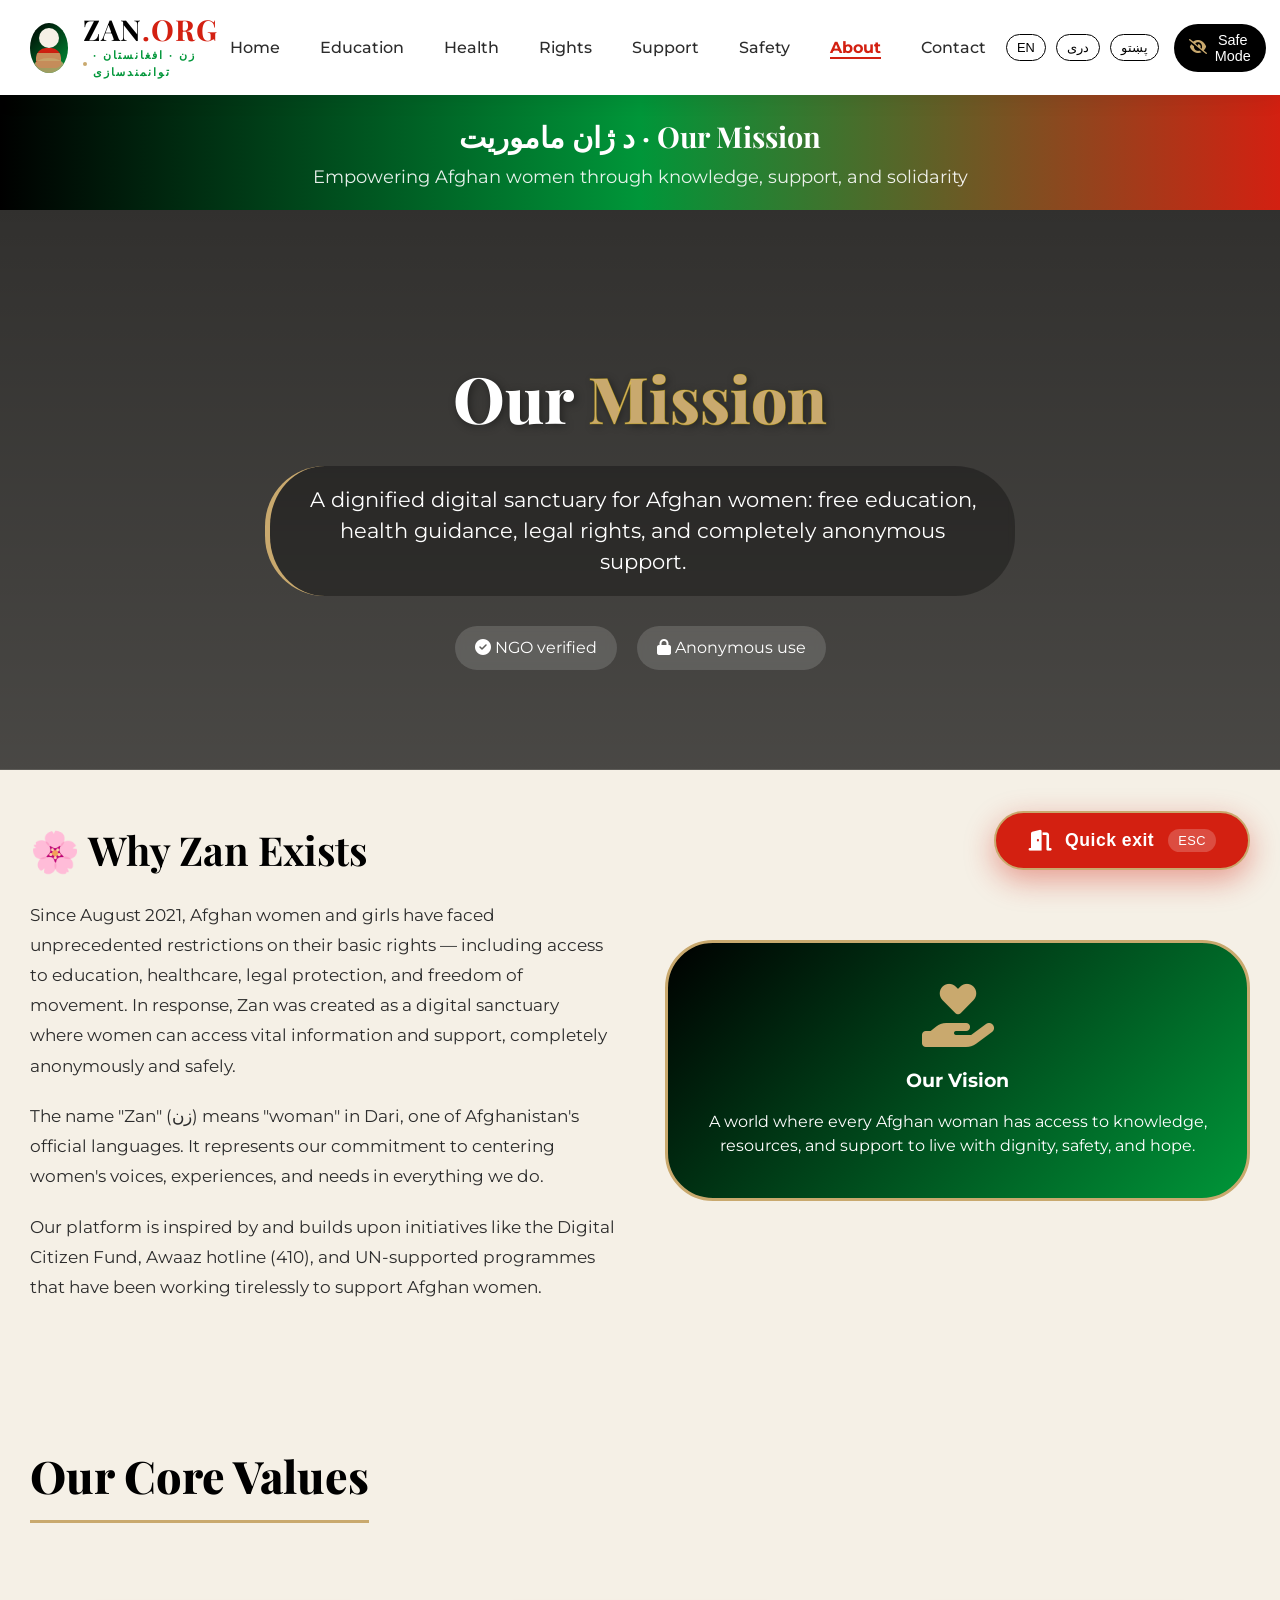
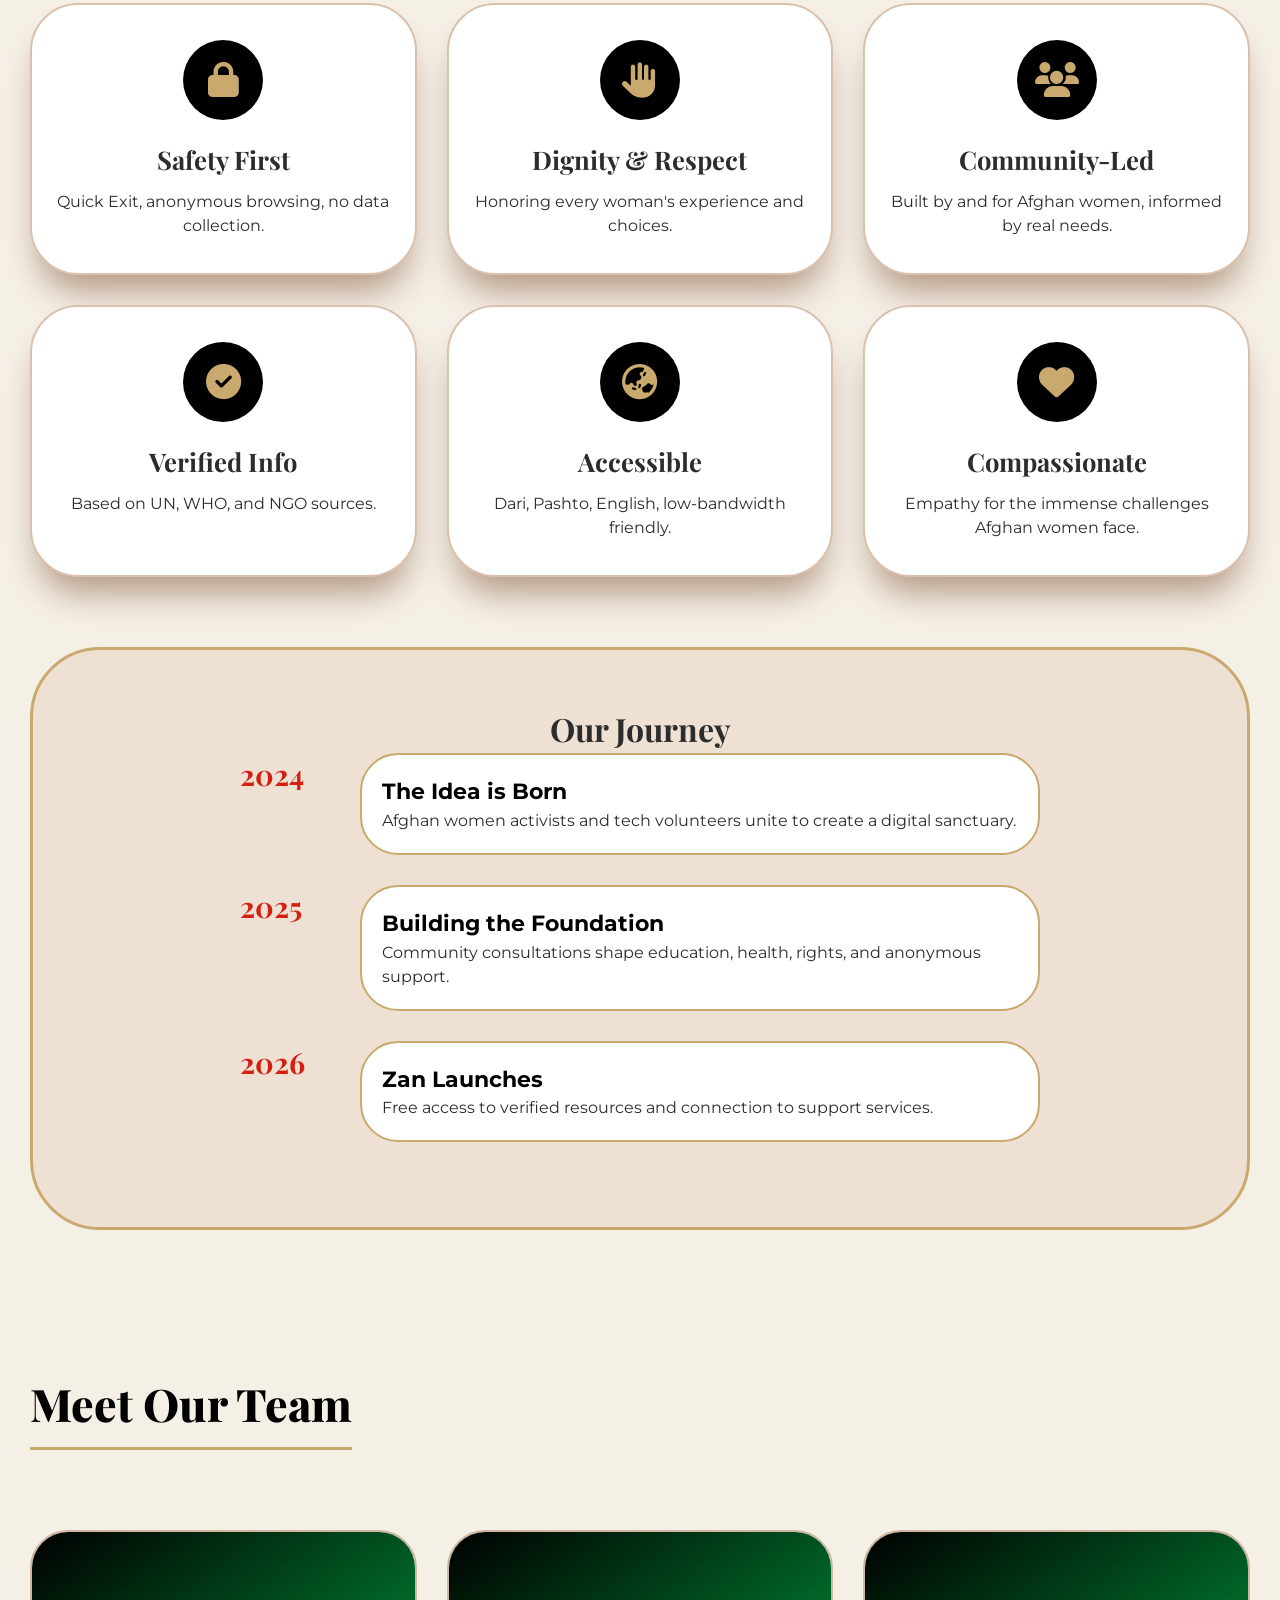
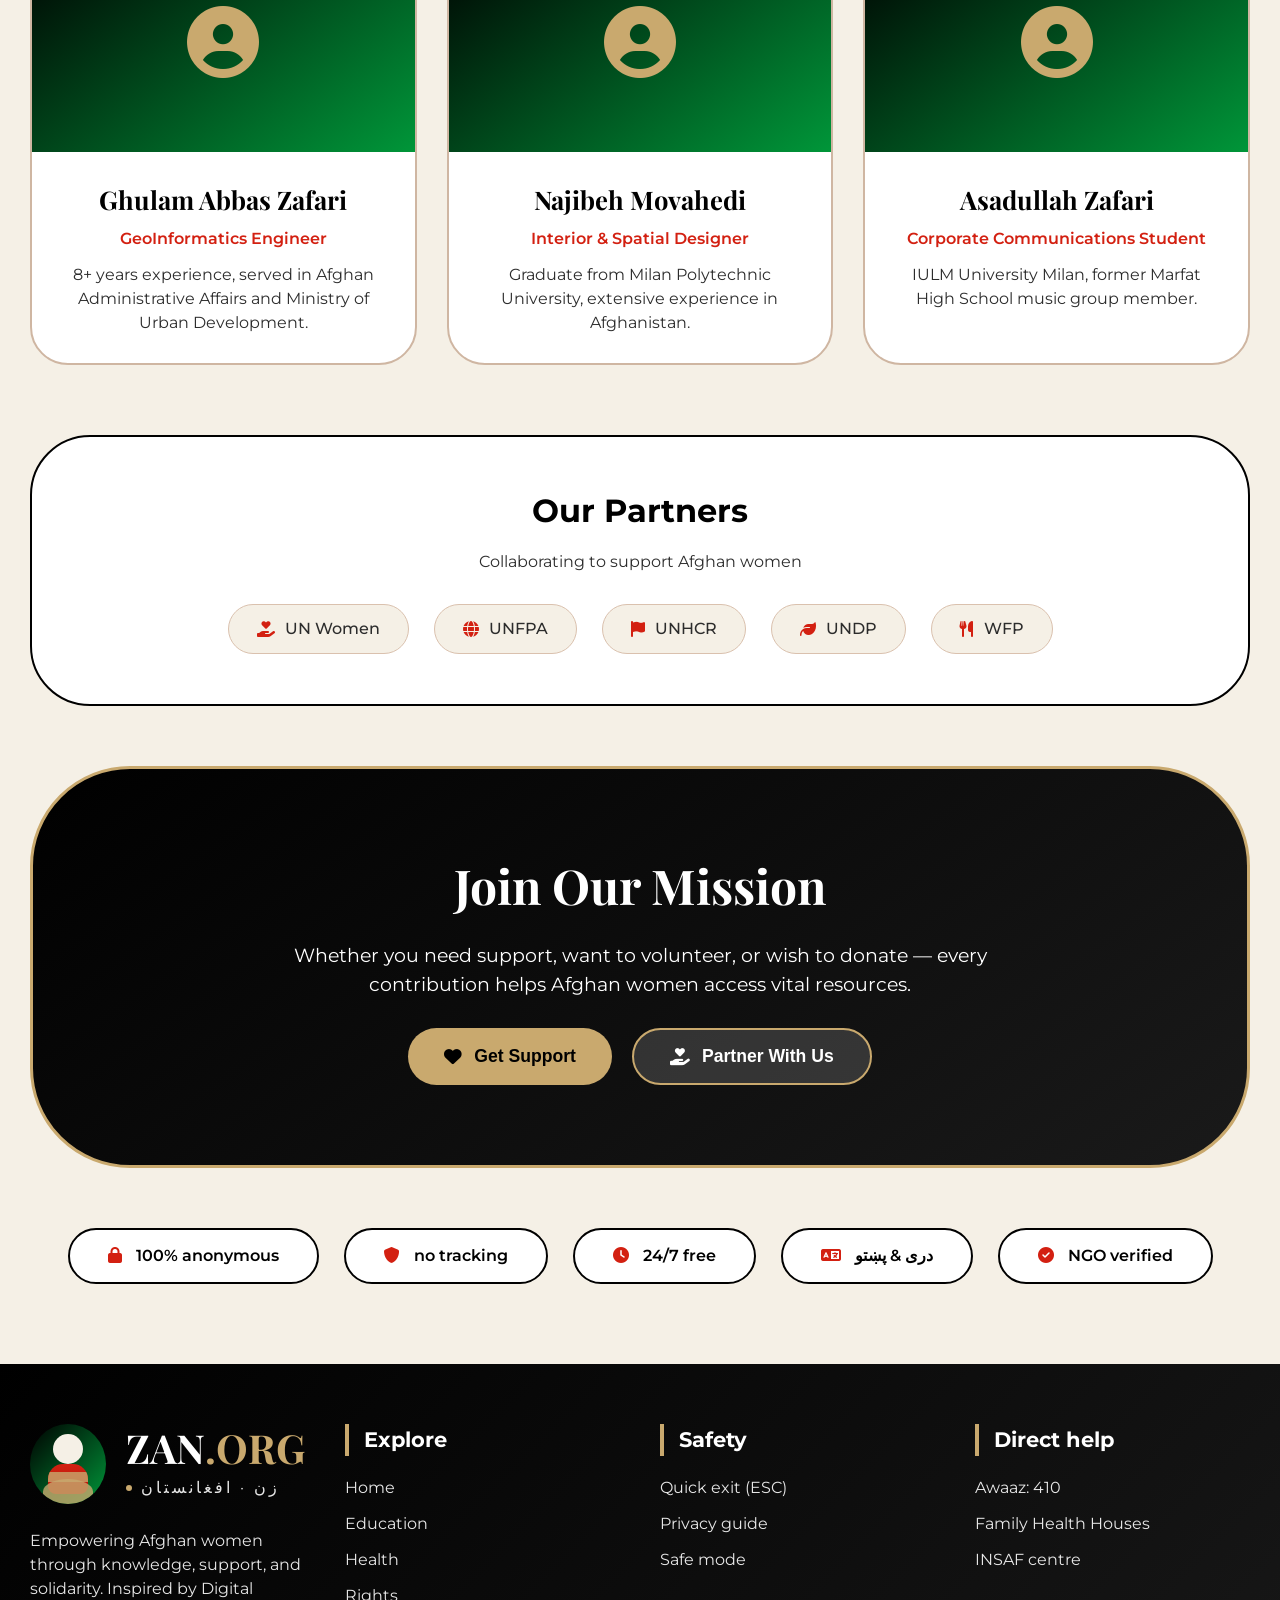
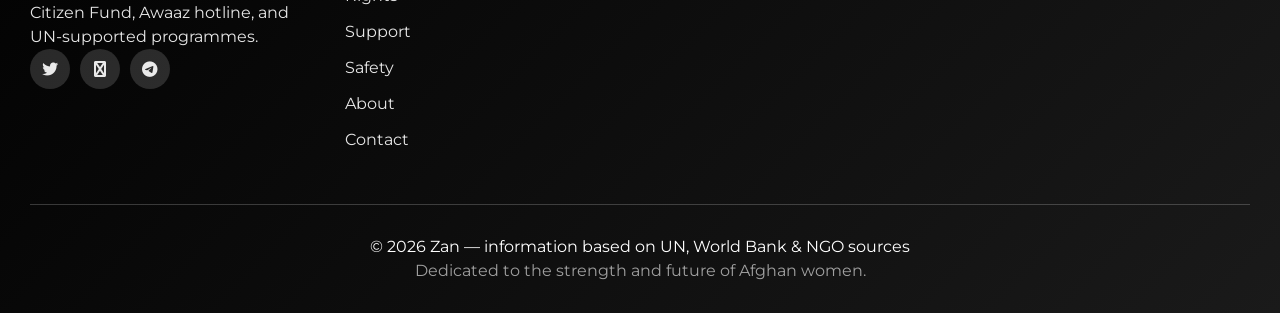
<file: templates/about.html>
<!DOCTYPE html>
<html lang="en">
<head>
    <meta charset="UTF-8">
    <meta name="viewport" content="width=device-width, initial-scale=1.0, maximum-scale=1.0, user-scalable=yes">
    <title>Zan | Our Mission – توانمندسازی زنان افغانستان | empowering Afghan women</title>
    <meta name="description" content="Learn about Zan's mission to empower Afghan women through education, health resources, legal rights, and anonymous support. Meet our team and partners.">
    <!-- fonts + icons  -->
    <link rel="preconnect" href="https://fonts.googleapis.com">
    <link rel="preconnect" href="https://fonts.gstatic.com" crossorigin>
    <link href="https://fonts.googleapis.com/css2?family=Cormorant+Garamond:wght@300;400;500;600;700&family=Montserrat:wght@300;400;500;600&family=Playfair+Display:wght@400;500;600;700;800;900&display=swap" rel="stylesheet">
    <link rel="stylesheet" href="https://cdnjs.cloudflare.com/ajax/libs/font-awesome/6.4.0/css/all.min.css">
    <style>
        /* ===== AFGHAN FLAG COLORS ===== */
        :root {
            --afghan-black: #000000;
            --afghan-red: #D32011;
            --afghan-green: #009639;
            --gold: #C9A96E;
            --cream: #F5F0E6;
            --charcoal: #2C2C2C;
            --warm-gray: #8C8C8C;
            --light-gray: #E8E5E0;
        }

        * {
            margin: 0;
            padding: 0;
            box-sizing: border-box;
        }

        body {
            font-family: 'Montserrat', sans-serif;
            background: var(--cream);
            color: var(--charcoal);
            line-height: 1.5;
            overflow-x: hidden;
        }

        /* ===== SAFE MODE (preserved from index) ===== */
        body.safe-mode {
            background: #f0f0f0;
        }
        body.safe-mode .safe-hidden {
            display: none !important;
        }
        body.safe-mode .safe-visible {
            display: block !important;
        }
        body.safe-mode .normal-content {
            display: none;
        }
        body.safe-mode .safe-content {
            display: block;
        }
        .safe-content {
            display: none;
        }
        .safe-visible {
            display: none;
        }
        .safe-mode-banner {
            background: var(--afghan-black);
            color: white;
            padding: 10px;
            text-align: center;
            font-weight: bold;
            display: none;
        }
        body.safe-mode .safe-mode-banner {
            display: block;
        }

        /* ===== CULTURAL LOGO (exactly from index) ===== */
        .logo-container {
            display: flex;
            align-items: center;
            gap: 15px;
            text-decoration: none;
            z-index: 1001;
        }
        .logo-symbol {
            position: relative;
            width: 50px;
            height: 50px;
            display: flex;
            align-items: center;
            justify-content: center;
            background: linear-gradient(135deg, var(--afghan-black) 0%, var(--afghan-green) 100%);
            border-radius: 50%;
            overflow: hidden;
        }
        .logo-woman-silhouette {
            width: 30px;
            height: 40px;
            position: relative;
        }
        .logo-woman-head {
            width: 20px;
            height: 20px;
            background: var(--cream);
            border-radius: 50%;
            position: absolute;
            top: 0;
            left: 5px;
        }
        .logo-woman-body {
            width: 25px;
            height: 20px;
            background: linear-gradient(180deg, var(--afghan-red) 0%, #B3180A 100%);
            position: absolute;
            bottom: 0;
            left: 2.5px;
            border-radius: 10px 10px 5px 5px;
            overflow: hidden;
        }
        .logo-woman-body::after {
            content: '';
            position: absolute;
            top: 5px;
            left: 0;
            right: 0;
            height: 8px;
            background: var(--gold);
            opacity: 0.8;
        }
        .logo-sunrise {
            position: absolute;
            bottom: -5px;
            left: 0;
            right: 0;
            height: 15px;
            background: var(--gold);
            border-radius: 50% 50% 0 0;
            opacity: 0.8;
        }
        .logo-text {
            display: flex;
            flex-direction: column;
        }
        .logo-name {
            font-family: 'Playfair Display', serif;
            font-size: 1.8rem;
            font-weight: 700;
            color: var(--afghan-black);
            line-height: 1;
            letter-spacing: 1px;
            text-transform: uppercase;
        }
        .logo-name span {
            color: var(--afghan-red);
        }
        .logo-tagline {
            font-family: 'Montserrat', sans-serif;
            font-size: 0.7rem;
            color: var(--afghan-green);
            letter-spacing: 2px;
            text-transform: uppercase;
            margin-top: 3px;
            font-weight: 600;
            position: relative;
            padding-left: 10px;
        }
        .logo-tagline::before {
            content: '';
            position: absolute;
            left: 0;
            top: 50%;
            transform: translateY(-50%);
            width: 4px;
            height: 4px;
            background: var(--gold);
            border-radius: 50%;
        }

        /* ===== NAVIGATION (from index) ===== */
        .navbar {
            background: white;
            box-shadow: 0 4px 20px rgba(0,0,0,0.08);
            position: sticky;
            top: 0;
            z-index: 1000;
            padding: 15px 0;
        }
        .navbar .container {
            max-width: 1300px;
            margin: 0 auto;
            padding: 0 30px;
            display: flex;
            justify-content: space-between;
            align-items: center;
        }
        .nav-links {
            display: flex;
            gap: 40px;
            list-style: none;
        }
        .nav-links a {
            text-decoration: none;
            color: var(--charcoal);
            font-weight: 500;
            font-size: 1rem;
            transition: color 0.2s;
            font-family: 'Montserrat', sans-serif;
        }
        .nav-links a:hover {
            color: var(--afghan-red);
        }
        .nav-links a.active {
            color: var(--afghan-red);
            font-weight: 700;
            border-bottom: 2px solid var(--afghan-red);
        }
        .language-selector {
            display: flex;
            gap: 10px;
            margin-left: 20px;
        }
        .lang-btn {
            background: none;
            border: 1px solid var(--afghan-black);
            padding: 5px 10px;
            border-radius: 20px;
            cursor: pointer;
            font-size: 0.8rem;
            transition: all 0.3s;
        }
        .lang-btn:hover {
            background: var(--afghan-black);
            color: white;
        }
        .safe-mode-toggle {
            background: var(--afghan-black);
            color: white;
            border: none;
            padding: 8px 15px;
            border-radius: 30px;
            cursor: pointer;
            font-size: 0.9rem;
            margin-left: 15px;
            display: flex;
            align-items: center;
            gap: 8px;
        }
        .safe-mode-toggle i {
            color: var(--gold);
        }

        /* ===== HAMBURGER MENU (index style) ===== */
        .hamburger {
            display: none;
            flex-direction: column;
            cursor: pointer;
            gap: 6px;
            z-index: 1001;
        }
        .hamburger span {
            width: 30px;
            height: 3px;
            background: var(--afghan-black);
            border-radius: 3px;
            transition: 0.3s;
        }
        .hamburger.active span:nth-child(1) {
            transform: rotate(45deg) translate(8px, 8px);
        }
        .hamburger.active span:nth-child(2) {
            opacity: 0;
        }
        .hamburger.active span:nth-child(3) {
            transform: rotate(-45deg) translate(5px, -5px);
        }
        .mobile-menu {
            position: fixed;
            top: 0;
            right: -100%;
            width: 80%;
            max-width: 400px;
            height: 100vh;
            background: white;
            z-index: 2000;
            padding: 100px 40px 40px;
            box-shadow: -5px 0 30px rgba(0,0,0,0.1);
            transition: right 0.3s ease;
            overflow-y: auto;
        }
        .mobile-menu.active {
            right: 0;
        }
        .mobile-menu ul {
            list-style: none;
        }
        .mobile-menu li {
            margin-bottom: 25px;
        }
        .mobile-menu a {
            text-decoration: none;
            color: var(--charcoal);
            font-size: 1.3rem;
            font-weight: 600;
            display: block;
            padding: 10px 0;
            border-bottom: 1px solid #eee;
            transition: color 0.2s;
        }
        .mobile-menu a:hover, .mobile-menu a.active {
            color: var(--afghan-red);
        }
        .mobile-menu-close {
            position: absolute;
            top: 30px;
            right: 30px;
            font-size: 2rem;
            cursor: pointer;
            color: var(--charcoal);
        }
        .overlay {
            position: fixed;
            top: 0;
            left: 0;
            width: 100%;
            height: 100%;
            background: rgba(0,0,0,0.5);
            z-index: 1500;
            display: none;
        }
        .overlay.active {
            display: block;
        }

        /* ===== QUICK EXIT BUTTON ===== */
        .quick-exit-link {
            position: fixed;
            bottom: 30px;
            right: 30px;
            background: var(--afghan-red);
            color: white;
            border: 2px solid var(--gold);
            padding: 16px 32px;
            border-radius: 60px;
            z-index: 10000;
            display: flex;
            align-items: center;
            gap: 14px;
            font-weight: 700;
            cursor: pointer;
            transition: all 0.3s ease;
            box-shadow: 0 10px 30px rgba(211, 32, 17, 0.4);
            font-size: 1.1rem;
            letter-spacing: 0.5px;
        }
        .quick-exit-link i {
            color: white;
            font-size: 1.3rem;
        }
        .quick-exit-link:hover {
            background: #b0281a;
            transform: translateY(-3px);
            box-shadow: 0 15px 40px rgba(211, 32, 17, 0.6);
        }
        .exit-shortcut {
            background: rgba(255,255,255,0.2);
            padding: 4px 10px;
            border-radius: 30px;
            font-size: 0.8rem;
            font-weight: 500;
        }

        /* ===== RESILIENCE BANNER ===== */
        .resilience-banner {
            background: linear-gradient(90deg, var(--afghan-black), var(--afghan-green), var(--afghan-red));
            color: white;
            padding: 20px 0;
            text-align: center;
        }
        .resilience-banner h3 {
            font-family: 'Playfair Display', serif;
            font-size: 1.8rem;
            margin-bottom: 5px;
        }
        .resilience-banner p {
            font-size: 1.1rem;
            opacity: 0.9;
        }

        /* ===== HERO ===== */
        .page-hero {
            background: linear-gradient(rgba(0, 0, 0, 0.8), rgba(0, 0, 0, 0.7)),
                        url('https://images.unsplash.com/photo-1522202176988-66273c2fd55f?q=80&w=2071&auto=format&fit=crop');
            background-size: cover;
            background-position: center 30%;
            color: white;
            padding: 140px 0 100px;
            text-align: center;
        }
        .page-hero h1 {
            font-family: 'Playfair Display', serif;
            font-size: 4rem;
            font-weight: 800;
            margin-bottom: 20px;
            text-shadow: 2px 2px 8px rgba(0,0,0,0.4);
        }
        .page-hero h1 span {
            color: var(--gold);
            -webkit-text-stroke: 1px rgba(255,215,0,0.3);
        }
        .page-hero p {
            font-size: 1.3rem;
            max-width: 750px;
            margin: 0 auto 30px;
            font-weight: 400;
            background: rgba(0,0,0,0.3);
            backdrop-filter: blur(4px);
            padding: 18px 30px;
            border-radius: 60px;
            border-left: 5px solid var(--gold);
        }

        /* ===== CONTAINER + CORE SECTIONS ===== */
        .container {
            max-width: 1300px;
            margin: 0 auto;
            padding: 0 30px;
        }
        .section-heading {
            font-family: 'Playfair Display', serif;
            font-size: 2.8rem;
            font-weight: 800;
            color: var(--afghan-black);
            margin: 70px 0 40px;
            border-bottom: 3px solid var(--gold);
            display: inline-block;
            padding-bottom: 10px;
        }

        /* mission grid */
        .mission-grid {
            display: grid;
            grid-template-columns: 1fr 1fr;
            gap: 50px;
            align-items: center;
            margin: 50px 0;
        }
        .mission-content h2 {
            font-family: 'Playfair Display', serif;
            font-size: 2.5rem;
            color: var(--afghan-black);
            margin-bottom: 20px;
        }
        .mission-content p {
            line-height: 1.8;
            margin-bottom: 20px;
            font-size: 1.05rem;
        }
        .mission-image {
            background: linear-gradient(135deg, var(--afghan-black), var(--afghan-green));
            border-radius: 48px;
            padding: 40px;
            color: white;
            text-align: center;
            border: 3px solid var(--gold);
        }
        .mission-image i {
            font-size: 4rem;
            color: var(--gold);
            margin-bottom: 20px;
        }

        /* values cards */
        .values-grid {
            display: grid;
            grid-template-columns: repeat(3, 1fr);
            gap: 30px;
            margin: 40px 0;
        }
        .value-card {
            background: white;
            border-radius: 48px;
            padding: 35px 20px;
            text-align: center;
            box-shadow: 0 25px 35px -10px #b29681;
            transition: 0.25s;
            border: 2px solid #dac1ae;
        }
        .value-card:hover {
            transform: translateY(-12px);
            border-color: var(--afghan-red);
        }
        .value-icon {
            width: 80px;
            height: 80px;
            background: var(--afghan-black);
            border-radius: 50%;
            display: flex;
            align-items: center;
            justify-content: center;
            margin: 0 auto 20px;
            color: var(--gold);
            font-size: 2.2rem;
        }
        .value-card h3 {
            font-size: 1.6rem;
            font-family: 'Playfair Display', serif;
            margin-bottom: 12px;
        }

        /* team cards */
        .team-grid {
            display: grid;
            grid-template-columns: repeat(3, 1fr);
            gap: 30px;
            margin: 40px 0 70px;
        }
        .team-card {
            background: white;
            border-radius: 38px;
            overflow: hidden;
            border: 2px solid #cfb6a2;
            transition: 0.3s;
        }
        .team-card:hover {
            transform: translateY(-10px);
            border-color: var(--afghan-black);
        }
        .team-image {
            height: 220px;
            background: linear-gradient(145deg, var(--afghan-black), var(--afghan-green));
            display: flex;
            align-items: center;
            justify-content: center;
            color: var(--gold);
            font-size: 4.5rem;
        }
        .team-info {
            padding: 28px;
            text-align: center;
        }
        .team-info h3 {
            font-size: 1.6rem;
            font-family: 'Playfair Display', serif;
            color: var(--afghan-black);
        }
        .role {
            color: var(--afghan-red);
            font-weight: 600;
            margin: 8px 0 12px;
        }

        /* timeline */
        .timeline-section {
            background: #efe0d4;
            border-radius: 70px;
            padding: 55px 50px;
            margin: 70px 0;
            border: 3px solid var(--gold);
        }
        .timeline {
            max-width: 800px;
            margin: 0 auto;
        }
        .timeline-item {
            display: flex;
            margin-bottom: 30px;
            gap: 20px;
        }
        .timeline-year {
            min-width: 100px;
            font-size: 1.8rem;
            font-weight: 700;
            color: var(--afghan-red);
            font-family: 'Playfair Display', serif;
        }
        .timeline-content {
            background: white;
            padding: 20px;
            border-radius: 38px;
            border: 2px solid var(--gold);
            flex: 1;
        }
        .timeline-content h4 {
            font-size: 1.4rem;
            color: var(--afghan-black);
        }

        /* partners */
        .partners-section {
            background: white;
            border-radius: 60px;
            padding: 50px 40px;
            text-align: center;
            margin: 50px 0;
            border: 2px solid var(--afghan-black);
        }
        .partner-logos {
            display: flex;
            gap: 25px;
            justify-content: center;
            flex-wrap: wrap;
            margin-top: 30px;
        }
        .partner-logo {
            background: var(--cream);
            padding: 12px 28px;
            border-radius: 40px;
            display: inline-flex;
            align-items: center;
            gap: 10px;
            border: 1px solid #dac1ae;
            font-weight: 500;
        }
        .partner-logo i {
            color: var(--afghan-red);
        }

        /* CTA section */
        .cta-section {
            background: linear-gradient(145deg, var(--afghan-black), #1a1a1a);
            border-radius: 100px;
            padding: 80px 50px;
            text-align: center;
            color: white;
            margin: 60px 0;
            border: 3px solid var(--gold);
        }
        .cta-section h2 {
            font-family: 'Playfair Display', serif;
            font-size: 3rem;
        }
        .cta-buttons {
            display: flex;
            gap: 20px;
            justify-content: center;
            flex-wrap: wrap;
            margin-top: 30px;
        }
        .cta-btn {
            padding: 16px 36px;
            border-radius: 60px;
            font-weight: 700;
            font-size: 1.1rem;
            cursor: pointer;
            transition: 0.3s;
            border: none;
            display: inline-flex;
            align-items: center;
            gap: 12px;
        }
        .cta-btn-primary {
            background: var(--gold);
            color: var(--afghan-black);
        }
        .cta-btn-primary:hover {
            background: white;
            transform: translateY(-3px);
        }
        .cta-btn-secondary {
            background: rgba(255,255,255,0.15);
            color: white;
            border: 2px solid var(--gold);
        }
        .cta-btn-secondary:hover {
            background: var(--gold);
            color: var(--afghan-black);
            transform: translateY(-3px);
        }

        /* trust badges */
        .trust-badges {
            display: flex;
            flex-wrap: wrap;
            gap: 25px;
            justify-content: center;
            margin: 40px 0 30px;
        }
        .badge {
            background: white;
            border-radius: 60px;
            padding: 14px 38px;
            border: 2px solid var(--afghan-black);
            font-weight: 600;
            color: var(--afghan-black);
        }
        .badge i { color: var(--afghan-red); margin-right: 10px; }

        /* FOOTER */
        .footer {
            background: linear-gradient(135deg, var(--afghan-black) 0%, #1a1a1a 100%);
            color: white;
            padding: 60px 0 30px;
            margin-top: 80px;
        }
        .footer .container {
            max-width: 1300px;
            margin: 0 auto;
            padding: 0 30px;
        }
        .footer-content {
            display: grid;
            grid-template-columns: repeat(auto-fit, minmax(250px, 1fr));
            gap: 40px;
            margin-bottom: 40px;
        }
        .footer-logo-container {
            display: flex;
            align-items: center;
            gap: 20px;
            margin-bottom: 25px;
            text-decoration: none;
        }
        .footer-logo-symbol {
            width: 80px;
            height: 80px;
            display: flex;
            align-items: center;
            justify-content: center;
            background: linear-gradient(135deg, var(--afghan-black) 0%, var(--afghan-green) 100%);
            border-radius: 50%;
            overflow: hidden;
        }
        .footer-logo-woman-silhouette {
            width: 50px;
            height: 60px;
            position: relative;
        }
        .footer-logo-woman-head {
            width: 30px;
            height: 30px;
            background: var(--cream);
            border-radius: 50%;
            position: absolute;
            top: 0;
            left: 10px;
        }
        .footer-logo-woman-body {
            width: 40px;
            height: 30px;
            background: linear-gradient(180deg, var(--afghan-red) 0%, #B3180A 100%);
            position: absolute;
            bottom: 0;
            left: 5px;
            border-radius: 15px 15px 8px 8px;
            overflow: hidden;
        }
        .footer-logo-woman-body::after {
            content: '';
            position: absolute;
            top: 8px;
            left: 0;
            right: 0;
            height: 10px;
            background: var(--gold);
            opacity: 0.8;
        }
        .footer-logo-sunrise {
            position: absolute;
            bottom: -10px;
            left: 0;
            right: 0;
            height: 25px;
            background: var(--gold);
            border-radius: 50% 50% 0 0;
            opacity: 0.8;
        }
        .footer-logo-text {
            display: flex;
            flex-direction: column;
        }
        .footer-logo-name {
            font-family: 'Playfair Display', serif;
            font-size: 2.5rem;
            font-weight: 700;
            color: white;
            line-height: 1;
            text-transform: uppercase;
        }
        .footer-logo-name span { color: var(--gold); }
        .footer-logo-tagline {
            font-family: 'Montserrat', sans-serif;
            font-size: 1rem;
            color: rgba(255,255,255,0.9);
            letter-spacing: 3px;
            text-transform: uppercase;
            margin-top: 8px;
            padding-left: 15px;
            position: relative;
        }
        .footer-logo-tagline::before {
            content: '';
            position: absolute;
            left: 0;
            top: 50%;
            transform: translateY(-50%);
            width: 6px;
            height: 6px;
            background: var(--gold);
            border-radius: 50%;
        }
        .footer h4 {
            font-size: 1.3rem;
            border-left: 4px solid var(--gold);
            padding-left: 15px;
            margin-bottom: 20px;
        }
        .footer ul { list-style: none; padding: 0; }
        .footer ul li { margin-bottom: 12px; }
        .footer a { color: rgba(255,255,255,0.9); text-decoration: none; }
        .footer a:hover { color: var(--gold); }
        .social-links a {
            width: 40px;
            height: 40px;
            background: rgba(255,255,255,0.15);
            border-radius: 50%;
            display: inline-flex;
            align-items: center;
            justify-content: center;
            margin-right: 10px;
            transition: 0.3s;
        }
        .social-links a:hover { background: var(--gold); color: var(--afghan-black); }

        /* RESPONSIVE */
        @media (max-width: 1000px) {
            .values-grid, .team-grid { grid-template-columns: repeat(2, 1fr); }
            .mission-grid { grid-template-columns: 1fr; gap: 30px; }
        }
        @media (max-width: 700px) {
            .nav-links, .language-selector, .safe-mode-toggle span { display: none; }
            .hamburger { display: flex; }
            .values-grid, .team-grid { grid-template-columns: 1fr; }
            .page-hero h1 { font-size: 2.8rem; }
            .page-hero p { font-size: 1.1rem; }
            .section-heading { font-size: 2rem; }
            .quick-exit-link { padding: 12px 24px; bottom: 20px; right: 20px; font-size: 0.9rem; }
            .exit-shortcut { display: none; }
            .timeline-item { flex-direction: column; }
            .timeline-year { margin-bottom: 8px; }
            .cta-section { padding: 50px 25px; }
            .cta-section h2 { font-size: 2.2rem; }
        }
        @media (max-width: 480px) {
            .page-hero h1 { font-size: 2.2rem; }
        }
    </style>
</head>
<body>
    <!-- Safe Mode Banner -->
    <div class="safe-mode-banner">
        <i class="fas fa-shield-alt"></i> Safe Mode Active - Household Tips
    </div>

    <!-- quick exit - BOTTOM RIGHT CORNER -->
    <button class="quick-exit-link" onclick="quickExit()">
        <i class="fa-solid fa-door-open"></i>
        <span>Quick exit</span>
        <span class="exit-shortcut">ESC</span>
    </button>

    <!-- Mobile Menu Overlay -->
    <div class="overlay" id="overlay" onclick="closeMobileMenu()"></div>

    <!-- Mobile Menu -->
    <div class="mobile-menu" id="mobileMenu">
        <div class="mobile-menu-close" onclick="closeMobileMenu()">×</div>
        <ul>
            <li><a href="/" onclick="closeMobileMenu()">Home</a></li>
            <li><a href="/education" onclick="closeMobileMenu()">Education</a></li>
            <li><a href="/health" onclick="closeMobileMenu()">Health</a></li>
            <li><a href="/rights" onclick="closeMobileMenu()">Rights</a></li>
            <li><a href="/support" onclick="closeMobileMenu()">Support</a></li>
            <li><a href="/safety" onclick="closeMobileMenu()">Safety</a></li>
            <li><a href="/about" class="active" onclick="closeMobileMenu()">About</a></li>
            <li><a href="/contact" onclick="closeMobileMenu()">Contact</a></li>
        </ul>
    </div>

    <!-- Navigation -->
    <nav class="navbar">
        <div class="container">
            <a href="/" class="logo-container">
                <div class="logo-symbol">
                    <div class="logo-woman-silhouette">
                        <div class="logo-woman-head"></div>
                        <div class="logo-woman-body"></div>
                        <div class="logo-sunrise"></div>
                    </div>
                </div>
                <div class="logo-text">
                    <div class="logo-name">ZAN<span>.org</span></div>
                    <div class="logo-tagline">زن · افغانستان · توانمندسازی</div>
                </div>
            </a>
            <ul class="nav-links">
                <li><a href="/">Home</a></li>
                <li><a href="/education">Education</a></li>
                <li><a href="/health">Health</a></li>
                <li><a href="/rights">Rights</a></li>
                <li><a href="/support">Support</a></li>
                <li><a href="/safety">Safety</a></li>
                <li><a href="/about" class="active">About</a></li>
                <li><a href="/contact">Contact</a></li>
            </ul>
            <div style="display: flex; align-items: center;">
                <div class="language-selector">
                    <button class="lang-btn" onclick="setLanguage('en')">EN</button>
                    <button class="lang-btn" onclick="setLanguage('fa')">دری</button>
                    <button class="lang-btn" onclick="setLanguage('ps')">پښتو</button>
                </div>
                <button class="safe-mode-toggle" onclick="toggleSafeMode()">
                    <i class="fas fa-eye-slash"></i>
                    <span>Safe Mode</span>
                </button>
            </div>
            <div class="hamburger" id="hamburger" onclick="toggleMobileMenu()">
                <span></span>
                <span></span>
                <span></span>
            </div>
        </div>
    </nav>

    <!-- Normal Content -->
    <div class="normal-content">
        <!-- Resilience Banner -->
        <section class="resilience-banner">
            <div class="container">
                <h3>د ژان ماموریت · Our Mission</h3>
                <p>Empowering Afghan women through knowledge, support, and solidarity</p>
            </div>
        </section>

        <!-- Hero -->
        <section class="page-hero">
            <div class="container">
                <h1>Our <span>Mission</span></h1>
                <p>A dignified digital sanctuary for Afghan women: free education, health guidance, legal rights, and completely anonymous support.</p>
                <div class="trust-indicators" style="display: flex; flex-wrap: wrap; gap: 20px; justify-content: center; margin-top: 20px;">
                    <span class="trust-badge" style="background:rgba(255,255,255,0.15); backdrop-filter:blur(5px); padding:10px 20px; border-radius:40px;"><i class="fas fa-check-circle"></i> NGO verified</span>
                    <span class="trust-badge" style="background:rgba(255,255,255,0.15); backdrop-filter:blur(5px); padding:10px 20px; border-radius:40px;"><i class="fas fa-lock"></i> Anonymous use</span>
                </div>
            </div>
        </section>

        <div class="container">
            <!-- Mission statement -->
            <div class="mission-grid">
                <div class="mission-content">
                    <h2>🌸 Why Zan Exists</h2>
                    <p>Since August 2021, Afghan women and girls have faced unprecedented restrictions on their basic rights — including access to education, healthcare, legal protection, and freedom of movement. In response, Zan was created as a digital sanctuary where women can access vital information and support, completely anonymously and safely.</p>
                    <p>The name "Zan" (زن) means "woman" in Dari, one of Afghanistan's official languages. It represents our commitment to centering women's voices, experiences, and needs in everything we do.</p>
                    <p>Our platform is inspired by and builds upon initiatives like the Digital Citizen Fund, Awaaz hotline (410), and UN‑supported programmes that have been working tirelessly to support Afghan women.</p>
                </div>
                <div class="mission-image">
                    <i class="fas fa-hand-holding-heart"></i>
                    <h3 style="color: white; margin-bottom: 15px;">Our Vision</h3>
                    <p style="color: white;">A world where every Afghan woman has access to knowledge, resources, and support to live with dignity, safety, and hope.</p>
                </div>
            </div>

            <!-- Core values -->
            <h2 class="section-heading">Our Core Values</h2>
            <div class="values-grid">
                <div class="value-card"><div class="value-icon"><i class="fas fa-lock"></i></div><h3>Safety First</h3><p>Quick Exit, anonymous browsing, no data collection.</p></div>
                <div class="value-card"><div class="value-icon"><i class="fas fa-hand"></i></div><h3>Dignity & Respect</h3><p>Honoring every woman's experience and choices.</p></div>
                <div class="value-card"><div class="value-icon"><i class="fas fa-users"></i></div><h3>Community-Led</h3><p>Built by and for Afghan women, informed by real needs.</p></div>
                <div class="value-card"><div class="value-icon"><i class="fas fa-check-circle"></i></div><h3>Verified Info</h3><p>Based on UN, WHO, and NGO sources.</p></div>
                <div class="value-card"><div class="value-icon"><i class="fas fa-globe-asia"></i></div><h3>Accessible</h3><p>Dari, Pashto, English, low-bandwidth friendly.</p></div>
                <div class="value-card"><div class="value-icon"><i class="fas fa-heart"></i></div><h3>Compassionate</h3><p>Empathy for the immense challenges Afghan women face.</p></div>
            </div>

            <!-- Timeline -->
            <div class="timeline-section">
                <h2 style="font-family:'Playfair Display', serif; font-size:2rem; text-align:center;">Our Journey</h2>
                <div class="timeline">
                    <div class="timeline-item"><div class="timeline-year">2024</div><div class="timeline-content"><h4>The Idea is Born</h4><p>Afghan women activists and tech volunteers unite to create a digital sanctuary.</p></div></div>
                    <div class="timeline-item"><div class="timeline-year">2025</div><div class="timeline-content"><h4>Building the Foundation</h4><p>Community consultations shape education, health, rights, and anonymous support.</p></div></div>
                    <div class="timeline-item"><div class="timeline-year">2026</div><div class="timeline-content"><h4>Zan Launches</h4><p>Free access to verified resources and connection to support services.</p></div></div>
                </div>
            </div>

            <!-- Team Section -->
            <h2 class="section-heading">Meet Our Team</h2>
            <div class="team-grid">
                <div class="team-card"><div class="team-image"><i class="fas fa-user-circle"></i></div><div class="team-info"><h3>Ghulam Abbas Zafari</h3><div class="role">GeoInformatics Engineer</div><p>8+ years experience, served in Afghan Administrative Affairs and Ministry of Urban Development.</p></div></div>
                <div class="team-card"><div class="team-image"><i class="fas fa-user-circle"></i></div><div class="team-info"><h3>Najibeh Movahedi</h3><div class="role">Interior & Spatial Designer</div><p>Graduate from Milan Polytechnic University, extensive experience in Afghanistan.</p></div></div>
                <div class="team-card"><div class="team-image"><i class="fas fa-user-circle"></i></div><div class="team-info"><h3>Asadullah Zafari</h3><div class="role">Corporate Communications Student</div><p>IULM University Milan, former Marfat High School music group member.</p></div></div>
            </div>

            <!-- Partners -->
            <div class="partners-section">
                <h3 style="font-size: 2rem; color: var(--afghan-black);">Our Partners</h3>
                <p style="margin:15px 0;">Collaborating to support Afghan women</p>
                <div class="partner-logos">
                    <div class="partner-logo"><i class="fas fa-hand-holding-heart"></i> UN Women</div>
                    <div class="partner-logo"><i class="fas fa-globe"></i> UNFPA</div>
                    <div class="partner-logo"><i class="fas fa-flag"></i> UNHCR</div>
                    <div class="partner-logo"><i class="fas fa-leaf"></i> UNDP</div>
                    <div class="partner-logo"><i class="fas fa-utensils"></i> WFP</div>
                </div>
            </div>

            <!-- CTA Section -->
            <div class="cta-section">
                <h2>Join Our Mission</h2>
                <p style="font-size:1.2rem; max-width:700px; margin:20px auto;">Whether you need support, want to volunteer, or wish to donate — every contribution helps Afghan women access vital resources.</p>
                <div class="cta-buttons">
                    <button class="cta-btn cta-btn-primary" onclick="window.location.href='/support'"><i class="fas fa-heart"></i> Get Support</button>
                    <button class="cta-btn cta-btn-secondary" onclick="window.location.href='/contact'"><i class="fas fa-hand-holding-heart"></i> Partner With Us</button>
                </div>
            </div>

            <!-- Trust badges -->
            <div class="trust-badges">
                <div class="badge"><i class="fas fa-lock"></i> 100% anonymous</div>
                <div class="badge"><i class="fas fa-shield"></i> no tracking</div>
                <div class="badge"><i class="fas fa-clock"></i> 24/7 free</div>
                <div class="badge"><i class="fas fa-language"></i> دری & پښتو</div>
                <div class="badge"><i class="fas fa-check-circle"></i> NGO verified</div>
            </div>
        </div>
    </div>

    <!-- Safe Mode Content -->
    <div class="safe-content">
        <div class="container" style="padding: 50px 0;">
            <h2 style="font-family: 'Playfair Display', serif; font-size: 2.5rem; color: var(--afghan-black);"><i class="fas fa-utensils"></i> Healthy Cooking & Family Tips</h2>
            <div class="safe-recipe-card" style="background:white; border-radius:20px; padding:20px; margin-bottom:20px;"><h4>Today's Recipe: Nutritious Lentil Soup</h4><p>Red lentils, onions, garlic, turmeric, salt. Wash lentils, boil with spices for 30 minutes.</p></div>
            <div class="safe-recipe-card" style="background:white; border-radius:20px; padding:20px;"><h4>Household Tip: Saving Water</h4><p>Collect rainwater for plants. Reuse cooking water for garden.</p></div>
        </div>
    </div>

    <!-- FOOTER -->
    <footer class="footer">
        <div class="container">
            <div class="footer-content">
                <div><a href="/" class="footer-logo-container"><div class="footer-logo-symbol"><div class="footer-logo-woman-silhouette"><div class="footer-logo-woman-head"></div><div class="footer-logo-woman-body"></div><div class="footer-logo-sunrise"></div></div></div><div class="footer-logo-text"><div class="footer-logo-name">ZAN<span>.org</span></div><div class="footer-logo-tagline">زن · افغانستان</div></div></a><p style="color: rgba(255,255,255,0.9);">Empowering Afghan women through knowledge, support, and solidarity. Inspired by Digital Citizen Fund, Awaaz hotline, and UN‑supported programmes.</p><div class="social-links"><a href="#"><i class="fab fa-twitter"></i></a><a href="#"><i class="fab fa-signal"></i></a><a href="#"><i class="fab fa-telegram"></i></a></div></div>
                <div><h4>Explore</h4><ul><li><a href="/">Home</a></li><li><a href="/education">Education</a></li><li><a href="/health">Health</a></li><li><a href="/rights">Rights</a></li><li><a href="/support">Support</a></li><li><a href="/safety">Safety</a></li><li><a href="/about">About</a></li><li><a href="/contact">Contact</a></li></ul></div>
                <div><h4>Safety</h4><ul><li><a href="#" onclick="quickExit(); return false;">Quick exit (ESC)</a></li><li><a href="/safety#privacy">Privacy guide</a></li><li><a href="#" onclick="toggleSafeMode(); return false;">Safe mode</a></li></ul></div>
                <div><h4>Direct help</h4><ul><li><a href="tel:410">Awaaz: 410</a></li><li><a href="/health">Family Health Houses</a></li><li><a href="/rights#shelters">INSAF centre</a></li></ul></div>
            </div>
            <div style="text-align:center; border-top:1px solid rgba(255,255,255,0.2); padding-top:30px;"><p>© 2026 Zan — information based on UN, World Bank & NGO sources</p><p style="color:rgba(255,255,255,0.6);">Dedicated to the strength and future of Afghan women.</p></div>
        </div>
    </footer>

    <script>
        function quickExit() { window.location.href = 'https://www.google.com'; }
        function toggleSafeMode() { document.body.classList.toggle('safe-mode'); localStorage.setItem('safeMode', document.body.classList.contains('safe-mode')); const btnSpan = document.querySelector('.safe-mode-toggle span'); if(btnSpan) btnSpan.textContent = document.body.classList.contains('safe-mode') ? 'Normal Mode' : 'Safe Mode'; }
        function setLanguage(lang) { alert('Language changed to: ' + lang + ' (Translation files would load)'); localStorage.setItem('language', lang); }
        function toggleMobileMenu() { document.getElementById('mobileMenu').classList.toggle('active'); document.getElementById('overlay').classList.toggle('active'); document.getElementById('hamburger').classList.toggle('active'); }
        function closeMobileMenu() { document.getElementById('mobileMenu').classList.remove('active'); document.getElementById('overlay').classList.remove('active'); document.getElementById('hamburger').classList.remove('active'); }
        document.addEventListener('keydown', e => { if (e.key === 'Escape') quickExit(); });
        document.querySelectorAll('.mobile-menu a').forEach(link => link.addEventListener('click', closeMobileMenu));
        window.addEventListener('load', function() { if (localStorage.getItem('safeMode') === 'true') { document.body.classList.add('safe-mode'); const btnSpan = document.querySelector('.safe-mode-toggle span'); if(btnSpan) btnSpan.textContent = 'Normal Mode'; } });
    </script>
</body>
</html>
</file>
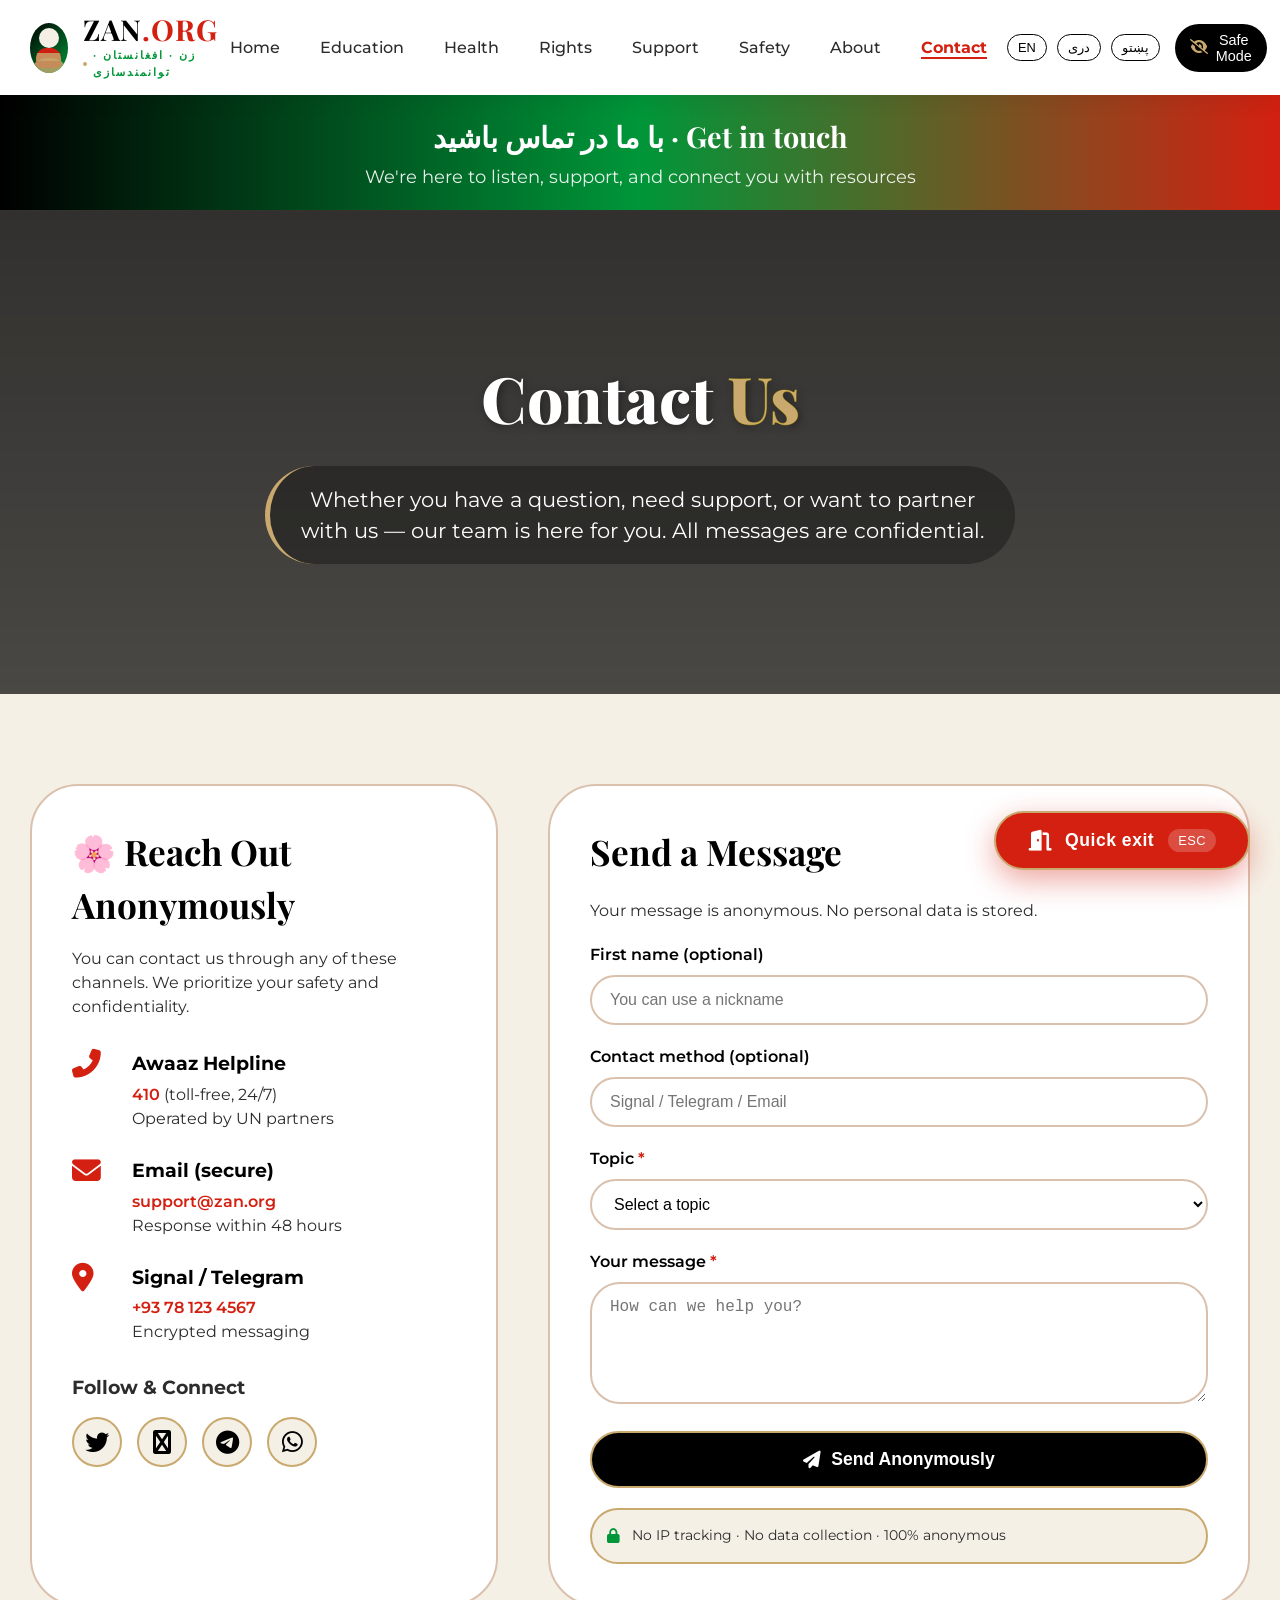
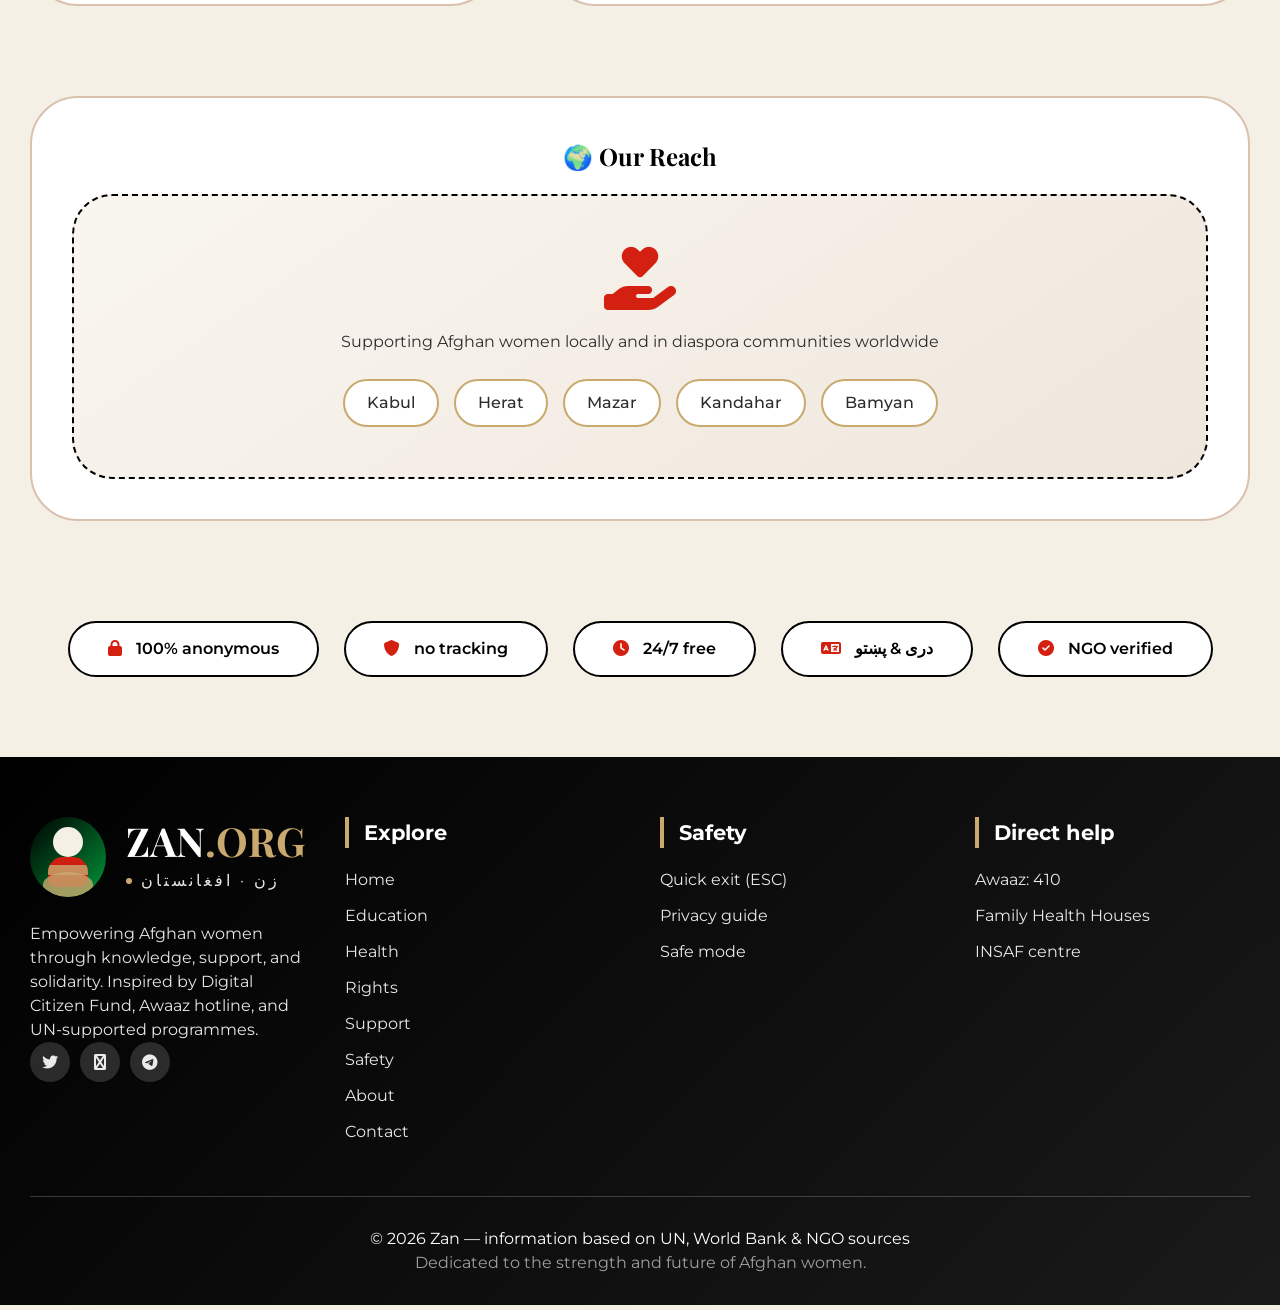
<file: templates/contact.html>
<!DOCTYPE html>
<html lang="en">
<head>
    <meta charset="UTF-8">
    <meta name="viewport" content="width=device-width, initial-scale=1.0, maximum-scale=1.0, user-scalable=yes">
    <title>Zan | Contact – توانمندسازی زنان افغانستان | empowering Afghan women</title>
    <meta name="description" content="Contact Zan – get in touch with our team for support, partnership inquiries, or questions about our resources for Afghan women.">
    <meta name="theme-color" content="#000000">
    <!-- fonts + icons (matching index) -->
    <link rel="preconnect" href="https://fonts.googleapis.com">
    <link rel="preconnect" href="https://fonts.gstatic.com" crossorigin>
    <link href="https://fonts.googleapis.com/css2?family=Cormorant+Garamond:wght@300;400;500;600;700&family=Montserrat:wght@300;400;500;600&family=Playfair+Display:wght@400;500;600;700;800;900&display=swap" rel="stylesheet">
    <link rel="stylesheet" href="https://cdnjs.cloudflare.com/ajax/libs/font-awesome/6.4.0/css/all.min.css">
    <style>
        /* ===== AFGHAN FLAG COLORS ===== */
        :root {
            --afghan-black: #000000;
            --afghan-red: #D32011;
            --afghan-green: #009639;
            --gold: #C9A96E;
            --cream: #F5F0E6;
            --charcoal: #2C2C2C;
            --warm-gray: #8C8C8C;
            --light-gray: #E8E5E0;
        }

        * {
            margin: 0;
            padding: 0;
            box-sizing: border-box;
        }

        body {
            font-family: 'Montserrat', sans-serif;
            background: var(--cream);
            color: var(--charcoal);
            line-height: 1.5;
            overflow-x: hidden;
        }

        /* ===== SAFE MODE (preserved from index) ===== */
        body.safe-mode {
            background: #f0f0f0;
        }
        body.safe-mode .safe-hidden {
            display: none !important;
        }
        body.safe-mode .safe-visible {
            display: block !important;
        }
        body.safe-mode .normal-content {
            display: none;
        }
        body.safe-mode .safe-content {
            display: block;
        }
        .safe-content {
            display: none;
        }
        .safe-visible {
            display: none;
        }
        .safe-mode-banner {
            background: var(--afghan-black);
            color: white;
            padding: 10px;
            text-align: center;
            font-weight: bold;
            display: none;
        }
        body.safe-mode .safe-mode-banner {
            display: block;
        }

        /* ===== CULTURAL LOGO (exactly from index) ===== */
        .logo-container {
            display: flex;
            align-items: center;
            gap: 15px;
            text-decoration: none;
            z-index: 1001;
        }
        .logo-symbol {
            position: relative;
            width: 50px;
            height: 50px;
            display: flex;
            align-items: center;
            justify-content: center;
            background: linear-gradient(135deg, var(--afghan-black) 0%, var(--afghan-green) 100%);
            border-radius: 50%;
            overflow: hidden;
        }
        .logo-woman-silhouette {
            width: 30px;
            height: 40px;
            position: relative;
        }
        .logo-woman-head {
            width: 20px;
            height: 20px;
            background: var(--cream);
            border-radius: 50%;
            position: absolute;
            top: 0;
            left: 5px;
        }
        .logo-woman-body {
            width: 25px;
            height: 20px;
            background: linear-gradient(180deg, var(--afghan-red) 0%, #B3180A 100%);
            position: absolute;
            bottom: 0;
            left: 2.5px;
            border-radius: 10px 10px 5px 5px;
            overflow: hidden;
        }
        .logo-woman-body::after {
            content: '';
            position: absolute;
            top: 5px;
            left: 0;
            right: 0;
            height: 8px;
            background: var(--gold);
            opacity: 0.8;
        }
        .logo-sunrise {
            position: absolute;
            bottom: -5px;
            left: 0;
            right: 0;
            height: 15px;
            background: var(--gold);
            border-radius: 50% 50% 0 0;
            opacity: 0.8;
        }
        .logo-text {
            display: flex;
            flex-direction: column;
        }
        .logo-name {
            font-family: 'Playfair Display', serif;
            font-size: 1.8rem;
            font-weight: 700;
            color: var(--afghan-black);
            line-height: 1;
            letter-spacing: 1px;
            text-transform: uppercase;
        }
        .logo-name span {
            color: var(--afghan-red);
        }
        .logo-tagline {
            font-family: 'Montserrat', sans-serif;
            font-size: 0.7rem;
            color: var(--afghan-green);
            letter-spacing: 2px;
            text-transform: uppercase;
            margin-top: 3px;
            font-weight: 600;
            position: relative;
            padding-left: 10px;
        }
        .logo-tagline::before {
            content: '';
            position: absolute;
            left: 0;
            top: 50%;
            transform: translateY(-50%);
            width: 4px;
            height: 4px;
            background: var(--gold);
            border-radius: 50%;
        }

        /* ===== NAVIGATION (from index) ===== */
        .navbar {
            background: white;
            box-shadow: 0 4px 20px rgba(0,0,0,0.08);
            position: sticky;
            top: 0;
            z-index: 1000;
            padding: 15px 0;
        }
        .navbar .container {
            max-width: 1300px;
            margin: 0 auto;
            padding: 0 30px;
            display: flex;
            justify-content: space-between;
            align-items: center;
        }
        .nav-links {
            display: flex;
            gap: 40px;
            list-style: none;
        }
        .nav-links a {
            text-decoration: none;
            color: var(--charcoal);
            font-weight: 500;
            font-size: 1rem;
            transition: color 0.2s;
            font-family: 'Montserrat', sans-serif;
        }
        .nav-links a:hover {
            color: var(--afghan-red);
        }
        .nav-links a.active {
            color: var(--afghan-red);
            font-weight: 700;
            border-bottom: 2px solid var(--afghan-red);
        }
        .language-selector {
            display: flex;
            gap: 10px;
            margin-left: 20px;
        }
        .lang-btn {
            background: none;
            border: 1px solid var(--afghan-black);
            padding: 5px 10px;
            border-radius: 20px;
            cursor: pointer;
            font-size: 0.8rem;
            transition: all 0.3s;
        }
        .lang-btn:hover {
            background: var(--afghan-black);
            color: white;
        }
        .safe-mode-toggle {
            background: var(--afghan-black);
            color: white;
            border: none;
            padding: 8px 15px;
            border-radius: 30px;
            cursor: pointer;
            font-size: 0.9rem;
            margin-left: 15px;
            display: flex;
            align-items: center;
            gap: 8px;
        }
        .safe-mode-toggle i {
            color: var(--gold);
        }

        /* ===== HAMBURGER MENU (index style) ===== */
        .hamburger {
            display: none;
            flex-direction: column;
            cursor: pointer;
            gap: 6px;
            z-index: 1001;
        }
        .hamburger span {
            width: 30px;
            height: 3px;
            background: var(--afghan-black);
            border-radius: 3px;
            transition: 0.3s;
        }
        .hamburger.active span:nth-child(1) {
            transform: rotate(45deg) translate(8px, 8px);
        }
        .hamburger.active span:nth-child(2) {
            opacity: 0;
        }
        .hamburger.active span:nth-child(3) {
            transform: rotate(-45deg) translate(5px, -5px);
        }
        .mobile-menu {
            position: fixed;
            top: 0;
            right: -100%;
            width: 80%;
            max-width: 400px;
            height: 100vh;
            background: white;
            z-index: 2000;
            padding: 100px 40px 40px;
            box-shadow: -5px 0 30px rgba(0,0,0,0.1);
            transition: right 0.3s ease;
            overflow-y: auto;
        }
        .mobile-menu.active {
            right: 0;
        }
        .mobile-menu ul {
            list-style: none;
        }
        .mobile-menu li {
            margin-bottom: 25px;
        }
        .mobile-menu a {
            text-decoration: none;
            color: var(--charcoal);
            font-size: 1.3rem;
            font-weight: 600;
            display: block;
            padding: 10px 0;
            border-bottom: 1px solid #eee;
            transition: color 0.2s;
        }
        .mobile-menu a:hover, .mobile-menu a.active {
            color: var(--afghan-red);
        }
        .mobile-menu-close {
            position: absolute;
            top: 30px;
            right: 30px;
            font-size: 2rem;
            cursor: pointer;
            color: var(--charcoal);
        }
        .overlay {
            position: fixed;
            top: 0;
            left: 0;
            width: 100%;
            height: 100%;
            background: rgba(0,0,0,0.5);
            z-index: 1500;
            display: none;
        }
        .overlay.active {
            display: block;
        }

        /* ===== QUICK EXIT BUTTON ===== */
        .quick-exit-link {
            position: fixed;
            bottom: 30px;
            right: 30px;
            background: var(--afghan-red);
            color: white;
            border: 2px solid var(--gold);
            padding: 16px 32px;
            border-radius: 60px;
            z-index: 10000;
            display: flex;
            align-items: center;
            gap: 14px;
            font-weight: 700;
            cursor: pointer;
            transition: all 0.3s ease;
            box-shadow: 0 10px 30px rgba(211, 32, 17, 0.4);
            font-size: 1.1rem;
            letter-spacing: 0.5px;
        }
        .quick-exit-link i {
            color: white;
            font-size: 1.3rem;
        }
        .quick-exit-link:hover {
            background: #b0281a;
            transform: translateY(-3px);
            box-shadow: 0 15px 40px rgba(211, 32, 17, 0.6);
        }
        .exit-shortcut {
            background: rgba(255,255,255,0.2);
            padding: 4px 10px;
            border-radius: 30px;
            font-size: 0.8rem;
            font-weight: 500;
        }

        /* ===== RESILIENCE BANNER ===== */
        .resilience-banner {
            background: linear-gradient(90deg, var(--afghan-black), var(--afghan-green), var(--afghan-red));
            color: white;
            padding: 20px 0;
            text-align: center;
        }
        .resilience-banner h3 {
            font-family: 'Playfair Display', serif;
            font-size: 1.8rem;
            margin-bottom: 5px;
        }
        .resilience-banner p {
            font-size: 1.1rem;
            opacity: 0.9;
        }

        /* ===== HERO (index style) ===== */
        .page-hero {
            background: linear-gradient(rgba(0, 0, 0, 0.8), rgba(0, 0, 0, 0.7)),
                        url('https://images.unsplash.com/photo-1544005313-94ddf0286df2?q=80&w=2070&auto=format&fit=crop');
            background-size: cover;
            background-position: center 30%;
            color: white;
            padding: 140px 0 100px;
            text-align: center;
        }
        .page-hero h1 {
            font-family: 'Playfair Display', serif;
            font-size: 4rem;
            font-weight: 800;
            margin-bottom: 20px;
            text-shadow: 2px 2px 8px rgba(0,0,0,0.4);
        }
        .page-hero h1 span {
            color: var(--gold);
            -webkit-text-stroke: 1px rgba(255,215,0,0.3);
        }
        .page-hero p {
            font-size: 1.3rem;
            max-width: 750px;
            margin: 0 auto 30px;
            font-weight: 400;
            background: rgba(0,0,0,0.3);
            backdrop-filter: blur(4px);
            padding: 18px 30px;
            border-radius: 60px;
            border-left: 5px solid var(--gold);
        }

        /* ===== CONTAINER + CORE SECTIONS ===== */
        .container {
            max-width: 1300px;
            margin: 0 auto;
            padding: 0 30px;
        }
        .section-heading {
            font-family: 'Playfair Display', serif;
            font-size: 2.8rem;
            font-weight: 800;
            color: var(--afghan-black);
            margin: 70px 0 40px;
            border-bottom: 3px solid var(--gold);
            display: inline-block;
            padding-bottom: 10px;
        }

        /* Contact grid (matching mission-grid style) */
        .contact-section {
            padding: 60px 0;
        }
        .contact-grid {
            display: grid;
            grid-template-columns: 1fr 1.5fr;
            gap: 50px;
            margin-top: 30px;
        }
        .contact-info {
            background: white;
            border-radius: 48px;
            padding: 40px;
            border: 2px solid #dac1ae;
            transition: 0.2s;
        }
        .contact-info h2 {
            font-family: 'Playfair Display', serif;
            font-size: 2.2rem;
            color: var(--afghan-black);
            margin-bottom: 15px;
        }
        .contact-details {
            margin: 30px 0;
        }
        .contact-item {
            display: flex;
            gap: 20px;
            margin: 25px 0;
            align-items: flex-start;
        }
        .contact-item i {
            font-size: 1.8rem;
            color: var(--afghan-red);
            min-width: 40px;
        }
        .contact-item h4 {
            font-size: 1.2rem;
            color: var(--afghan-black);
            margin-bottom: 5px;
        }
        .contact-item a {
            color: var(--afghan-red);
            text-decoration: none;
            font-weight: 600;
        }
        .contact-item a:hover {
            text-decoration: underline;
        }
        .social-contact {
            margin-top: 30px;
        }
        .social-links-grid {
            display: flex;
            gap: 15px;
            flex-wrap: wrap;
            margin-top: 15px;
        }
        .social-link {
            width: 50px;
            height: 50px;
            background: var(--cream);
            border-radius: 50%;
            display: flex;
            align-items: center;
            justify-content: center;
            color: var(--afghan-black);
            font-size: 1.5rem;
            transition: 0.3s;
            border: 2px solid var(--gold);
            text-decoration: none;
        }
        .social-link:hover {
            background: var(--afghan-black);
            color: var(--gold);
            transform: translateY(-3px);
        }

        /* Contact form (matching card style) */
        .contact-form-container {
            background: white;
            border-radius: 48px;
            padding: 40px;
            border: 2px solid #dac1ae;
        }
        .contact-form-container h2 {
            font-family: 'Playfair Display', serif;
            font-size: 2.2rem;
            color: var(--afghan-black);
            margin-bottom: 20px;
        }
        .form-group {
            margin-bottom: 20px;
        }
        .form-group label {
            display: block;
            margin-bottom: 8px;
            font-weight: 600;
            color: var(--afghan-black);
        }
        .form-group input,
        .form-group select,
        .form-group textarea {
            width: 100%;
            padding: 14px 18px;
            border: 2px solid #dac1ae;
            border-radius: 30px;
            font-size: 1rem;
            background: white;
            transition: 0.2s;
        }
        .form-group input:focus,
        .form-group select:focus,
        .form-group textarea:focus {
            outline: none;
            border-color: var(--afghan-red);
        }
        .btn-primary {
            background: var(--afghan-black);
            color: white;
            border: 2px solid var(--gold);
            padding: 16px 32px;
            border-radius: 60px;
            font-weight: 700;
            font-size: 1.1rem;
            cursor: pointer;
            display: inline-flex;
            align-items: center;
            gap: 10px;
            transition: 0.3s;
            width: 100%;
            justify-content: center;
        }
        .btn-primary:hover {
            background: var(--afghan-red);
            transform: translateY(-3px);
            box-shadow: 0 10px 20px rgba(0,0,0,0.2);
        }
        .form-message {
            margin-top: 20px;
            padding: 15px;
            border-radius: 30px;
            display: none;
        }
        .form-message.success {
            background: #e7f3e7;
            color: var(--afghan-green);
            border: 2px solid var(--afghan-green);
            display: block;
        }
        .form-message.error {
            background: #fee9e7;
            color: var(--afghan-red);
            border: 2px solid var(--afghan-red);
            display: block;
        }
        .privacy-note {
            margin-top: 20px;
            padding: 15px;
            background: var(--cream);
            border-radius: 30px;
            border: 2px solid var(--gold);
            display: flex;
            align-items: center;
            gap: 12px;
            font-size: 0.9rem;
        }

        /* Map section (similar to offline-packs style) */
        .map-section {
            padding: 30px 0 60px;
        }
        .map-container {
            background: white;
            border-radius: 48px;
            padding: 40px;
            border: 2px solid #dac1ae;
            text-align: center;
        }
        .map-placeholder {
            background: linear-gradient(145deg, #f9f6f0, #efe6dc);
            border-radius: 40px;
            padding: 50px 20px;
            border: 2px dashed var(--afghan-black);
        }
        .map-placeholder i {
            font-size: 4rem;
            color: var(--afghan-red);
            margin-bottom: 20px;
        }
        .city-badges {
            display: flex;
            gap: 15px;
            justify-content: center;
            flex-wrap: wrap;
            margin-top: 25px;
        }
        .city-badge {
            background: white;
            padding: 10px 22px;
            border-radius: 40px;
            border: 2px solid var(--gold);
            font-weight: 500;
        }

        /* trust badges (exact from index) */
        .trust-badges {
            display: flex;
            flex-wrap: wrap;
            gap: 25px;
            justify-content: center;
            margin: 40px 0 30px;
        }
        .badge {
            background: white;
            border-radius: 60px;
            padding: 14px 38px;
            border: 2px solid var(--afghan-black);
            font-weight: 600;
            color: var(--afghan-black);
        }
        .badge i { color: var(--afghan-red); margin-right: 10px; }

        /* FOOTER (index style) */
        .footer {
            background: linear-gradient(135deg, var(--afghan-black) 0%, #1a1a1a 100%);
            color: white;
            padding: 60px 0 30px;
            margin-top: 80px;
        }
        .footer .container {
            max-width: 1300px;
            margin: 0 auto;
            padding: 0 30px;
        }
        .footer-content {
            display: grid;
            grid-template-columns: repeat(auto-fit, minmax(250px, 1fr));
            gap: 40px;
            margin-bottom: 40px;
        }
        .footer-logo-container {
            display: flex;
            align-items: center;
            gap: 20px;
            margin-bottom: 25px;
            text-decoration: none;
        }
        .footer-logo-symbol {
            width: 80px;
            height: 80px;
            display: flex;
            align-items: center;
            justify-content: center;
            background: linear-gradient(135deg, var(--afghan-black) 0%, var(--afghan-green) 100%);
            border-radius: 50%;
            overflow: hidden;
        }
        .footer-logo-woman-silhouette {
            width: 50px;
            height: 60px;
            position: relative;
        }
        .footer-logo-woman-head {
            width: 30px;
            height: 30px;
            background: var(--cream);
            border-radius: 50%;
            position: absolute;
            top: 0;
            left: 10px;
        }
        .footer-logo-woman-body {
            width: 40px;
            height: 30px;
            background: linear-gradient(180deg, var(--afghan-red) 0%, #B3180A 100%);
            position: absolute;
            bottom: 0;
            left: 5px;
            border-radius: 15px 15px 8px 8px;
            overflow: hidden;
        }
        .footer-logo-woman-body::after {
            content: '';
            position: absolute;
            top: 8px;
            left: 0;
            right: 0;
            height: 10px;
            background: var(--gold);
            opacity: 0.8;
        }
        .footer-logo-sunrise {
            position: absolute;
            bottom: -10px;
            left: 0;
            right: 0;
            height: 25px;
            background: var(--gold);
            border-radius: 50% 50% 0 0;
            opacity: 0.8;
        }
        .footer-logo-text {
            display: flex;
            flex-direction: column;
        }
        .footer-logo-name {
            font-family: 'Playfair Display', serif;
            font-size: 2.5rem;
            font-weight: 700;
            color: white;
            line-height: 1;
            text-transform: uppercase;
        }
        .footer-logo-name span { color: var(--gold); }
        .footer-logo-tagline {
            font-family: 'Montserrat', sans-serif;
            font-size: 1rem;
            color: rgba(255,255,255,0.9);
            letter-spacing: 3px;
            text-transform: uppercase;
            margin-top: 8px;
            padding-left: 15px;
            position: relative;
        }
        .footer-logo-tagline::before {
            content: '';
            position: absolute;
            left: 0;
            top: 50%;
            transform: translateY(-50%);
            width: 6px;
            height: 6px;
            background: var(--gold);
            border-radius: 50%;
        }
        .footer h4 {
            font-size: 1.3rem;
            border-left: 4px solid var(--gold);
            padding-left: 15px;
            margin-bottom: 20px;
        }
        .footer ul { list-style: none; padding: 0; }
        .footer ul li { margin-bottom: 12px; }
        .footer a { color: rgba(255,255,255,0.9); text-decoration: none; }
        .footer a:hover { color: var(--gold); }
        .social-links a {
            width: 40px;
            height: 40px;
            background: rgba(255,255,255,0.15);
            border-radius: 50%;
            display: inline-flex;
            align-items: center;
            justify-content: center;
            margin-right: 10px;
            transition: 0.3s;
        }
        .social-links a:hover { background: var(--gold); color: var(--afghan-black); }

        /* RESPONSIVE */
        @media (max-width: 1000px) {
            .contact-grid { grid-template-columns: 1fr; gap: 40px; }
        }
        @media (max-width: 700px) {
            .nav-links, .language-selector, .safe-mode-toggle span { display: none; }
            .hamburger { display: flex; }
            .page-hero h1 { font-size: 2.8rem; }
            .page-hero p { font-size: 1.1rem; }
            .section-heading { font-size: 2rem; }
            .quick-exit-link { padding: 12px 24px; bottom: 20px; right: 20px; font-size: 0.9rem; }
            .exit-shortcut { display: none; }
            .contact-info, .contact-form-container { padding: 25px; }
        }
        @media (max-width: 480px) {
            .page-hero h1 { font-size: 2.2rem; }
        }
    </style>
</head>
<body>
    <!-- Safe Mode Banner -->
    <div class="safe-mode-banner">
        <i class="fas fa-shield-alt"></i> Safe Mode Active - Household Tips
    </div>

    <!-- quick exit - BOTTOM RIGHT CORNER -->
    <button class="quick-exit-link" onclick="quickExit()">
        <i class="fa-solid fa-door-open"></i>
        <span>Quick exit</span>
        <span class="exit-shortcut">ESC</span>
    </button>

    <!-- Mobile Menu Overlay -->
    <div class="overlay" id="overlay" onclick="closeMobileMenu()"></div>

    <!-- Mobile Menu -->
    <div class="mobile-menu" id="mobileMenu">
        <div class="mobile-menu-close" onclick="closeMobileMenu()">×</div>
        <ul>
            <li><a href="/" onclick="closeMobileMenu()">Home</a></li>
            <li><a href="/education" onclick="closeMobileMenu()">Education</a></li>
            <li><a href="/health" onclick="closeMobileMenu()">Health</a></li>
            <li><a href="/rights" onclick="closeMobileMenu()">Rights</a></li>
            <li><a href="/support" onclick="closeMobileMenu()">Support</a></li>
            <li><a href="/safety" onclick="closeMobileMenu()">Safety</a></li>
            <li><a href="/about" onclick="closeMobileMenu()">About</a></li>
            <li><a href="/contact" class="active" onclick="closeMobileMenu()">Contact</a></li>
        </ul>
    </div>

    <!-- Navigation -->
    <nav class="navbar">
        <div class="container">
            <a href="/" class="logo-container">
                <div class="logo-symbol">
                    <div class="logo-woman-silhouette">
                        <div class="logo-woman-head"></div>
                        <div class="logo-woman-body"></div>
                        <div class="logo-sunrise"></div>
                    </div>
                </div>
                <div class="logo-text">
                    <div class="logo-name">ZAN<span>.org</span></div>
                    <div class="logo-tagline">زن · افغانستان · توانمندسازی</div>
                </div>
            </a>
            <ul class="nav-links">
                <li><a href="/">Home</a></li>
                <li><a href="/education">Education</a></li>
                <li><a href="/health">Health</a></li>
                <li><a href="/rights">Rights</a></li>
                <li><a href="/support">Support</a></li>
                <li><a href="/safety">Safety</a></li>
                <li><a href="/about">About</a></li>
                <li><a href="/contact" class="active">Contact</a></li>
            </ul>
            <div style="display: flex; align-items: center;">
                <div class="language-selector">
                    <button class="lang-btn" onclick="setLanguage('en')">EN</button>
                    <button class="lang-btn" onclick="setLanguage('fa')">دری</button>
                    <button class="lang-btn" onclick="setLanguage('ps')">پښتو</button>
                </div>
                <button class="safe-mode-toggle" onclick="toggleSafeMode()">
                    <i class="fas fa-eye-slash"></i>
                    <span>Safe Mode</span>
                </button>
            </div>
            <div class="hamburger" id="hamburger" onclick="toggleMobileMenu()">
                <span></span>
                <span></span>
                <span></span>
            </div>
        </div>
    </nav>

    <!-- Normal Content -->
    <div class="normal-content">
        <!-- Resilience Banner -->
        <section class="resilience-banner">
            <div class="container">
                <h3>با ما در تماس باشید · Get in touch</h3>
                <p>We're here to listen, support, and connect you with resources</p>
            </div>
        </section>

        <!-- Hero -->
        <section class="page-hero">
            <div class="container">
                <h1>Contact <span>Us</span></h1>
                <p>Whether you have a question, need support, or want to partner with us — our team is here for you. All messages are confidential.</p>
            </div>
        </section>

        <div class="container">
            <!-- Contact Section -->
            <div class="contact-section">
                <div class="contact-grid">
                    <!-- Contact Information -->
                    <div class="contact-info">
                        <h2>🌸 Reach Out Anonymously</h2>
                        <p>You can contact us through any of these channels. We prioritize your safety and confidentiality.</p>
                        <div class="contact-details">
                            <div class="contact-item">
                                <i class="fas fa-phone-alt"></i>
                                <div>
                                    <h4>Awaaz Helpline</h4>
                                    <p><a href="tel:410">410</a> (toll-free, 24/7)<br>Operated by UN partners</p>
                                </div>
                            </div>
                            <div class="contact-item">
                                <i class="fas fa-envelope"></i>
                                <div>
                                    <h4>Email (secure)</h4>
                                    <p><a href="mailto:support@zan.org">support@zan.org</a><br>Response within 48 hours</p>
                                </div>
                            </div>
                            <div class="contact-item">
                                <i class="fas fa-map-marker-alt"></i>
                                <div>
                                    <h4>Signal / Telegram</h4>
                                    <p><a href="#">+93 78 123 4567</a><br>Encrypted messaging</p>
                                </div>
                            </div>
                        </div>
                        <div class="social-contact">
                            <h3>Follow & Connect</h3>
                            <div class="social-links-grid">
                                <a href="#" class="social-link"><i class="fab fa-twitter"></i></a>
                                <a href="#" class="social-link"><i class="fab fa-signal"></i></a>
                                <a href="#" class="social-link"><i class="fab fa-telegram"></i></a>
                                <a href="#" class="social-link"><i class="fab fa-whatsapp"></i></a>
                            </div>
                        </div>
                    </div>

                    <!-- Contact Form -->
                    <div class="contact-form-container">
                        <h2>Send a Message</h2>
                        <p style="margin-bottom: 20px;">Your message is anonymous. No personal data is stored.</p>
                        <form id="contactForm">
                            <div class="form-group">
                                <label for="name">First name (optional)</label>
                                <input type="text" id="name" placeholder="You can use a nickname">
                            </div>
                            <div class="form-group">
                                <label for="email">Contact method (optional)</label>
                                <input type="text" id="email" placeholder="Signal / Telegram / Email">
                            </div>
                            <div class="form-group">
                                <label for="topic">Topic <span style="color: var(--afghan-red);">*</span></label>
                                <select id="topic" required>
                                    <option value="" disabled selected>Select a topic</option>
                                    <option value="support">Request support</option>
                                    <option value="question">Ask about resources</option>
                                    <option value="partnership">Partnership inquiry</option>
                                    <option value="feedback">Feedback / suggestion</option>
                                </select>
                            </div>
                            <div class="form-group">
                                <label for="message">Your message <span style="color: var(--afghan-red);">*</span></label>
                                <textarea id="message" rows="5" required placeholder="How can we help you?"></textarea>
                            </div>
                            <button type="submit" class="btn-primary"><i class="fas fa-paper-plane"></i> Send Anonymously</button>
                            <div class="privacy-note">
                                <i class="fas fa-lock" style="color: var(--afghan-green);"></i>
                                <span>No IP tracking · No data collection · 100% anonymous</span>
                            </div>
                        </form>
                        <div id="formMessage" class="form-message"></div>
                    </div>
                </div>
            </div>

            <!-- Map Section -->
            <div class="map-section">
                <div class="map-container">
                    <h2 style="font-family: 'Playfair Display', serif; color: var(--afghan-black); margin-bottom: 20px;">🌍 Our Reach</h2>
                    <div class="map-placeholder">
                        <i class="fas fa-hand-holding-heart"></i>
                        <p>Supporting Afghan women locally and in diaspora communities worldwide</p>
                        <div class="city-badges">
                            <span class="city-badge">Kabul</span>
                            <span class="city-badge">Herat</span>
                            <span class="city-badge">Mazar</span>
                            <span class="city-badge">Kandahar</span>
                            <span class="city-badge">Bamyan</span>
                        </div>
                    </div>
                </div>
            </div>

            <!-- Trust badges exactly from index -->
            <div class="trust-badges">
                <div class="badge"><i class="fas fa-lock"></i> 100% anonymous</div>
                <div class="badge"><i class="fas fa-shield"></i> no tracking</div>
                <div class="badge"><i class="fas fa-clock"></i> 24/7 free</div>
                <div class="badge"><i class="fas fa-language"></i> دری & پښتو</div>
                <div class="badge"><i class="fas fa-check-circle"></i> NGO verified</div>
            </div>
        </div>
    </div>

    <!-- Safe Mode Content-->
    <div class="safe-content">
        <div class="container" style="padding: 50px 0;">
            <h2 style="font-family: 'Playfair Display', serif; font-size: 2.5rem; color: var(--afghan-black);"><i class="fas fa-utensils"></i> Healthy Cooking & Family Tips</h2>
            <div class="safe-recipe-card" style="background:white; border-radius:20px; padding:20px; margin-bottom:20px;"><h4>Today's Recipe: Nutritious Lentil Soup</h4><p>Red lentils, onions, garlic, turmeric, salt. Wash lentils, boil with spices for 30 minutes.</p></div>
            <div class="safe-recipe-card" style="background:white; border-radius:20px; padding:20px;"><h4>Household Tip: Saving Water</h4><p>Collect rainwater for plants. Reuse cooking water for garden.</p></div>
        </div>
    </div>

    <!-- FOOTER -->
    <footer class="footer">
        <div class="container">
            <div class="footer-content">
                <div><a href="/" class="footer-logo-container"><div class="footer-logo-symbol"><div class="footer-logo-woman-silhouette"><div class="footer-logo-woman-head"></div><div class="footer-logo-woman-body"></div><div class="footer-logo-sunrise"></div></div></div><div class="footer-logo-text"><div class="footer-logo-name">ZAN<span>.org</span></div><div class="footer-logo-tagline">زن · افغانستان</div></div></a><p style="color: rgba(255,255,255,0.9);">Empowering Afghan women through knowledge, support, and solidarity. Inspired by Digital Citizen Fund, Awaaz hotline, and UN‑supported programmes.</p><div class="social-links"><a href="#"><i class="fab fa-twitter"></i></a><a href="#"><i class="fab fa-signal"></i></a><a href="#"><i class="fab fa-telegram"></i></a></div></div>
                <div><h4>Explore</h4><ul><li><a href="/">Home</a></li><li><a href="/education">Education</a></li><li><a href="/health">Health</a></li><li><a href="/rights">Rights</a></li><li><a href="/support">Support</a></li><li><a href="/safety">Safety</a></li><li><a href="/about">About</a></li><li><a href="/contact">Contact</a></li></ul></div>
                <div><h4>Safety</h4><ul><li><a href="#" onclick="quickExit(); return false;">Quick exit (ESC)</a></li><li><a href="/safety#privacy">Privacy guide</a></li><li><a href="#" onclick="toggleSafeMode(); return false;">Safe mode</a></li></ul></div>
                <div><h4>Direct help</h4><ul><li><a href="tel:410">Awaaz: 410</a></li><li><a href="/health">Family Health Houses</a></li><li><a href="/rights#shelters">INSAF centre</a></li></ul></div>
            </div>
            <div style="text-align:center; border-top:1px solid rgba(255,255,255,0.2); padding-top:30px;"><p>© 2026 Zan — information based on UN, World Bank & NGO sources</p><p style="color:rgba(255,255,255,0.6);">Dedicated to the strength and future of Afghan women.</p></div>
        </div>
    </footer>

    <script>
        function quickExit() { window.location.href = 'https://www.google.com'; }
        function toggleSafeMode() { document.body.classList.toggle('safe-mode'); localStorage.setItem('safeMode', document.body.classList.contains('safe-mode')); const btnSpan = document.querySelector('.safe-mode-toggle span'); if(btnSpan) btnSpan.textContent = document.body.classList.contains('safe-mode') ? 'Normal Mode' : 'Safe Mode'; }
        function setLanguage(lang) { alert('Language changed to: ' + lang + ' (Translation files would load)'); localStorage.setItem('language', lang); }
        function toggleMobileMenu() { document.getElementById('mobileMenu').classList.toggle('active'); document.getElementById('overlay').classList.toggle('active'); document.getElementById('hamburger').classList.toggle('active'); }
        function closeMobileMenu() { document.getElementById('mobileMenu').classList.remove('active'); document.getElementById('overlay').classList.remove('active'); document.getElementById('hamburger').classList.remove('active'); }
        document.addEventListener('keydown', e => { if (e.key === 'Escape') quickExit(); });
        document.querySelectorAll('.mobile-menu a').forEach(link => link.addEventListener('click', closeMobileMenu));
        window.addEventListener('load', function() { if (localStorage.getItem('safeMode') === 'true') { document.body.classList.add('safe-mode'); const btnSpan = document.querySelector('.safe-mode-toggle span'); if(btnSpan) btnSpan.textContent = 'Normal Mode'; } });

        // Contact form handler
        document.getElementById('contactForm').addEventListener('submit', function(e) {
            e.preventDefault();
            const topic = document.getElementById('topic').value;
            const message = document.getElementById('message').value.trim();
            const formMessage = document.getElementById('formMessage');
            if (!topic || !message) {
                formMessage.className = 'form-message error';
                formMessage.textContent = 'Please select a topic and write your message.';
                return;
            }
            formMessage.className = 'form-message success';
            formMessage.textContent = 'Your anonymous message has been sent. We will respond within 48 hours.';
            document.getElementById('name').value = '';
            document.getElementById('email').value = '';
            document.getElementById('topic').value = '';
            document.getElementById('message').value = '';
            setTimeout(() => { formMessage.style.display = 'none'; formMessage.className = 'form-message'; }, 5000);
        });
    </script>
</body>
</html>
</file>
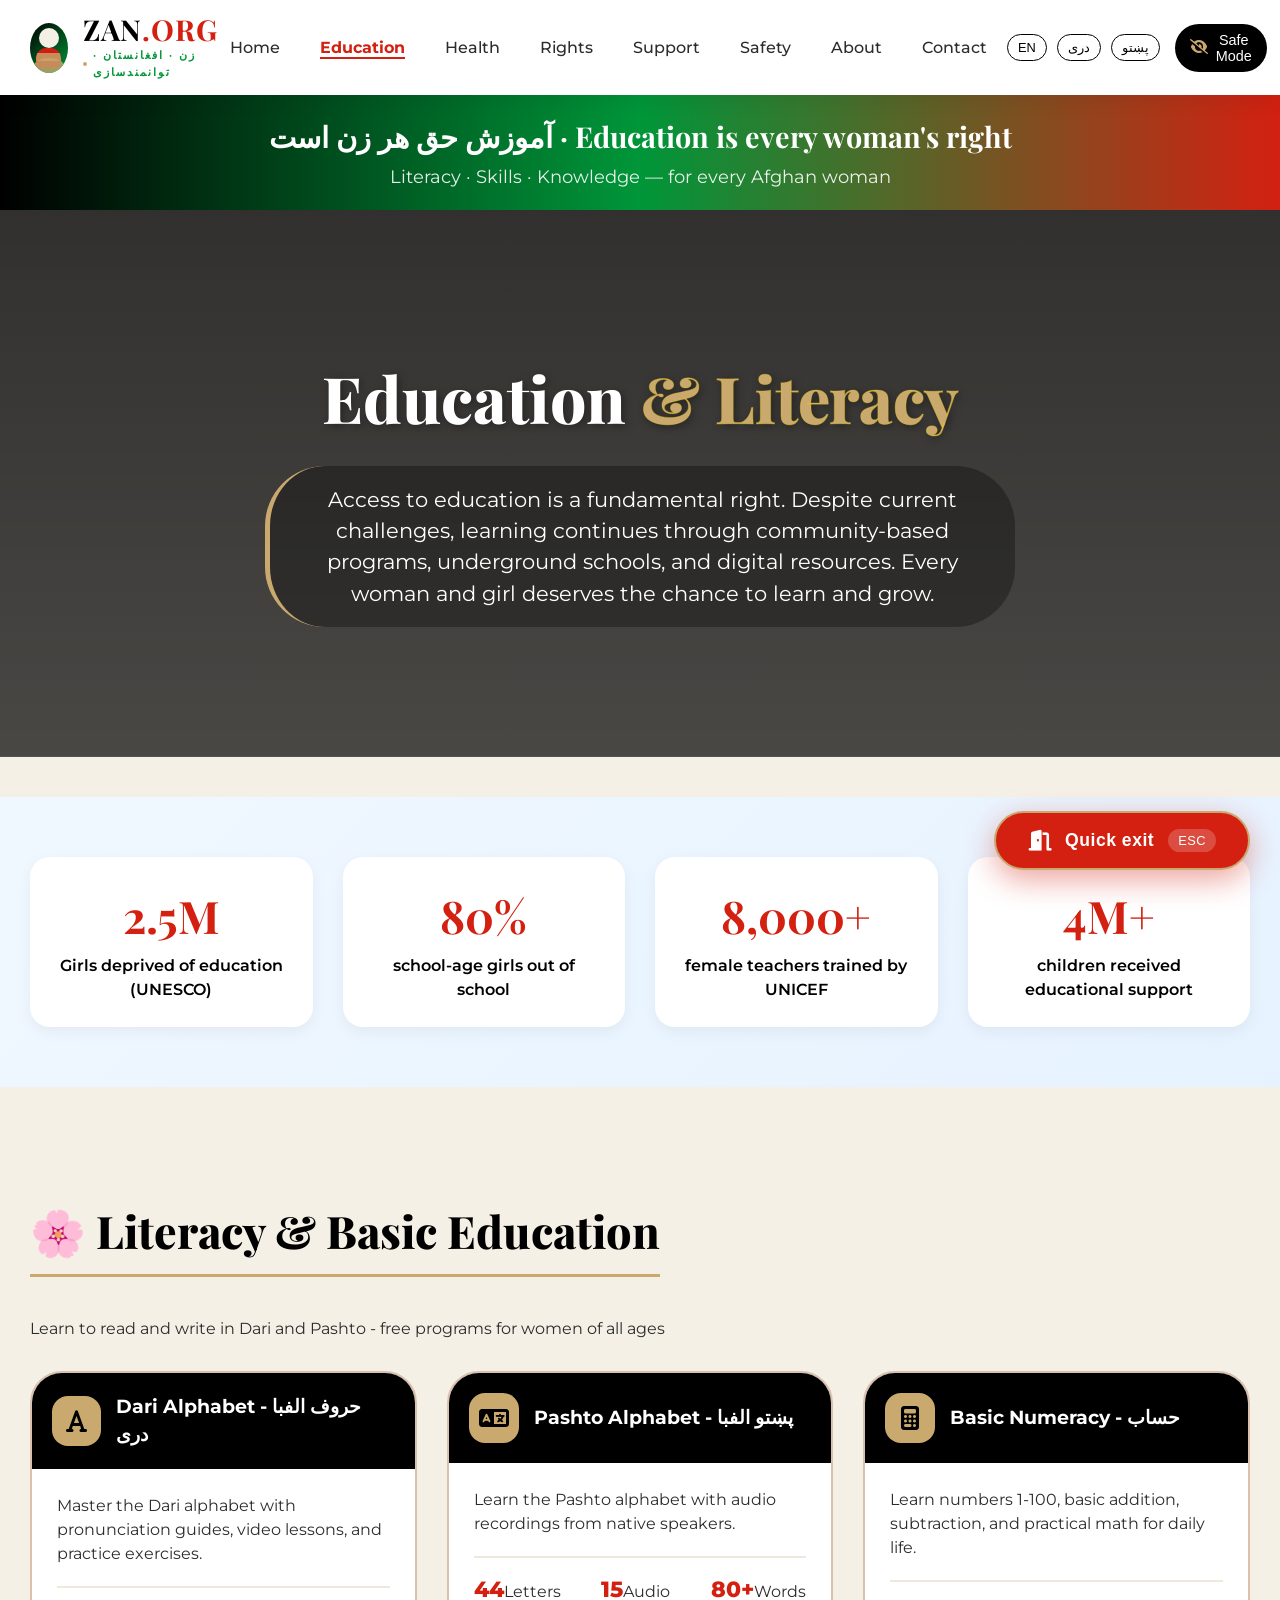
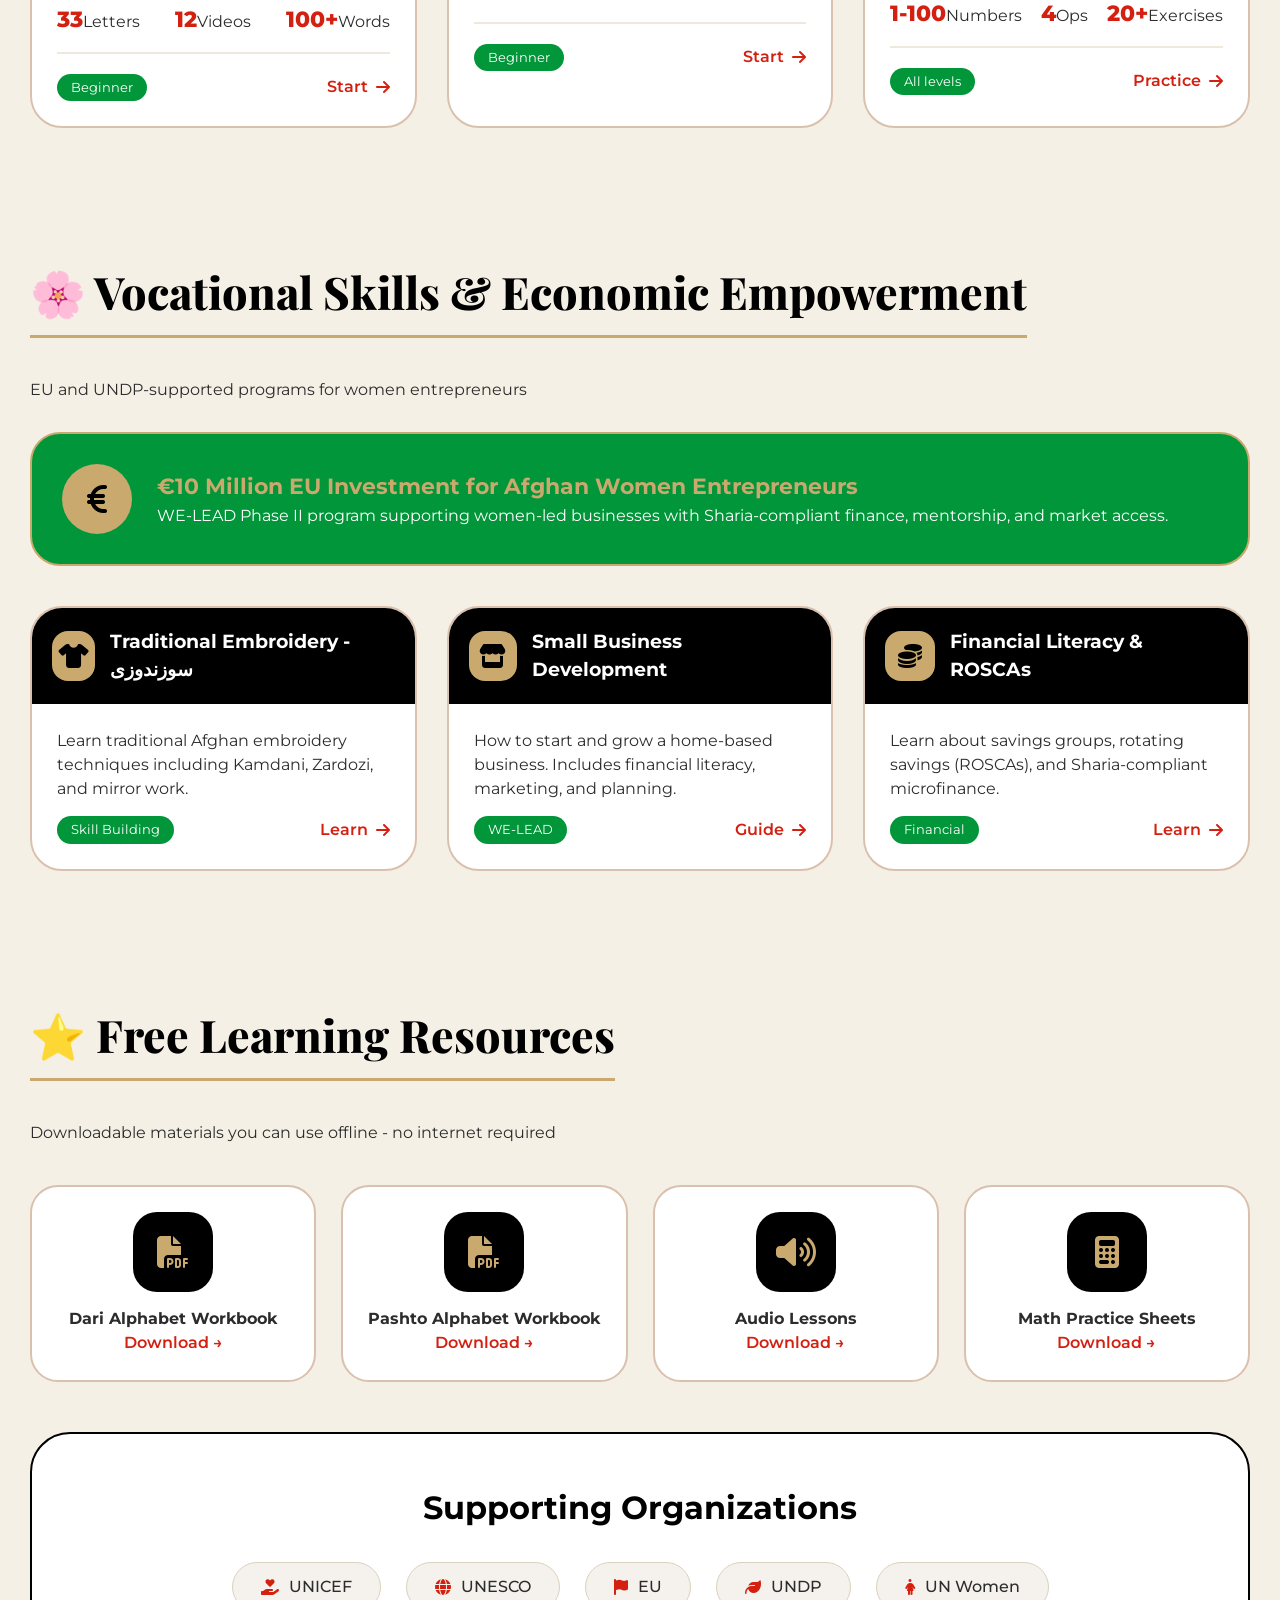
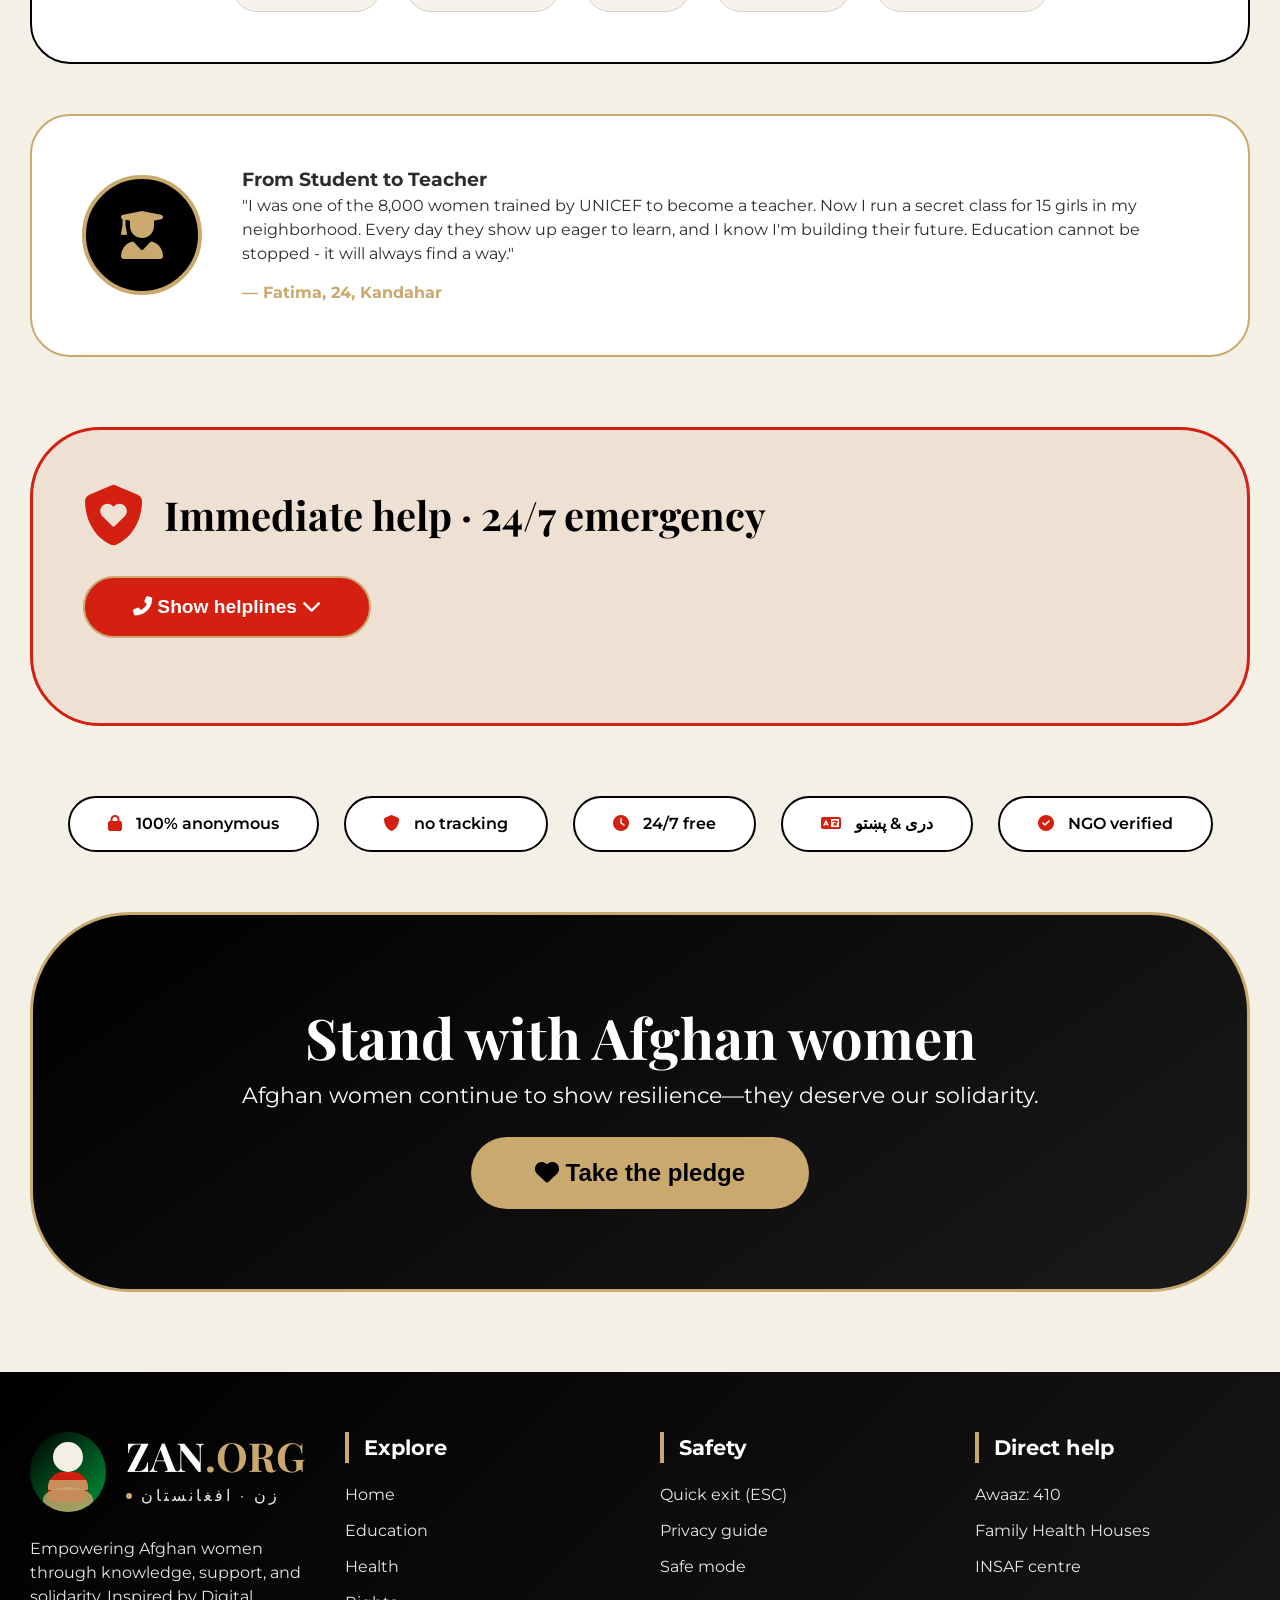
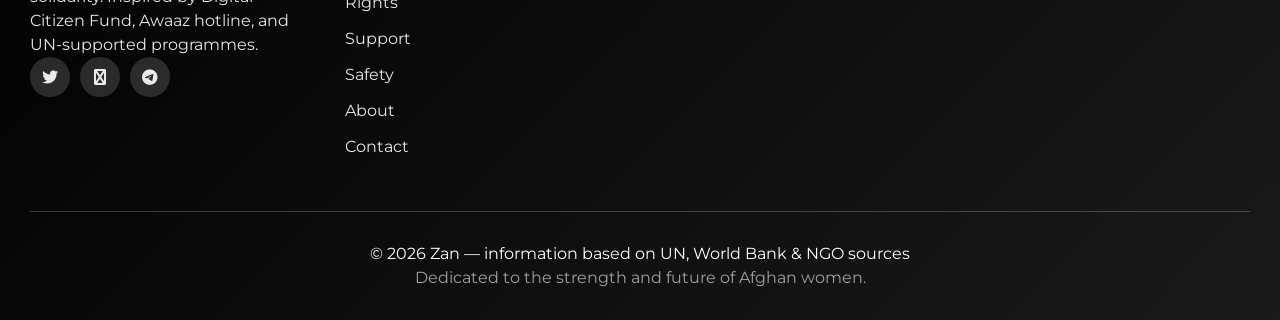
<file: templates/education.html>
<!DOCTYPE html>
<html lang="en">
<head>
    <meta charset="UTF-8">
    <meta name="viewport" content="width=device-width, initial-scale=1.0, maximum-scale=1.0, user-scalable=yes">
    <title>Zan | Education – توانمندسازی زنان افغانستان | empowering Afghan women</title>
    <meta name="description" content="Free educational resources for Afghan women: literacy programs, vocational training, and skills development based on real UN data.">
    <meta name="theme-color" content="#000000">
    <!-- fonts + icons (matching index) -->
    <link rel="preconnect" href="https://fonts.googleapis.com">
    <link rel="preconnect" href="https://fonts.gstatic.com" crossorigin>
    <link href="https://fonts.googleapis.com/css2?family=Cormorant+Garamond:wght@300;400;500;600;700&family=Montserrat:wght@300;400;500;600&family=Playfair+Display:wght@400;500;600;700;800;900&display=swap" rel="stylesheet">
    <link rel="stylesheet" href="https://cdnjs.cloudflare.com/ajax/libs/font-awesome/6.4.0/css/all.min.css">
    <style>
        /* ===== AFGHAN FLAG COLORS ===== */
        :root {
            --afghan-black: #000000;
            --afghan-red: #D32011;
            --afghan-green: #009639;
            --gold: #C9A96E;
            --cream: #F5F0E6;
            --charcoal: #2C2C2C;
            --warm-gray: #8C8C8C;
            --light-gray: #E8E5E0;
        }

        * {
            margin: 0;
            padding: 0;
            box-sizing: border-box;
        }

        body {
            font-family: 'Montserrat', sans-serif;
            background: var(--cream);
            color: var(--charcoal);
            line-height: 1.5;
            overflow-x: hidden;
        }

        /* ===== SAFE MODE (preserved from index) ===== */
        body.safe-mode {
            background: #f0f0f0;
        }
        body.safe-mode .safe-hidden {
            display: none !important;
        }
        body.safe-mode .safe-visible {
            display: block !important;
        }
        body.safe-mode .normal-content {
            display: none;
        }
        body.safe-mode .safe-content {
            display: block;
        }
        .safe-content {
            display: none;
        }
        .safe-visible {
            display: none;
        }
        .safe-mode-banner {
            background: var(--afghan-black);
            color: white;
            padding: 10px;
            text-align: center;
            font-weight: bold;
            display: none;
        }
        body.safe-mode .safe-mode-banner {
            display: block;
        }

        /* ===== CULTURAL LOGO (exactly from index) ===== */
        .logo-container {
            display: flex;
            align-items: center;
            gap: 15px;
            text-decoration: none;
            z-index: 1001;
        }
        .logo-symbol {
            position: relative;
            width: 50px;
            height: 50px;
            display: flex;
            align-items: center;
            justify-content: center;
            background: linear-gradient(135deg, var(--afghan-black) 0%, var(--afghan-green) 100%);
            border-radius: 50%;
            overflow: hidden;
        }
        .logo-woman-silhouette {
            width: 30px;
            height: 40px;
            position: relative;
        }
        .logo-woman-head {
            width: 20px;
            height: 20px;
            background: var(--cream);
            border-radius: 50%;
            position: absolute;
            top: 0;
            left: 5px;
        }
        .logo-woman-body {
            width: 25px;
            height: 20px;
            background: linear-gradient(180deg, var(--afghan-red) 0%, #B3180A 100%);
            position: absolute;
            bottom: 0;
            left: 2.5px;
            border-radius: 10px 10px 5px 5px;
            overflow: hidden;
        }
        .logo-woman-body::after {
            content: '';
            position: absolute;
            top: 5px;
            left: 0;
            right: 0;
            height: 8px;
            background: var(--gold);
            opacity: 0.8;
        }
        .logo-sunrise {
            position: absolute;
            bottom: -5px;
            left: 0;
            right: 0;
            height: 15px;
            background: var(--gold);
            border-radius: 50% 50% 0 0;
            opacity: 0.8;
        }
        .logo-text {
            display: flex;
            flex-direction: column;
        }
        .logo-name {
            font-family: 'Playfair Display', serif;
            font-size: 1.8rem;
            font-weight: 700;
            color: var(--afghan-black);
            line-height: 1;
            letter-spacing: 1px;
            text-transform: uppercase;
        }
        .logo-name span {
            color: var(--afghan-red);
        }
        .logo-tagline {
            font-family: 'Montserrat', sans-serif;
            font-size: 0.7rem;
            color: var(--afghan-green);
            letter-spacing: 2px;
            text-transform: uppercase;
            margin-top: 3px;
            font-weight: 600;
            position: relative;
            padding-left: 10px;
        }
        .logo-tagline::before {
            content: '';
            position: absolute;
            left: 0;
            top: 50%;
            transform: translateY(-50%);
            width: 4px;
            height: 4px;
            background: var(--gold);
            border-radius: 50%;
        }

        /* ===== NAVIGATION (from index) ===== */
        .navbar {
            background: white;
            box-shadow: 0 4px 20px rgba(0,0,0,0.08);
            position: sticky;
            top: 0;
            z-index: 1000;
            padding: 15px 0;
        }
        .navbar .container {
            max-width: 1300px;
            margin: 0 auto;
            padding: 0 30px;
            display: flex;
            justify-content: space-between;
            align-items: center;
        }
        .nav-links {
            display: flex;
            gap: 40px;
            list-style: none;
        }
        .nav-links a {
            text-decoration: none;
            color: var(--charcoal);
            font-weight: 500;
            font-size: 1rem;
            transition: color 0.2s;
            font-family: 'Montserrat', sans-serif;
        }
        .nav-links a:hover {
            color: var(--afghan-red);
        }
        .nav-links a.active {
            color: var(--afghan-red);
            font-weight: 700;
            border-bottom: 2px solid var(--afghan-red);
        }
        .language-selector {
            display: flex;
            gap: 10px;
            margin-left: 20px;
        }
        .lang-btn {
            background: none;
            border: 1px solid var(--afghan-black);
            padding: 5px 10px;
            border-radius: 20px;
            cursor: pointer;
            font-size: 0.8rem;
            transition: all 0.3s;
        }
        .lang-btn:hover {
            background: var(--afghan-black);
            color: white;
        }
        .safe-mode-toggle {
            background: var(--afghan-black);
            color: white;
            border: none;
            padding: 8px 15px;
            border-radius: 30px;
            cursor: pointer;
            font-size: 0.9rem;
            margin-left: 15px;
            display: flex;
            align-items: center;
            gap: 8px;
        }
        .safe-mode-toggle i {
            color: var(--gold);
        }

        /* ===== HAMBURGER MENU (index style) ===== */
        .hamburger {
            display: none;
            flex-direction: column;
            cursor: pointer;
            gap: 6px;
            z-index: 1001;
        }
        .hamburger span {
            width: 30px;
            height: 3px;
            background: var(--afghan-black);
            border-radius: 3px;
            transition: 0.3s;
        }
        .hamburger.active span:nth-child(1) {
            transform: rotate(45deg) translate(8px, 8px);
        }
        .hamburger.active span:nth-child(2) {
            opacity: 0;
        }
        .hamburger.active span:nth-child(3) {
            transform: rotate(-45deg) translate(5px, -5px);
        }
        .mobile-menu {
            position: fixed;
            top: 0;
            right: -100%;
            width: 80%;
            max-width: 400px;
            height: 100vh;
            background: white;
            z-index: 2000;
            padding: 100px 40px 40px;
            box-shadow: -5px 0 30px rgba(0,0,0,0.1);
            transition: right 0.3s ease;
            overflow-y: auto;
        }
        .mobile-menu.active {
            right: 0;
        }
        .mobile-menu ul {
            list-style: none;
        }
        .mobile-menu li {
            margin-bottom: 25px;
        }
        .mobile-menu a {
            text-decoration: none;
            color: var(--charcoal);
            font-size: 1.3rem;
            font-weight: 600;
            display: block;
            padding: 10px 0;
            border-bottom: 1px solid #eee;
            transition: color 0.2s;
        }
        .mobile-menu a:hover, .mobile-menu a.active {
            color: var(--afghan-red);
        }
        .mobile-menu-close {
            position: absolute;
            top: 30px;
            right: 30px;
            font-size: 2rem;
            cursor: pointer;
            color: var(--charcoal);
        }
        .overlay {
            position: fixed;
            top: 0;
            left: 0;
            width: 100%;
            height: 100%;
            background: rgba(0,0,0,0.5);
            z-index: 1500;
            display: none;
        }
        .overlay.active {
            display: block;
        }

        /* ===== QUICK EXIT BUTTON ===== */
        .quick-exit-link {
            position: fixed;
            bottom: 30px;
            right: 30px;
            background: var(--afghan-red);
            color: white;
            border: 2px solid var(--gold);
            padding: 16px 32px;
            border-radius: 60px;
            z-index: 10000;
            display: flex;
            align-items: center;
            gap: 14px;
            font-weight: 700;
            cursor: pointer;
            transition: all 0.3s ease;
            box-shadow: 0 10px 30px rgba(211, 32, 17, 0.4);
            font-size: 1.1rem;
            letter-spacing: 0.5px;
        }
        .quick-exit-link i {
            color: white;
            font-size: 1.3rem;
        }
        .quick-exit-link:hover {
            background: #b0281a;
            transform: translateY(-3px);
            box-shadow: 0 15px 40px rgba(211, 32, 17, 0.6);
        }
        .exit-shortcut {
            background: rgba(255,255,255,0.2);
            padding: 4px 10px;
            border-radius: 30px;
            font-size: 0.8rem;
            font-weight: 500;
        }

        /* ===== RESILIENCE BANNER ===== */
        .resilience-banner {
            background: linear-gradient(90deg, var(--afghan-black), var(--afghan-green), var(--afghan-red));
            color: white;
            padding: 20px 0;
            text-align: center;
        }
        .resilience-banner h3 {
            font-family: 'Playfair Display', serif;
            font-size: 1.8rem;
            margin-bottom: 5px;
        }
        .resilience-banner p {
            font-size: 1.1rem;
            opacity: 0.9;
        }

        /* ===== HERO (index style) ===== */
        .page-hero {
            background: linear-gradient(rgba(0, 0, 0, 0.8), rgba(0, 0, 0, 0.7)),
                        url('https://images.unsplash.com/photo-1523240795612-9a054b0db644?q=80&w=2070&auto=format&fit=crop');
            background-size: cover;
            background-position: center 30%;
            color: white;
            padding: 140px 0 100px;
            text-align: center;
        }
        .page-hero h1 {
            font-family: 'Playfair Display', serif;
            font-size: 4rem;
            font-weight: 800;
            margin-bottom: 20px;
            text-shadow: 2px 2px 8px rgba(0,0,0,0.4);
        }
        .page-hero h1 span {
            color: var(--gold);
            -webkit-text-stroke: 1px rgba(255,215,0,0.3);
        }
        .page-hero p {
            font-size: 1.3rem;
            max-width: 750px;
            margin: 0 auto 30px;
            font-weight: 400;
            background: rgba(0,0,0,0.3);
            backdrop-filter: blur(4px);
            padding: 18px 30px;
            border-radius: 60px;
            border-left: 5px solid var(--gold);
        }

        /* ===== STATS SECTION (index style) ===== */
        .stats-section {
            background: linear-gradient(135deg, #f0f8ff 0%, #e6f2ff 100%);
            padding: 60px 0;
            margin: 40px 0;
        }
        .container {
            max-width: 1300px;
            margin: 0 auto;
            padding: 0 30px;
        }
        .stats-grid {
            display: grid;
            grid-template-columns: repeat(4, 1fr);
            gap: 30px;
        }
        .stat-card {
            text-align: center;
            padding: 25px;
            background: white;
            border-radius: 20px;
            box-shadow: 0 5px 15px rgba(0,0,0,0.05);
        }
        .stat-number-lg {
            font-family: 'Playfair Display', serif;
            font-size: 2.8rem;
            font-weight: 700;
            color: var(--afghan-red);
            margin-bottom: 5px;
        }
        .stat-label {
            color: var(--afghan-black);
            font-size: 1rem;
            font-weight: 600;
        }

        /* ===== PROGRAM GRID ===== */
        .section-heading {
            font-family: 'Playfair Display', serif;
            font-size: 2.8rem;
            font-weight: 800;
            color: var(--afghan-black);
            margin: 70px 0 40px;
            border-bottom: 3px solid var(--gold);
            display: inline-block;
            padding-bottom: 10px;
        }
        .program-grid {
            display: grid;
            grid-template-columns: repeat(3, 1fr);
            gap: 30px;
            margin-bottom: 60px;
        }
        .program-card {
            background: white;
            border-radius: 32px;
            overflow: hidden;
            border: 2px solid #dac1ae;
            transition: 0.25s ease;
            display: flex;
            flex-direction: column;
        }
        .program-card:hover {
            transform: translateY(-8px);
            border-color: var(--afghan-red);
        }
        .program-header {
            background: var(--afghan-black);
            color: white;
            padding: 20px;
            display: flex;
            align-items: center;
            gap: 15px;
        }
        .program-icon {
            width: 50px;
            height: 50px;
            background: var(--gold);
            border-radius: 16px;
            display: flex;
            align-items: center;
            justify-content: center;
            color: var(--afghan-black);
            font-size: 1.5rem;
        }
        .program-body {
            padding: 25px;
            flex: 1;
        }
        .program-stats {
            display: flex;
            justify-content: space-between;
            margin: 20px 0;
            border-top: 2px solid #f0e8dd;
            border-bottom: 2px solid #f0e8dd;
            padding: 15px 0;
        }
        .program-stat .number {
            font-weight: 800;
            color: var(--afghan-red);
            font-size: 1.4rem;
        }
        .program-footer {
            display: flex;
            justify-content: space-between;
            align-items: center;
            margin-top: 15px;
        }
        .program-badge {
            background: var(--afghan-green);
            color: white;
            padding: 4px 14px;
            border-radius: 30px;
            font-size: 0.8rem;
        }
        .card-link {
            font-weight: 600;
            color: var(--afghan-red);
            text-decoration: none;
            display: inline-flex;
            align-items: center;
            gap: 8px;
        }

        /* ===== FUNDING ALERT ===== */
        .funding-alert {
            background: var(--afghan-green);
            border-radius: 30px;
            padding: 30px;
            display: flex;
            gap: 25px;
            align-items: center;
            border: 2px solid var(--gold);
            margin-bottom: 40px;
            color: white;
        }
        .funding-icon {
            width: 70px;
            height: 70px;
            background: var(--gold);
            border-radius: 50%;
            display: flex;
            align-items: center;
            justify-content: center;
            font-size: 2rem;
            color: var(--afghan-black);
            flex-shrink: 0;
        }
        .funding-content strong {
            color: var(--gold);
            font-size: 1.4rem;
            display: block;
        }

        /* ===== RESOURCE GRID ===== */
        .resource-grid {
            display: grid;
            grid-template-columns: repeat(4, 1fr);
            gap: 25px;
            margin: 40px 0;
        }
        .resource-item {
            background: white;
            border-radius: 28px;
            padding: 25px 15px;
            text-align: center;
            border: 2px solid #dac1ae;
            transition: 0.2s;
            text-decoration: none;
            color: inherit;
            display: block;
        }
        .resource-item:hover {
            border-color: var(--afghan-red);
            transform: translateY(-5px);
        }
        .resource-icon {
            width: 80px;
            height: 80px;
            background: var(--afghan-black);
            border-radius: 24px;
            display: flex;
            align-items: center;
            justify-content: center;
            margin: 0 auto 15px;
            color: var(--gold);
            font-size: 2rem;
        }

        /* ===== PARTNERS SECTION ===== */
        .partners-section {
            background: white;
            border-radius: 40px;
            padding: 50px;
            text-align: center;
            margin: 50px 0;
            border: 2px solid var(--afghan-black);
        }
        .partner-logos {
            display: flex;
            gap: 25px;
            justify-content: center;
            flex-wrap: wrap;
            margin-top: 30px;
        }
        .partner-logo {
            background: #f5f2ed;
            padding: 12px 28px;
            border-radius: 40px;
            display: flex;
            align-items: center;
            gap: 10px;
            border: 1px solid #dad1c0;
            font-weight: 500;
        }
        .partner-logo i {
            color: var(--afghan-red);
        }

        /* ===== STORY SECTION ===== */
        .story-section {
            background: white;
            border-radius: 40px;
            padding: 50px;
            margin: 50px 0;
            border: 2px solid var(--gold);
        }
        .story-content {
            display: flex;
            gap: 40px;
            align-items: center;
        }
        .story-image {
            width: 120px;
            height: 120px;
            background: var(--afghan-black);
            border-radius: 50%;
            border: 4px solid var(--gold);
            display: flex;
            align-items: center;
            justify-content: center;
            color: var(--gold);
            font-size: 3rem;
            flex-shrink: 0;
        }

        /* ===== EMERGENCY SECTION ===== */
        .emergency-section {
            background: #efe0d4;
            border-radius: 70px;
            padding: 55px 50px;
            margin: 70px 0;
            border: 3px solid var(--afghan-red);
        }
        .emergency-header {
            display: flex;
            gap: 20px;
            align-items: center;
            margin-bottom: 30px;
        }
        .emergency-header i {
            font-size: 3.8rem;
            color: var(--afghan-red);
        }
        .emergency-header h3 {
            font-size: 2.5rem;
            color: var(--afghan-black);
            font-family: 'Playfair Display', serif;
        }
        .emergency-btn {
            background: var(--afghan-red);
            border: none;
            color: white;
            padding: 18px 48px;
            border-radius: 60px;
            font-weight: 700;
            font-size: 1.2rem;
            cursor: pointer;
            transition: 0.2s;
            border: 2px solid var(--gold);
            margin-bottom: 30px;
        }
        .emergency-btn:hover {
            background: var(--afghan-black);
        }
        #emergency-contacts {
            background: #fbf2e9;
            border-radius: 50px;
            padding: 35px;
            margin: 20px 0;
            border: 2px solid var(--gold);
        }
        .hidden { display: none !important; }

        /* ===== TRUST BADGES ===== */
        .trust-badges {
            display: flex;
            flex-wrap: wrap;
            gap: 25px;
            justify-content: center;
            margin: 60px 0 30px;
        }
        .badge {
            background: white;
            border-radius: 60px;
            padding: 14px 38px;
            border: 2px solid var(--afghan-black);
            font-weight: 600;
            color: var(--afghan-black);
        }
        .badge i { color: var(--afghan-red); margin-right: 10px; }

        /* ===== PLEDGE SECTION ===== */
        .pledge-section {
            background: linear-gradient(145deg, var(--afghan-black), #1a1a1a);
            border-radius: 100px;
            padding: 80px 50px;
            text-align: center;
            color: white;
            margin: 60px 0;
            border: 3px solid var(--gold);
        }
        .pledge-section h3 {
            font-size: 3.5rem;
            font-family: 'Playfair Display', serif;
        }
        .pledge-btn {
            background: var(--gold);
            border: none;
            padding: 22px 64px;
            border-radius: 80px;
            font-weight: 700;
            font-size: 1.5rem;
            color: var(--afghan-black);
            margin-top: 25px;
            cursor: pointer;
        }
        .pledge-btn:hover { background: #dbb48b; transform: translateY(-3px); }

        /* ===== FOOTER (index style) ===== */
        .footer {
            background: linear-gradient(135deg, var(--afghan-black) 0%, #1a1a1a 100%);
            color: white;
            padding: 60px 0 30px;
            margin-top: 80px;
        }
        .footer .container {
            max-width: 1300px;
            margin: 0 auto;
            padding: 0 30px;
        }
        .footer-content {
            display: grid;
            grid-template-columns: repeat(auto-fit, minmax(250px, 1fr));
            gap: 40px;
            margin-bottom: 40px;
        }
        .footer-logo-container {
            display: flex;
            align-items: center;
            gap: 20px;
            margin-bottom: 25px;
            text-decoration: none;
        }
        .footer-logo-symbol {
            width: 80px;
            height: 80px;
            display: flex;
            align-items: center;
            justify-content: center;
            background: linear-gradient(135deg, var(--afghan-black) 0%, var(--afghan-green) 100%);
            border-radius: 50%;
            overflow: hidden;
        }
        .footer-logo-woman-silhouette {
            width: 50px;
            height: 60px;
            position: relative;
        }
        .footer-logo-woman-head {
            width: 30px;
            height: 30px;
            background: var(--cream);
            border-radius: 50%;
            position: absolute;
            top: 0;
            left: 10px;
        }
        .footer-logo-woman-body {
            width: 40px;
            height: 30px;
            background: linear-gradient(180deg, var(--afghan-red) 0%, #B3180A 100%);
            position: absolute;
            bottom: 0;
            left: 5px;
            border-radius: 15px 15px 8px 8px;
            overflow: hidden;
        }
        .footer-logo-woman-body::after {
            content: '';
            position: absolute;
            top: 8px;
            left: 0;
            right: 0;
            height: 10px;
            background: var(--gold);
            opacity: 0.8;
        }
        .footer-logo-sunrise {
            position: absolute;
            bottom: -10px;
            left: 0;
            right: 0;
            height: 25px;
            background: var(--gold);
            border-radius: 50% 50% 0 0;
            opacity: 0.8;
        }
        .footer-logo-text {
            display: flex;
            flex-direction: column;
        }
        .footer-logo-name {
            font-family: 'Playfair Display', serif;
            font-size: 2.5rem;
            font-weight: 700;
            color: white;
            line-height: 1;
            text-transform: uppercase;
        }
        .footer-logo-name span { color: var(--gold); }
        .footer-logo-tagline {
            font-family: 'Montserrat', sans-serif;
            font-size: 1rem;
            color: rgba(255,255,255,0.9);
            letter-spacing: 3px;
            text-transform: uppercase;
            margin-top: 8px;
            padding-left: 15px;
            position: relative;
        }
        .footer-logo-tagline::before {
            content: '';
            position: absolute;
            left: 0;
            top: 50%;
            transform: translateY(-50%);
            width: 6px;
            height: 6px;
            background: var(--gold);
            border-radius: 50%;
        }
        .footer h4 {
            font-size: 1.3rem;
            border-left: 4px solid var(--gold);
            padding-left: 15px;
            margin-bottom: 20px;
        }
        .footer ul { list-style: none; padding: 0; }
        .footer ul li { margin-bottom: 12px; }
        .footer a { color: rgba(255,255,255,0.9); text-decoration: none; }
        .footer a:hover { color: var(--gold); }
        .social-links a {
            width: 40px;
            height: 40px;
            background: rgba(255,255,255,0.15);
            border-radius: 50%;
            display: inline-flex;
            align-items: center;
            justify-content: center;
            margin-right: 10px;
            transition: 0.3s;
        }
        .social-links a:hover { background: var(--gold); color: var(--afghan-black); }

        /* RESPONSIVE */
        @media (max-width: 1000px) {
            .program-grid, .resource-grid, .stats-grid { grid-template-columns: repeat(2,1fr); }
        }
        @media (max-width: 700px) {
            .nav-links, .language-selector, .safe-mode-toggle span { display: none; }
            .hamburger { display: flex; }
            .program-grid, .resource-grid, .stats-grid { grid-template-columns: 1fr; }
            .page-hero h1 { font-size: 2.8rem; }
            .story-content { flex-direction: column; text-align: center; }
            .quick-exit-link { padding: 12px 24px; bottom: 20px; right: 20px; font-size: 0.9rem; }
            .exit-shortcut { display: none; }
        }
        @media (max-width: 480px) {
            .page-hero h1 { font-size: 2.2rem; }
        }
    </style>
</head>
<body>
    <!-- Safe Mode Banner -->
    <div class="safe-mode-banner">
        <i class="fas fa-shield-alt"></i> Safe Mode Active - Household Tips
    </div>

    <!-- quick exit - BOTTOM RIGHT CORNER -->
    <button class="quick-exit-link" onclick="quickExit()">
        <i class="fa-solid fa-door-open"></i>
        <span>Quick exit</span>
        <span class="exit-shortcut">ESC</span>
    </button>

    <!-- Mobile Menu Overlay -->
    <div class="overlay" id="overlay" onclick="closeMobileMenu()"></div>

    <!-- Mobile Menu (FULL NAVIGATION) -->
    <div class="mobile-menu" id="mobileMenu">
        <div class="mobile-menu-close" onclick="closeMobileMenu()">×</div>
        <ul>
            <li><a href="/" onclick="closeMobileMenu()">Home</a></li>
            <li><a href="/education" class="active" onclick="closeMobileMenu()">Education</a></li>
            <li><a href="/health" onclick="closeMobileMenu()">Health</a></li>
            <li><a href="/rights" onclick="closeMobileMenu()">Rights</a></li>
            <li><a href="/support" onclick="closeMobileMenu()">Support</a></li>
            <li><a href="/safety" onclick="closeMobileMenu()">Safety</a></li>
            <li><a href="/about" onclick="closeMobileMenu()">About</a></li>
            <li><a href="/contact" onclick="closeMobileMenu()">Contact</a></li>
        </ul>
    </div>

    <!-- Navigation -->
    <nav class="navbar">
        <div class="container">
            <a href="/" class="logo-container">
                <div class="logo-symbol">
                    <div class="logo-woman-silhouette">
                        <div class="logo-woman-head"></div>
                        <div class="logo-woman-body"></div>
                        <div class="logo-sunrise"></div>
                    </div>
                </div>
                <div class="logo-text">
                    <div class="logo-name">ZAN<span>.org</span></div>
                    <div class="logo-tagline">زن · افغانستان · توانمندسازی</div>
                </div>
            </a>
            <ul class="nav-links">
                <li><a href="/">Home</a></li>
                <li><a href="/education" class="active">Education</a></li>
                <li><a href="/health">Health</a></li>
                <li><a href="/rights">Rights</a></li>
                <li><a href="/support">Support</a></li>
                <li><a href="/safety">Safety</a></li>
                <li><a href="/about">About</a></li>
                <li><a href="/contact">Contact</a></li>
            </ul>
            <div style="display: flex; align-items: center;">
                <div class="language-selector">
                    <button class="lang-btn" onclick="setLanguage('en')">EN</button>
                    <button class="lang-btn" onclick="setLanguage('fa')">دری</button>
                    <button class="lang-btn" onclick="setLanguage('ps')">پښتو</button>
                </div>
                <button class="safe-mode-toggle" onclick="toggleSafeMode()">
                    <i class="fas fa-eye-slash"></i>
                    <span>Safe Mode</span>
                </button>
            </div>
            <div class="hamburger" id="hamburger" onclick="toggleMobileMenu()">
                <span></span>
                <span></span>
                <span></span>
            </div>
        </div>
    </nav>

    <!-- Normal Content -->
    <div class="normal-content">
        <!-- Resilience Banner -->
        <section class="resilience-banner">
            <div class="container">
                <h3>آموزش حق هر زن است · Education is every woman's right</h3>
                <p>Literacy · Skills · Knowledge — for every Afghan woman</p>
            </div>
        </section>

        <!-- Hero -->
        <section class="page-hero">
            <div class="container">
                <h1>Education <span>& Literacy</span></h1>
                <p>Access to education is a fundamental right. Despite current challenges, learning continues through community-based programs, underground schools, and digital resources. Every woman and girl deserves the chance to learn and grow.</p>
            </div>
        </section>

        <!-- Stats section -->
        <section class="stats-section">
            <div class="container">
                <div class="stats-grid">
                    <div class="stat-card"><div class="stat-number-lg">2.5M</div><div class="stat-label">Girls deprived of education (UNESCO)</div></div>
                    <div class="stat-card"><div class="stat-number-lg">80%</div><div class="stat-label">school-age girls out of school</div></div>
                    <div class="stat-card"><div class="stat-number-lg">8,000+</div><div class="stat-label">female teachers trained by UNICEF</div></div>
                    <div class="stat-card"><div class="stat-number-lg">4M+</div><div class="stat-label">children received educational support</div></div>
                </div>
            </div>
        </section>

        <div class="container">
            <!-- Literacy Programs -->
            <h2 class="section-heading">🌸 Literacy & Basic Education</h2>
            <p style="margin-bottom:30px;">Learn to read and write in Dari and Pashto - free programs for women of all ages</p>
            <div class="program-grid">
                <div class="program-card">
                    <div class="program-header"><div class="program-icon"><i class="fas fa-font"></i></div><h3>Dari Alphabet - حروف الفبا دری</h3></div>
                    <div class="program-body"><p>Master the Dari alphabet with pronunciation guides, video lessons, and practice exercises.</p><div class="program-stats"><div class="program-stat"><span class="number">33</span><span class="label">Letters</span></div><div class="program-stat"><span class="number">12</span><span class="label">Videos</span></div><div class="program-stat"><span class="number">100+</span><span class="label">Words</span></div></div><div class="program-footer"><span class="program-badge">Beginner</span><a href="#" class="card-link">Start <i class="fas fa-arrow-right"></i></a></div></div>
                </div>
                <div class="program-card">
                    <div class="program-header"><div class="program-icon"><i class="fas fa-language"></i></div><h3>Pashto Alphabet - پښتو الفبا</h3></div>
                    <div class="program-body"><p>Learn the Pashto alphabet with audio recordings from native speakers.</p><div class="program-stats"><div class="program-stat"><span class="number">44</span><span class="label">Letters</span></div><div class="program-stat"><span class="number">15</span><span class="label">Audio</span></div><div class="program-stat"><span class="number">80+</span><span class="label">Words</span></div></div><div class="program-footer"><span class="program-badge">Beginner</span><a href="#" class="card-link">Start <i class="fas fa-arrow-right"></i></a></div></div>
                </div>
                <div class="program-card">
                    <div class="program-header"><div class="program-icon"><i class="fas fa-calculator"></i></div><h3>Basic Numeracy - حساب</h3></div>
                    <div class="program-body"><p>Learn numbers 1-100, basic addition, subtraction, and practical math for daily life.</p><div class="program-stats"><div class="program-stat"><span class="number">1-100</span><span class="label">Numbers</span></div><div class="program-stat"><span class="number">4</span><span class="label">Ops</span></div><div class="program-stat"><span class="number">20+</span><span class="label">Exercises</span></div></div><div class="program-footer"><span class="program-badge">All levels</span><a href="#" class="card-link">Practice <i class="fas fa-arrow-right"></i></a></div></div>
                </div>
            </div>

            <!-- Vocational section -->
            <h2 class="section-heading">🌸 Vocational Skills & Economic Empowerment</h2>
            <p style="margin-bottom:30px;">EU and UNDP-supported programs for women entrepreneurs</p>
            <div class="funding-alert">
                <div class="funding-icon"><i class="fas fa-euro-sign"></i></div>
                <div class="funding-content"><strong>€10 Million EU Investment for Afghan Women Entrepreneurs</strong><p>WE-LEAD Phase II program supporting women-led businesses with Sharia-compliant finance, mentorship, and market access.</p></div>
            </div>
            <div class="program-grid">
                <div class="program-card"><div class="program-header"><div class="program-icon"><i class="fas fa-tshirt"></i></div><h3>Traditional Embroidery - سوزندوزی</h3></div><div class="program-body"><p>Learn traditional Afghan embroidery techniques including Kamdani, Zardozi, and mirror work.</p><div class="program-footer"><span class="program-badge">Skill Building</span><a href="#" class="card-link">Learn <i class="fas fa-arrow-right"></i></a></div></div></div>
                <div class="program-card"><div class="program-header"><div class="program-icon"><i class="fas fa-store"></i></div><h3>Small Business Development</h3></div><div class="program-body"><p>How to start and grow a home-based business. Includes financial literacy, marketing, and planning.</p><div class="program-footer"><span class="program-badge">WE-LEAD</span><a href="#" class="card-link">Guide <i class="fas fa-arrow-right"></i></a></div></div></div>
                <div class="program-card"><div class="program-header"><div class="program-icon"><i class="fas fa-coins"></i></div><h3>Financial Literacy & ROSCAs</h3></div><div class="program-body"><p>Learn about savings groups, rotating savings (ROSCAs), and Sharia-compliant microfinance.</p><div class="program-footer"><span class="program-badge">Financial</span><a href="#" class="card-link">Learn <i class="fas fa-arrow-right"></i></a></div></div></div>
            </div>

            <!-- Free Learning Resources -->
            <h2 class="section-heading">⭐ Free Learning Resources</h2>
            <p style="margin-bottom:30px;">Downloadable materials you can use offline - no internet required</p>
            <div class="resource-grid">
                <a href="#" class="resource-item"><div class="resource-icon"><i class="fas fa-file-pdf"></i></div><h4>Dari Alphabet Workbook</h4><span class="card-link">Download →</span></a>
                <a href="#" class="resource-item"><div class="resource-icon"><i class="fas fa-file-pdf"></i></div><h4>Pashto Alphabet Workbook</h4><span class="card-link">Download →</span></a>
                <a href="#" class="resource-item"><div class="resource-icon"><i class="fas fa-volume-up"></i></div><h4>Audio Lessons</h4><span class="card-link">Download →</span></a>
                <a href="#" class="resource-item"><div class="resource-icon"><i class="fas fa-calculator"></i></div><h4>Math Practice Sheets</h4><span class="card-link">Download →</span></a>
            </div>

            <!-- Partners -->
            <div class="partners-section">
                <h3 style="font-size: 2rem; color: var(--afghan-black);">Supporting Organizations</h3>
                <div class="partner-logos"><div class="partner-logo"><i class="fas fa-hand-holding-heart"></i><span>UNICEF</span></div><div class="partner-logo"><i class="fas fa-globe"></i><span>UNESCO</span></div><div class="partner-logo"><i class="fas fa-flag"></i><span>EU</span></div><div class="partner-logo"><i class="fas fa-leaf"></i><span>UNDP</span></div><div class="partner-logo"><i class="fas fa-female"></i><span>UN Women</span></div></div>
            </div>

            <!-- Success Story -->
            <div class="story-section">
                <div class="story-content"><div class="story-image"><i class="fas fa-user-graduate"></i></div><div><h3>From Student to Teacher</h3><p>"I was one of the 8,000 women trained by UNICEF to become a teacher. Now I run a secret class for 15 girls in my neighborhood. Every day they show up eager to learn, and I know I'm building their future. Education cannot be stopped - it will always find a way."</p><div style="margin-top:15px; font-weight:700; color: var(--gold);">— Fatima, 24, Kandahar</div></div></div>
            </div>

            <!-- Emergency section -->
            <div class="emergency-section">
                <div class="emergency-header"><i class="fas fa-shield-heart"></i><h3>Immediate help · 24/7 emergency</h3></div>
                <button class="emergency-btn" onclick="toggleEmergency()"><i class="fas fa-phone-alt"></i> Show helplines <i class="fas fa-chevron-down" id="emergencyArrow"></i></button>
                <div id="emergency-contacts" class="hidden">
                    <div style="margin-bottom:25px;"><strong>📞 Awaaz Afghanistan (UN–supported)</strong><br>📞 <a href="tel:410" style="color: var(--afghan-black);">410</a> – toll‑free, confidential, 24/7</div>
                    <div style="margin-bottom:25px;"><strong>🏥 Women's Protection Center (Kabul)</strong><br>📞 <a href="tel:+93788880714" style="color: var(--afghan-black);">+93 (0) 78 888 0714</a></div>
                    <div style="background:#fff0d9; padding:15px; border-radius:40px;">🔐 Clear call logs after use.</div>
                </div>
            </div>

            <!-- Trust badges -->
            <div class="trust-badges">
                <div class="badge"><i class="fas fa-lock"></i> 100% anonymous</div>
                <div class="badge"><i class="fas fa-shield"></i> no tracking</div>
                <div class="badge"><i class="fas fa-clock"></i> 24/7 free</div>
                <div class="badge"><i class="fas fa-language"></i> دری & پښتو</div>
                <div class="badge"><i class="fas fa-check-circle"></i> NGO verified</div>
            </div>

            <!-- Pledge section -->
            <div class="pledge-section">
                <h3>Stand with Afghan women</h3>
                <p style="font-size:1.4rem;">Afghan women continue to show resilience—they deserve our solidarity.</p>
                <button class="pledge-btn" onclick="window.location.href='contact.html'"><i class="fas fa-heart"></i> Take the pledge</button>
            </div>
        </div>
    </div>

    <!-- Safe Mode Content -->
    <div class="safe-content">
        <div class="container" style="padding: 50px 0;">
            <h2 style="font-family: 'Playfair Display', serif; font-size: 2.5rem; color: var(--afghan-black);"><i class="fas fa-utensils"></i> Healthy Cooking & Family Tips</h2>
            <div class="safe-recipe-card" style="background:white; border-radius:20px; padding:20px; margin-bottom:20px;"><h4>Today's Recipe: Nutritious Lentil Soup</h4><p>Red lentils, onions, garlic, turmeric, salt. Wash lentils, boil with spices for 30 minutes.</p></div>
            <div class="safe-recipe-card" style="background:white; border-radius:20px; padding:20px;"><h4>Household Tip: Saving Water</h4><p>Collect rainwater for plants. Reuse cooking water for garden.</p></div>
        </div>
    </div>

    <!-- FOOTER (FULL LINKS) -->
    <footer class="footer">
        <div class="container">
            <div class="footer-content">
                <div><a href="/" class="footer-logo-container"><div class="footer-logo-symbol"><div class="footer-logo-woman-silhouette"><div class="footer-logo-woman-head"></div><div class="footer-logo-woman-body"></div><div class="footer-logo-sunrise"></div></div></div><div class="footer-logo-text"><div class="footer-logo-name">ZAN<span>.org</span></div><div class="footer-logo-tagline">زن · افغانستان</div></div></a><p style="color: rgba(255,255,255,0.9);">Empowering Afghan women through knowledge, support, and solidarity. Inspired by Digital Citizen Fund, Awaaz hotline, and UN‑supported programmes.</p><div class="social-links"><a href="#"><i class="fab fa-twitter"></i></a><a href="#"><i class="fab fa-signal"></i></a><a href="#"><i class="fab fa-telegram"></i></a></div></div>
                <div><h4>Explore</h4><ul><li><a href="/">Home</a></li><li><a href="/education">Education</a></li><li><a href="/health">Health</a></li><li><a href="/rights">Rights</a></li><li><a href="/support">Support</a></li><li><a href="/safety">Safety</a></li><li><a href="/about">About</a></li><li><a href="/contact">Contact</a></li></ul></div>
                <div><h4>Safety</h4><ul><li><a href="#" onclick="quickExit(); return false;">Quick exit (ESC)</a></li><li><a href="support.html#privacy">Privacy guide</a></li><li><a href="#" onclick="toggleSafeMode(); return false;">Safe mode</a></li></ul></div>
                <div><h4>Direct help</h4><ul><li><a href="tel:410">Awaaz: 410</a></li><li><a href="/health">Family Health Houses</a></li><li><a href="rights.html#shelters">INSAF centre</a></li></ul></div>
            </div>
            <div style="text-align:center; border-top:1px solid rgba(255,255,255,0.2); padding-top:30px;"><p>© 2026 Zan — information based on UN, World Bank & NGO sources</p><p style="color:rgba(255,255,255,0.6);">Dedicated to the strength and future of Afghan women.</p></div>
        </div>
    </footer>

    <script>
        function quickExit() { window.location.href = 'https://www.google.com'; }
        function toggleSafeMode() { document.body.classList.toggle('safe-mode'); localStorage.setItem('safeMode', document.body.classList.contains('safe-mode')); const btnSpan = document.querySelector('.safe-mode-toggle span'); if(btnSpan) btnSpan.textContent = document.body.classList.contains('safe-mode') ? 'Normal Mode' : 'Safe Mode'; }
        function setLanguage(lang) { alert('Language changed to: ' + lang + ' (Translation files would load)'); localStorage.setItem('language', lang); }
        function toggleMobileMenu() { document.getElementById('mobileMenu').classList.toggle('active'); document.getElementById('overlay').classList.toggle('active'); document.getElementById('hamburger').classList.toggle('active'); }
        function closeMobileMenu() { document.getElementById('mobileMenu').classList.remove('active'); document.getElementById('overlay').classList.remove('active'); document.getElementById('hamburger').classList.remove('active'); }
        function toggleEmergency() { const c = document.getElementById('emergency-contacts'); const arrow = document.getElementById('emergencyArrow'); c.classList.toggle('hidden'); arrow.style.transform = c.classList.contains('hidden') ? 'rotate(0deg)' : 'rotate(180deg)'; }
        document.addEventListener('keydown', e => { if (e.key === 'Escape') quickExit(); });
        document.querySelectorAll('.mobile-menu a').forEach(link => link.addEventListener('click', closeMobileMenu));
        window.addEventListener('load', function() { if (localStorage.getItem('safeMode') === 'true') { document.body.classList.add('safe-mode'); const btnSpan = document.querySelector('.safe-mode-toggle span'); if(btnSpan) btnSpan.textContent = 'Normal Mode'; } });
    </script>
</body>
</html>
</file>
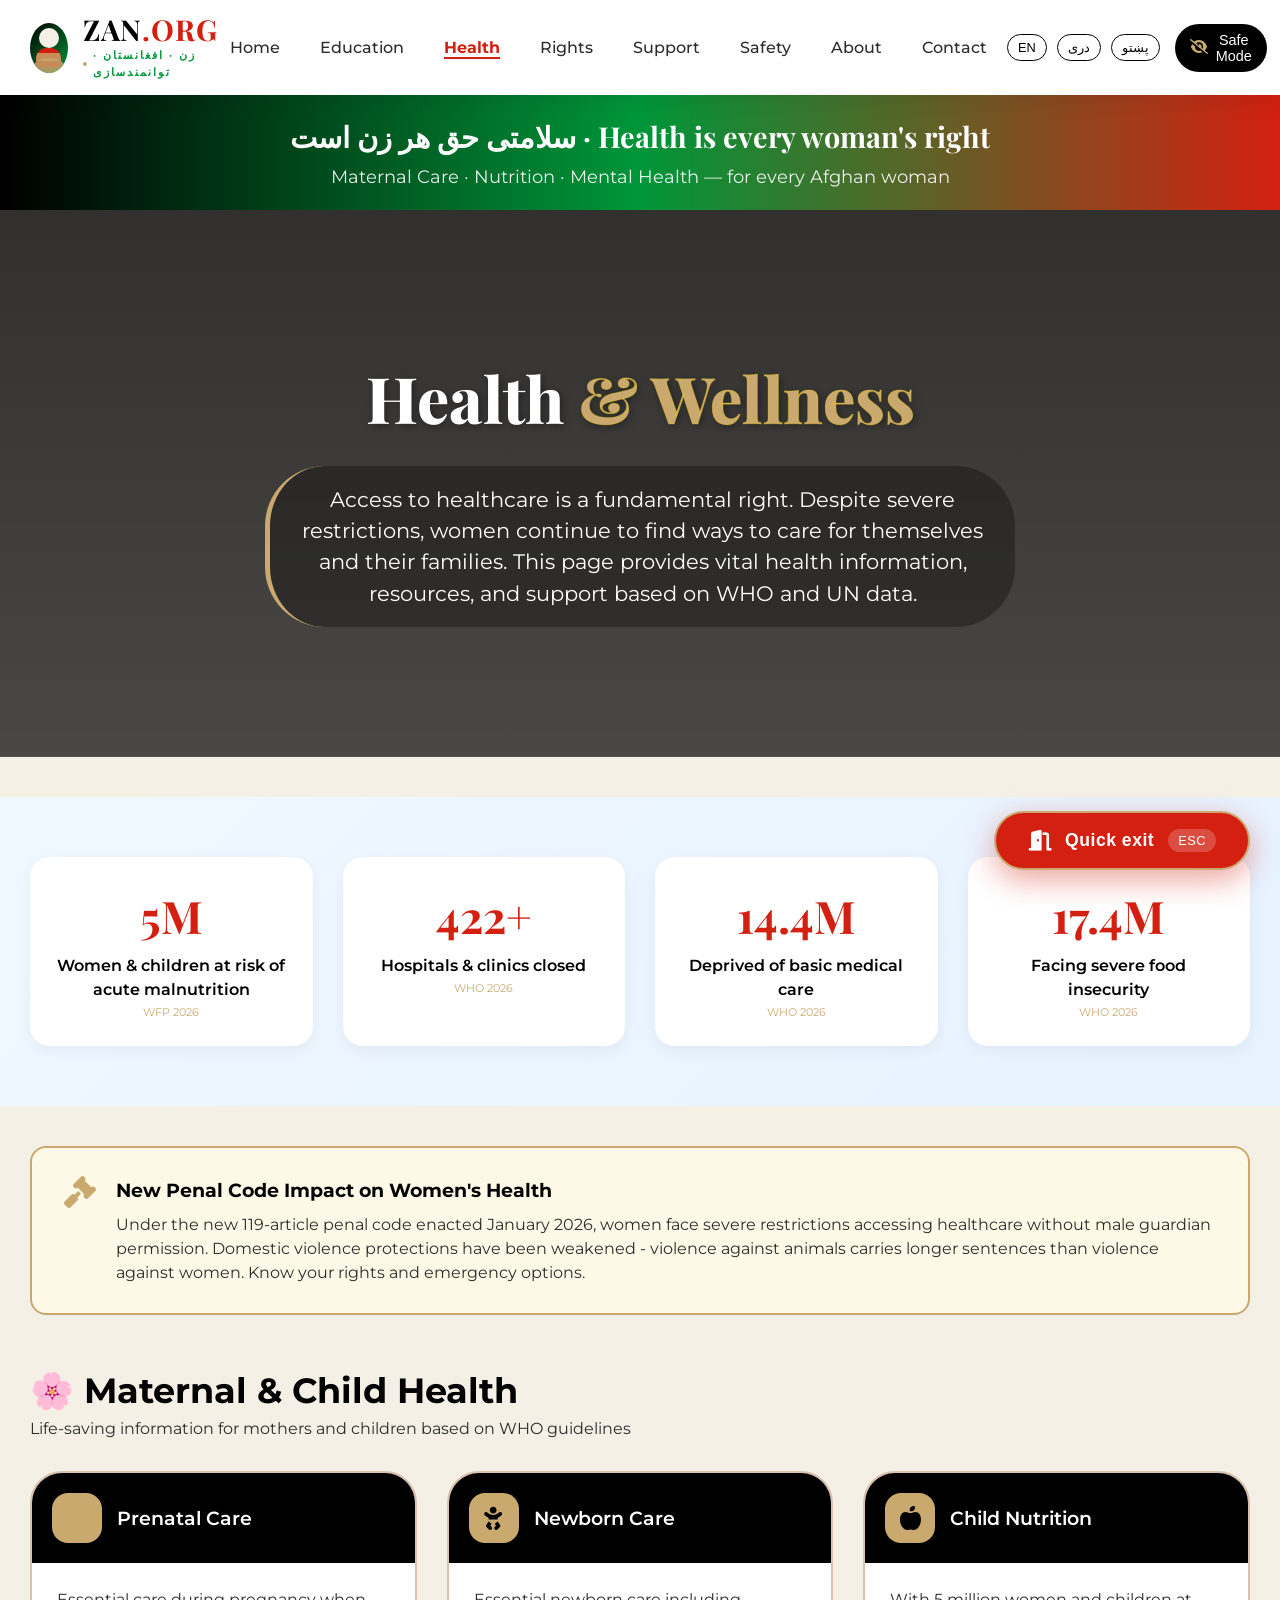
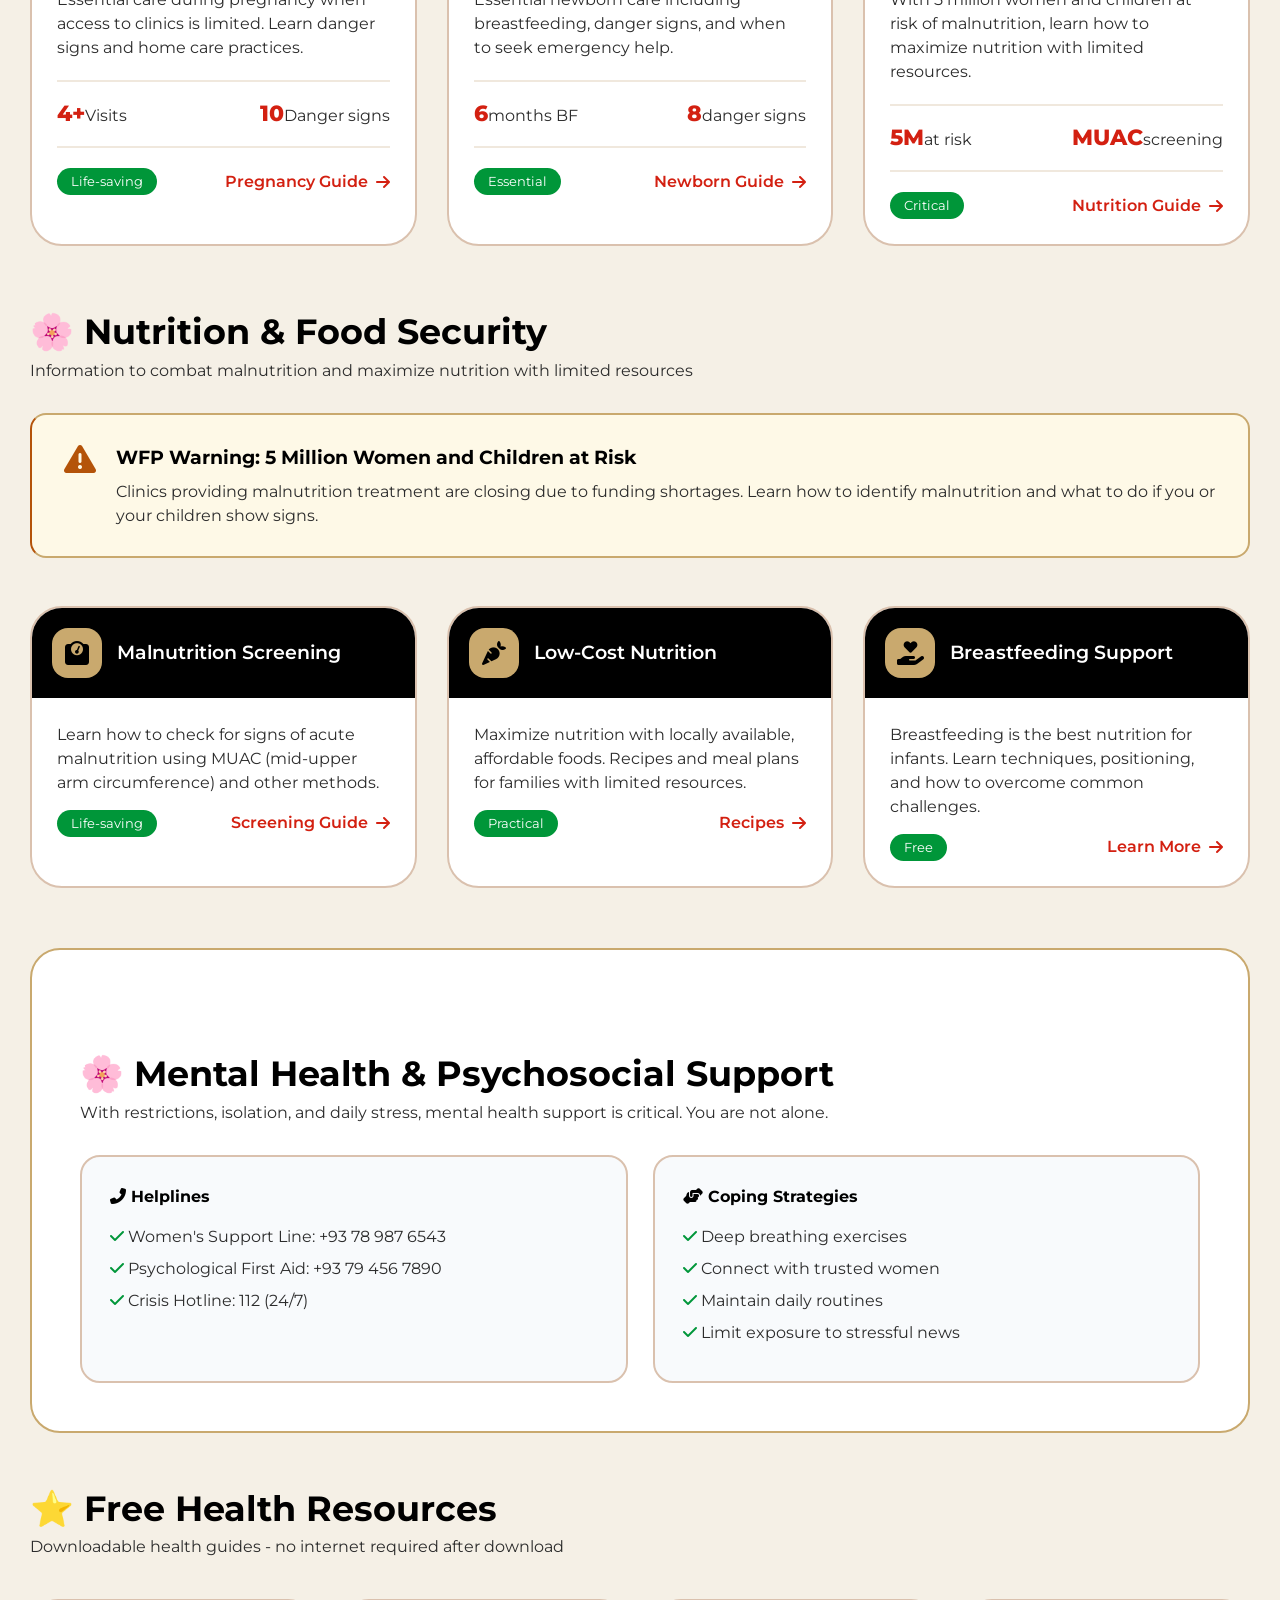
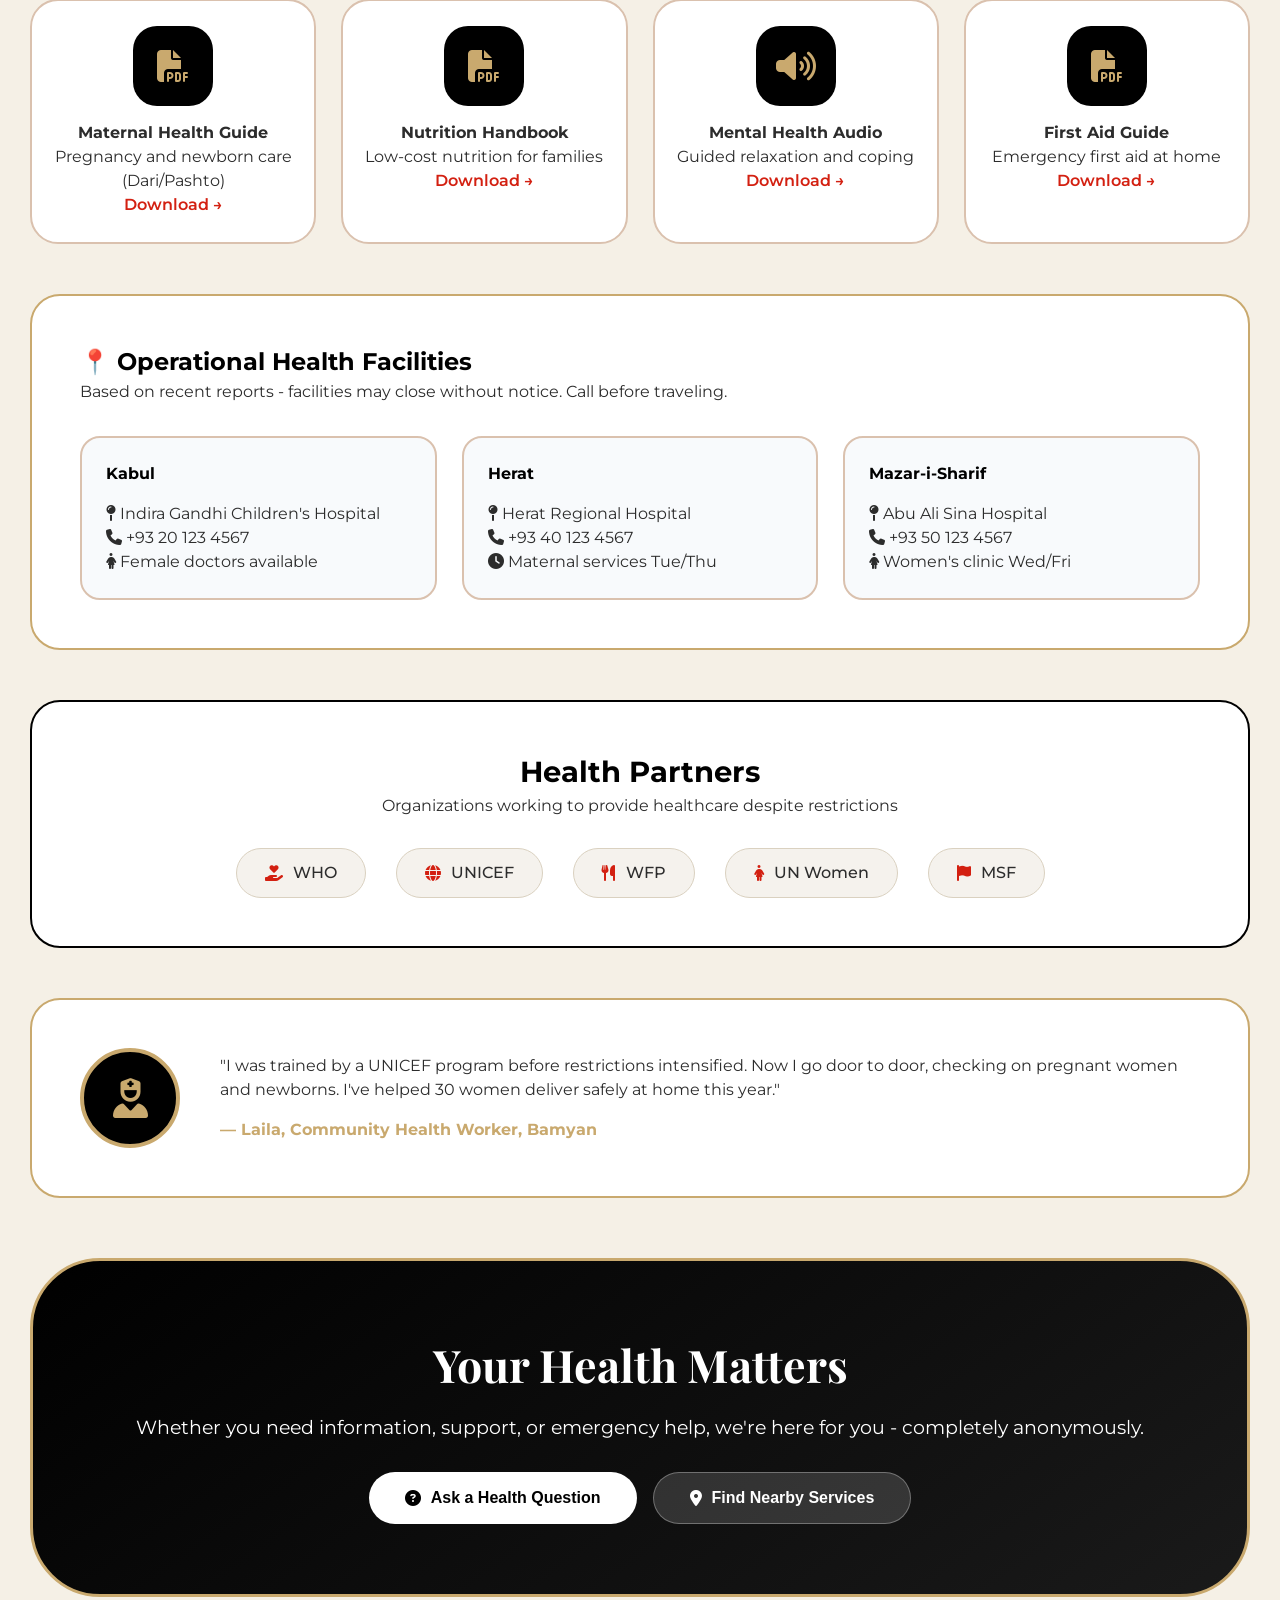
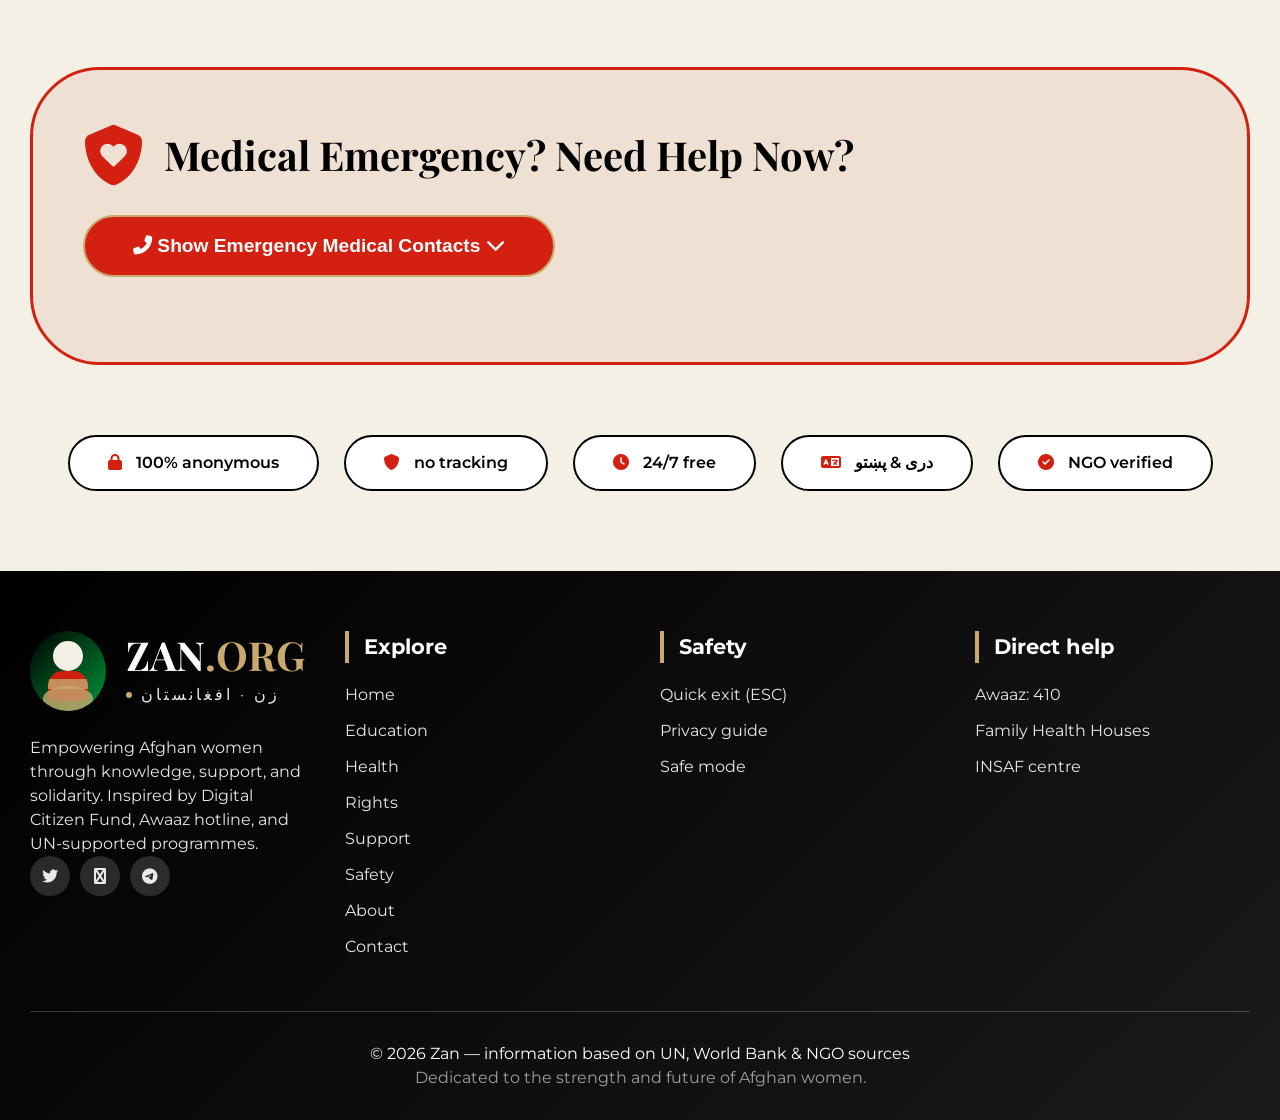
<file: templates/health.html>
<!DOCTYPE html>
<html lang="en">
<head>
    <meta charset="UTF-8">
    <meta name="viewport" content="width=device-width, initial-scale=1.0, maximum-scale=1.0, user-scalable=yes">
    <title>Zan | Health – توانمندسازی زنان افغانستان | empowering Afghan women</title>
    <meta name="description" content="Comprehensive health information for Afghan women: maternal health, nutrition, mental health, and emergency resources based on WHO and UN data.">
    <meta name="theme-color" content="#000000">
    <!-- fonts + icons (matching index) -->
    <link rel="preconnect" href="https://fonts.googleapis.com">
    <link rel="preconnect" href="https://fonts.gstatic.com" crossorigin>
    <link href="https://fonts.googleapis.com/css2?family=Cormorant+Garamond:wght@300;400;500;600;700&family=Montserrat:wght@300;400;500;600&family=Playfair+Display:wght@400;500;600;700;800;900&display=swap" rel="stylesheet">
    <link rel="stylesheet" href="https://cdnjs.cloudflare.com/ajax/libs/font-awesome/6.4.0/css/all.min.css">
    <style>
        /* ===== AFGHAN FLAG COLORS  ===== */
        :root {
            --afghan-black: #000000;
            --afghan-red: #D32011;
            --afghan-green: #009639;
            --gold: #C9A96E;
            --cream: #F5F0E6;
            --charcoal: #2C2C2C;
            --warm-gray: #8C8C8C;
            --light-gray: #E8E5E0;
        }

        * {
            margin: 0;
            padding: 0;
            box-sizing: border-box;
        }

        body {
            font-family: 'Montserrat', sans-serif;
            background: var(--cream);
            color: var(--charcoal);
            line-height: 1.5;
            overflow-x: hidden;
        }

        /* ===== SAFE MODE (preserved from index) ===== */
        body.safe-mode {
            background: #f0f0f0;
        }
        body.safe-mode .safe-hidden {
            display: none !important;
        }
        body.safe-mode .safe-visible {
            display: block !important;
        }
        body.safe-mode .normal-content {
            display: none;
        }
        body.safe-mode .safe-content {
            display: block;
        }
        .safe-content {
            display: none;
        }
        .safe-visible {
            display: none;
        }
        .safe-mode-banner {
            background: var(--afghan-black);
            color: white;
            padding: 10px;
            text-align: center;
            font-weight: bold;
            display: none;
        }
        body.safe-mode .safe-mode-banner {
            display: block;
        }

        /* ===== CULTURAL LOGO (exactly from index) ===== */
        .logo-container {
            display: flex;
            align-items: center;
            gap: 15px;
            text-decoration: none;
            z-index: 1001;
        }
        .logo-symbol {
            position: relative;
            width: 50px;
            height: 50px;
            display: flex;
            align-items: center;
            justify-content: center;
            background: linear-gradient(135deg, var(--afghan-black) 0%, var(--afghan-green) 100%);
            border-radius: 50%;
            overflow: hidden;
        }
        .logo-woman-silhouette {
            width: 30px;
            height: 40px;
            position: relative;
        }
        .logo-woman-head {
            width: 20px;
            height: 20px;
            background: var(--cream);
            border-radius: 50%;
            position: absolute;
            top: 0;
            left: 5px;
        }
        .logo-woman-body {
            width: 25px;
            height: 20px;
            background: linear-gradient(180deg, var(--afghan-red) 0%, #B3180A 100%);
            position: absolute;
            bottom: 0;
            left: 2.5px;
            border-radius: 10px 10px 5px 5px;
            overflow: hidden;
        }
        .logo-woman-body::after {
            content: '';
            position: absolute;
            top: 5px;
            left: 0;
            right: 0;
            height: 8px;
            background: var(--gold);
            opacity: 0.8;
        }
        .logo-sunrise {
            position: absolute;
            bottom: -5px;
            left: 0;
            right: 0;
            height: 15px;
            background: var(--gold);
            border-radius: 50% 50% 0 0;
            opacity: 0.8;
        }
        .logo-text {
            display: flex;
            flex-direction: column;
        }
        .logo-name {
            font-family: 'Playfair Display', serif;
            font-size: 1.8rem;
            font-weight: 700;
            color: var(--afghan-black);
            line-height: 1;
            letter-spacing: 1px;
            text-transform: uppercase;
        }
        .logo-name span {
            color: var(--afghan-red);
        }
        .logo-tagline {
            font-family: 'Montserrat', sans-serif;
            font-size: 0.7rem;
            color: var(--afghan-green);
            letter-spacing: 2px;
            text-transform: uppercase;
            margin-top: 3px;
            font-weight: 600;
            position: relative;
            padding-left: 10px;
        }
        .logo-tagline::before {
            content: '';
            position: absolute;
            left: 0;
            top: 50%;
            transform: translateY(-50%);
            width: 4px;
            height: 4px;
            background: var(--gold);
            border-radius: 50%;
        }

        /* ===== NAVIGATION (from index) ===== */
        .navbar {
            background: white;
            box-shadow: 0 4px 20px rgba(0,0,0,0.08);
            position: sticky;
            top: 0;
            z-index: 1000;
            padding: 15px 0;
        }
        .navbar .container {
            max-width: 1300px;
            margin: 0 auto;
            padding: 0 30px;
            display: flex;
            justify-content: space-between;
            align-items: center;
        }
        .nav-links {
            display: flex;
            gap: 40px;
            list-style: none;
        }
        .nav-links a {
            text-decoration: none;
            color: var(--charcoal);
            font-weight: 500;
            font-size: 1rem;
            transition: color 0.2s;
            font-family: 'Montserrat', sans-serif;
        }
        .nav-links a:hover {
            color: var(--afghan-red);
        }
        .nav-links a.active {
            color: var(--afghan-red);
            font-weight: 700;
            border-bottom: 2px solid var(--afghan-red);
        }
        .language-selector {
            display: flex;
            gap: 10px;
            margin-left: 20px;
        }
        .lang-btn {
            background: none;
            border: 1px solid var(--afghan-black);
            padding: 5px 10px;
            border-radius: 20px;
            cursor: pointer;
            font-size: 0.8rem;
            transition: all 0.3s;
        }
        .lang-btn:hover {
            background: var(--afghan-black);
            color: white;
        }
        .safe-mode-toggle {
            background: var(--afghan-black);
            color: white;
            border: none;
            padding: 8px 15px;
            border-radius: 30px;
            cursor: pointer;
            font-size: 0.9rem;
            margin-left: 15px;
            display: flex;
            align-items: center;
            gap: 8px;
        }
        .safe-mode-toggle i {
            color: var(--gold);
        }

        /* ===== HAMBURGER MENU (index style) ===== */
        .hamburger {
            display: none;
            flex-direction: column;
            cursor: pointer;
            gap: 6px;
            z-index: 1001;
        }
        .hamburger span {
            width: 30px;
            height: 3px;
            background: var(--afghan-black);
            border-radius: 3px;
            transition: 0.3s;
        }
        .hamburger.active span:nth-child(1) {
            transform: rotate(45deg) translate(8px, 8px);
        }
        .hamburger.active span:nth-child(2) {
            opacity: 0;
        }
        .hamburger.active span:nth-child(3) {
            transform: rotate(-45deg) translate(5px, -5px);
        }
        .mobile-menu {
            position: fixed;
            top: 0;
            right: -100%;
            width: 80%;
            max-width: 400px;
            height: 100vh;
            background: white;
            z-index: 2000;
            padding: 100px 40px 40px;
            box-shadow: -5px 0 30px rgba(0,0,0,0.1);
            transition: right 0.3s ease;
            overflow-y: auto;
        }
        .mobile-menu.active {
            right: 0;
        }
        .mobile-menu ul {
            list-style: none;
        }
        .mobile-menu li {
            margin-bottom: 25px;
        }
        .mobile-menu a {
            text-decoration: none;
            color: var(--charcoal);
            font-size: 1.3rem;
            font-weight: 600;
            display: block;
            padding: 10px 0;
            border-bottom: 1px solid #eee;
            transition: color 0.2s;
        }
        .mobile-menu a:hover, .mobile-menu a.active {
            color: var(--afghan-red);
        }
        .mobile-menu-close {
            position: absolute;
            top: 30px;
            right: 30px;
            font-size: 2rem;
            cursor: pointer;
            color: var(--charcoal);
        }
        .overlay {
            position: fixed;
            top: 0;
            left: 0;
            width: 100%;
            height: 100%;
            background: rgba(0,0,0,0.5);
            z-index: 1500;
            display: none;
        }
        .overlay.active {
            display: block;
        }

        /* ===== QUICK EXIT BUTTON ===== */
        .quick-exit-link {
            position: fixed;
            bottom: 30px;
            right: 30px;
            background: var(--afghan-red);
            color: white;
            border: 2px solid var(--gold);
            padding: 16px 32px;
            border-radius: 60px;
            z-index: 10000;
            display: flex;
            align-items: center;
            gap: 14px;
            font-weight: 700;
            cursor: pointer;
            transition: all 0.3s ease;
            box-shadow: 0 10px 30px rgba(211, 32, 17, 0.4);
            font-size: 1.1rem;
            letter-spacing: 0.5px;
        }
        .quick-exit-link i {
            color: white;
            font-size: 1.3rem;
        }
        .quick-exit-link:hover {
            background: #b0281a;
            transform: translateY(-3px);
            box-shadow: 0 15px 40px rgba(211, 32, 17, 0.6);
        }
        .exit-shortcut {
            background: rgba(255,255,255,0.2);
            padding: 4px 10px;
            border-radius: 30px;
            font-size: 0.8rem;
            font-weight: 500;
        }

        /* ===== RESILIENCE BANNER ===== */
        .resilience-banner {
            background: linear-gradient(90deg, var(--afghan-black), var(--afghan-green), var(--afghan-red));
            color: white;
            padding: 20px 0;
            text-align: center;
        }
        .resilience-banner h3 {
            font-family: 'Playfair Display', serif;
            font-size: 1.8rem;
            margin-bottom: 5px;
        }
        .resilience-banner p {
            font-size: 1.1rem;
            opacity: 0.9;
        }

        /* ===== HERO (index style) ===== */
        .page-hero {
            background: linear-gradient(rgba(0, 0, 0, 0.8), rgba(0, 0, 0, 0.7)),
                        url('https://images.unsplash.com/photo-1576091160550-2173dba999ef?q=80&w=2070&auto=format&fit=crop');
            background-size: cover;
            background-position: center 30%;
            color: white;
            padding: 140px 0 100px;
            text-align: center;
        }
        .page-hero h1 {
            font-family: 'Playfair Display', serif;
            font-size: 4rem;
            font-weight: 800;
            margin-bottom: 20px;
            text-shadow: 2px 2px 8px rgba(0,0,0,0.4);
        }
        .page-hero h1 span {
            color: var(--gold);
            -webkit-text-stroke: 1px rgba(255,215,0,0.3);
        }
        .page-hero p {
            font-size: 1.3rem;
            max-width: 750px;
            margin: 0 auto 30px;
            font-weight: 400;
            background: rgba(0,0,0,0.3);
            backdrop-filter: blur(4px);
            padding: 18px 30px;
            border-radius: 60px;
            border-left: 5px solid var(--gold);
        }

        /* ===== STATS SECTION ===== */
        .stats-section {
            background: linear-gradient(135deg, #f0f8ff 0%, #e6f2ff 100%);
            padding: 60px 0;
            margin: 40px 0;
        }
        .container {
            max-width: 1300px;
            margin: 0 auto;
            padding: 0 30px;
        }
        .stats-grid {
            display: grid;
            grid-template-columns: repeat(4, 1fr);
            gap: 30px;
        }
        .stat-card {
            text-align: center;
            padding: 25px;
            background: white;
            border-radius: 20px;
            box-shadow: 0 5px 15px rgba(0,0,0,0.05);
        }
        .stat-number-lg {
            font-family: 'Playfair Display', serif;
            font-size: 2.8rem;
            font-weight: 700;
            color: var(--afghan-red);
            margin-bottom: 5px;
        }
        .stat-label {
            color: var(--afghan-black);
            font-size: 1rem;
            font-weight: 600;
        }
        .stat-source {
            font-size: 0.7rem;
            color: var(--gold);
            margin-top: 2px;
        }

        /* ===== SECTION HEADERS ===== */
        .section-heading {
            font-family: 'Playfair Display', serif;
            font-size: 2.8rem;
            font-weight: 800;
            color: var(--afghan-black);
            margin: 70px 0 40px;
            border-bottom: 3px solid var(--gold);
            display: inline-block;
            padding-bottom: 10px;
        }
        .section-header {
            margin: 50px 0 30px;
        }
        .section-header h2 {
            font-size: 2.2rem;
            color: var(--afghan-black);
            font-weight: 700;
        }

        /* ===== HEALTH ALERT ===== */
        .health-alert {
            background: #fef9e7;
            border-left: 6px solid var(--gold);
            padding: 28px 32px;
            border-radius: 16px;
            margin-bottom: 48px;
            display: flex;
            gap: 20px;
            align-items: flex-start;
            border: 2px solid var(--gold);
        }
        .health-alert i {
            font-size: 2rem;
            color: var(--gold);
            flex-shrink: 0;
        }
        .health-alert-content strong {
            font-size: 1.2rem;
            color: var(--afghan-black);
            display: block;
            margin-bottom: 8px;
        }

        /* ===== PROGRAM GRID ===== */
        .program-grid {
            display: grid;
            grid-template-columns: repeat(3, 1fr);
            gap: 30px;
            margin-bottom: 60px;
        }
        .program-card {
            background: white;
            border-radius: 32px;
            overflow: hidden;
            border: 2px solid #dac1ae;
            transition: 0.25s ease;
            display: flex;
            flex-direction: column;
        }
        .program-card:hover {
            transform: translateY(-8px);
            border-color: var(--afghan-red);
        }
        .program-header {
            background: var(--afghan-black);
            color: white;
            padding: 20px;
            display: flex;
            align-items: center;
            gap: 15px;
        }
        .program-icon {
            width: 50px;
            height: 50px;
            background: var(--gold);
            border-radius: 16px;
            display: flex;
            align-items: center;
            justify-content: center;
            color: var(--afghan-black);
            font-size: 1.5rem;
        }
        .program-header h3 {
            font-size: 1.2rem;
            font-weight: 600;
        }
        .program-body {
            padding: 25px;
            flex: 1;
        }
        .program-stats {
            display: flex;
            justify-content: space-between;
            margin: 20px 0;
            border-top: 2px solid #f0e8dd;
            border-bottom: 2px solid #f0e8dd;
            padding: 15px 0;
        }
        .program-stat .number {
            font-weight: 800;
            color: var(--afghan-red);
            font-size: 1.4rem;
        }
        .program-footer {
            display: flex;
            justify-content: space-between;
            align-items: center;
            margin-top: 15px;
        }
        .program-badge {
            background: var(--afghan-green);
            color: white;
            padding: 4px 14px;
            border-radius: 30px;
            font-size: 0.8rem;
        }
        .program-link {
            font-weight: 600;
            color: var(--afghan-red);
            text-decoration: none;
            display: inline-flex;
            align-items: center;
            gap: 8px;
        }

        /* ===== RESOURCE GRID ===== */
        .resource-grid {
            display: grid;
            grid-template-columns: repeat(4, 1fr);
            gap: 25px;
            margin: 40px 0;
        }
        .resource-item {
            background: white;
            border-radius: 28px;
            padding: 25px 15px;
            text-align: center;
            border: 2px solid #dac1ae;
            transition: 0.2s;
            text-decoration: none;
            color: inherit;
            display: block;
        }
        .resource-item:hover {
            border-color: var(--afghan-red);
            transform: translateY(-5px);
        }
        .resource-icon {
            width: 80px;
            height: 80px;
            background: var(--afghan-black);
            border-radius: 24px;
            display: flex;
            align-items: center;
            justify-content: center;
            margin: 0 auto 15px;
            color: var(--gold);
            font-size: 2rem;
        }
        .resource-link {
            color: var(--afghan-red);
            font-weight: 600;
            text-decoration: none;
            display: inline-flex;
            align-items: center;
            gap: 6px;
        }

        /* ===== CLINIC SECTION ===== */
        .clinic-section {
            background: white;
            border-radius: 30px;
            padding: 48px;
            margin: 50px 0;
            border: 2px solid var(--gold);
        }
        .clinic-grid {
            display: grid;
            grid-template-columns: repeat(3, 1fr);
            gap: 25px;
            margin-top: 30px;
        }
        .clinic-card {
            background: #f8fafc;
            padding: 24px;
            border-radius: 20px;
            border: 2px solid #dac1ae;
        }
        .clinic-card h4 {
            color: var(--afghan-black);
            margin-bottom: 16px;
        }

        /* ===== MENTAL HEALTH SECTION ===== */
        .mental-health-section {
            background: white;
            border-radius: 30px;
            padding: 48px;
            margin: 50px 0;
            border: 2px solid var(--gold);
        }
        .support-grid {
            display: grid;
            grid-template-columns: repeat(2, 1fr);
            gap: 25px;
            margin-top: 30px;
        }
        .support-card {
            background: #f8fafc;
            padding: 28px;
            border-radius: 20px;
            border: 2px solid #dac1ae;
        }
        .support-card h4 {
            color: var(--afghan-black);
            margin-bottom: 16px;
        }
        .support-card ul {
            list-style: none;
        }
        .support-card li {
            margin-bottom: 8px;
        }

        /* ===== PARTNERS SECTION ===== */
        .partners-section {
            background: white;
            border-radius: 30px;
            padding: 48px;
            margin: 50px 0;
            text-align: center;
            border: 2px solid var(--afghan-black);
        }
        .partner-logos {
            display: flex;
            justify-content: center;
            gap: 30px;
            flex-wrap: wrap;
            margin-top: 30px;
        }
        .partner-logo {
            background: #f5f2ed;
            padding: 12px 28px;
            border-radius: 40px;
            display: flex;
            align-items: center;
            gap: 10px;
            border: 1px solid #dad1c0;
            font-weight: 500;
        }
        .partner-logo i {
            color: var(--afghan-red);
        }

        /* ===== STORY SECTION ===== */
        .story-section {
            background: white;
            border-radius: 30px;
            padding: 48px;
            margin: 50px 0;
            border: 2px solid var(--gold);
        }
        .story-content {
            display: flex;
            gap: 40px;
            align-items: center;
        }
        .story-image {
            width: 100px;
            height: 100px;
            background: var(--afghan-black);
            border-radius: 50%;
            border: 4px solid var(--gold);
            display: flex;
            align-items: center;
            justify-content: center;
            color: var(--gold);
            font-size: 2.5rem;
            flex-shrink: 0;
        }
        .story-author {
            margin-top: 16px;
            font-weight: 700;
            color: var(--gold);
        }

        /* ===== CTA SECTION ===== */
        .cta-section {
            background: linear-gradient(145deg, var(--afghan-black), #1a1a1a);
            border-radius: 70px;
            padding: 70px 50px;
            text-align: center;
            color: white;
            margin: 60px 0;
            border: 3px solid var(--gold);
        }
        .cta-section h2 {
            font-size: 2.8rem;
            font-family: 'Playfair Display', serif;
        }
        .cta-buttons {
            display: flex;
            gap: 16px;
            justify-content: center;
            flex-wrap: wrap;
            margin-top: 30px;
        }
        .cta-btn {
            padding: 16px 36px;
            border-radius: 40px;
            font-weight: 600;
            font-size: 1rem;
            cursor: pointer;
            transition: 0.2s;
            border: none;
            display: inline-flex;
            align-items: center;
            gap: 10px;
        }
        .cta-btn-primary {
            background: white;
            color: var(--afghan-black);
        }
        .cta-btn-primary:hover {
            background: #f8fafc;
            transform: translateY(-2px);
        }
        .cta-btn-secondary {
            background: rgba(255,255,255,0.15);
            color: white;
            border: 1px solid rgba(255,255,255,0.3);
        }
        .cta-btn-secondary:hover {
            background: rgba(255,255,255,0.25);
            transform: translateY(-2px);
        }

        /* ===== EMERGENCY SECTION ===== */
        .emergency-section {
            background: #efe0d4;
            border-radius: 70px;
            padding: 55px 50px;
            margin: 70px 0;
            border: 3px solid var(--afghan-red);
        }
        .emergency-header {
            display: flex;
            gap: 20px;
            align-items: center;
            margin-bottom: 30px;
        }
        .emergency-header i {
            font-size: 3.8rem;
            color: var(--afghan-red);
        }
        .emergency-header h3 {
            font-size: 2.5rem;
            color: var(--afghan-black);
            font-family: 'Playfair Display', serif;
        }
        .emergency-btn {
            background: var(--afghan-red);
            border: none;
            color: white;
            padding: 18px 48px;
            border-radius: 60px;
            font-weight: 700;
            font-size: 1.2rem;
            cursor: pointer;
            transition: 0.2s;
            border: 2px solid var(--gold);
            margin-bottom: 30px;
        }
        .emergency-btn:hover {
            background: var(--afghan-black);
        }
        #emergency-contacts {
            background: #fbf2e9;
            border-radius: 50px;
            padding: 35px;
            margin: 20px 0;
            border: 2px solid var(--gold);
        }
        .hidden { display: none !important; }

        /* ===== TRUST BADGES ===== */
        .trust-badges {
            display: flex;
            flex-wrap: wrap;
            gap: 25px;
            justify-content: center;
            margin: 60px 0 30px;
        }
        .badge {
            background: white;
            border-radius: 60px;
            padding: 14px 38px;
            border: 2px solid var(--afghan-black);
            font-weight: 600;
            color: var(--afghan-black);
        }
        .badge i { color: var(--afghan-red); margin-right: 10px; }

        /* ===== FOOTER (index style) ===== */
        .footer {
            background: linear-gradient(135deg, var(--afghan-black) 0%, #1a1a1a 100%);
            color: white;
            padding: 60px 0 30px;
            margin-top: 80px;
        }
        .footer .container {
            max-width: 1300px;
            margin: 0 auto;
            padding: 0 30px;
        }
        .footer-content {
            display: grid;
            grid-template-columns: repeat(auto-fit, minmax(250px, 1fr));
            gap: 40px;
            margin-bottom: 40px;
        }
        .footer-logo-container {
            display: flex;
            align-items: center;
            gap: 20px;
            margin-bottom: 25px;
            text-decoration: none;
        }
        .footer-logo-symbol {
            width: 80px;
            height: 80px;
            display: flex;
            align-items: center;
            justify-content: center;
            background: linear-gradient(135deg, var(--afghan-black) 0%, var(--afghan-green) 100%);
            border-radius: 50%;
            overflow: hidden;
        }
        .footer-logo-woman-silhouette {
            width: 50px;
            height: 60px;
            position: relative;
        }
        .footer-logo-woman-head {
            width: 30px;
            height: 30px;
            background: var(--cream);
            border-radius: 50%;
            position: absolute;
            top: 0;
            left: 10px;
        }
        .footer-logo-woman-body {
            width: 40px;
            height: 30px;
            background: linear-gradient(180deg, var(--afghan-red) 0%, #B3180A 100%);
            position: absolute;
            bottom: 0;
            left: 5px;
            border-radius: 15px 15px 8px 8px;
            overflow: hidden;
        }
        .footer-logo-woman-body::after {
            content: '';
            position: absolute;
            top: 8px;
            left: 0;
            right: 0;
            height: 10px;
            background: var(--gold);
            opacity: 0.8;
        }
        .footer-logo-sunrise {
            position: absolute;
            bottom: -10px;
            left: 0;
            right: 0;
            height: 25px;
            background: var(--gold);
            border-radius: 50% 50% 0 0;
            opacity: 0.8;
        }
        .footer-logo-text {
            display: flex;
            flex-direction: column;
        }
        .footer-logo-name {
            font-family: 'Playfair Display', serif;
            font-size: 2.5rem;
            font-weight: 700;
            color: white;
            line-height: 1;
            text-transform: uppercase;
        }
        .footer-logo-name span { color: var(--gold); }
        .footer-logo-tagline {
            font-family: 'Montserrat', sans-serif;
            font-size: 1rem;
            color: rgba(255,255,255,0.9);
            letter-spacing: 3px;
            text-transform: uppercase;
            margin-top: 8px;
            padding-left: 15px;
            position: relative;
        }
        .footer-logo-tagline::before {
            content: '';
            position: absolute;
            left: 0;
            top: 50%;
            transform: translateY(-50%);
            width: 6px;
            height: 6px;
            background: var(--gold);
            border-radius: 50%;
        }
        .footer h4 {
            font-size: 1.3rem;
            border-left: 4px solid var(--gold);
            padding-left: 15px;
            margin-bottom: 20px;
        }
        .footer ul { list-style: none; padding: 0; }
        .footer ul li { margin-bottom: 12px; }
        .footer a { color: rgba(255,255,255,0.9); text-decoration: none; }
        .footer a:hover { color: var(--gold); }
        .social-links a {
            width: 40px;
            height: 40px;
            background: rgba(255,255,255,0.15);
            border-radius: 50%;
            display: inline-flex;
            align-items: center;
            justify-content: center;
            margin-right: 10px;
            transition: 0.3s;
        }
        .social-links a:hover { background: var(--gold); color: var(--afghan-black); }

        /* RESPONSIVE */
        @media (max-width: 1000px) {
            .program-grid, .resource-grid, .clinic-grid, .support-grid, .stats-grid { grid-template-columns: repeat(2,1fr); }
        }
        @media (max-width: 700px) {
            .nav-links, .language-selector, .safe-mode-toggle span { display: none; }
            .hamburger { display: flex; }
            .program-grid, .resource-grid, .clinic-grid, .support-grid, .stats-grid { grid-template-columns: 1fr; }
            .page-hero h1 { font-size: 2.8rem; }
            .story-content { flex-direction: column; text-align: center; }
            .quick-exit-link { padding: 12px 24px; bottom: 20px; right: 20px; font-size: 0.9rem; }
            .exit-shortcut { display: none; }
        }
        @media (max-width: 480px) {
            .page-hero h1 { font-size: 2.2rem; }
        }
    </style>
</head>
<body>
    <!-- Safe Mode Banner -->
    <div class="safe-mode-banner">
        <i class="fas fa-shield-alt"></i> Safe Mode Active - Household Tips
    </div>

    <!-- quick exit - BOTTOM RIGHT CORNER -->
    <button class="quick-exit-link" onclick="quickExit()">
        <i class="fa-solid fa-door-open"></i>
        <span>Quick exit</span>
        <span class="exit-shortcut">ESC</span>
    </button>

    <!-- Mobile Menu Overlay -->
    <div class="overlay" id="overlay" onclick="closeMobileMenu()"></div>

    <!-- Mobile Menu (FULL NAVIGATION) -->
    <div class="mobile-menu" id="mobileMenu">
        <div class="mobile-menu-close" onclick="closeMobileMenu()">×</div>
        <ul>
            <li><a href="/" onclick="closeMobileMenu()">Home</a></li>
            <li><a href="/education" onclick="closeMobileMenu()">Education</a></li>
            <li><a href="/health" class="active" onclick="closeMobileMenu()">Health</a></li>
            <li><a href="/rights" onclick="closeMobileMenu()">Rights</a></li>
            <li><a href="/support" onclick="closeMobileMenu()">Support</a></li>
            <li><a href="/safety" onclick="closeMobileMenu()">Safety</a></li>
            <li><a href="/about" onclick="closeMobileMenu()">About</a></li>
            <li><a href="/contact" onclick="closeMobileMenu()">Contact</a></li>
        </ul>
    </div>

    <!-- Navigation -->
    <nav class="navbar">
        <div class="container">
            <a href="/" class="logo-container">
                <div class="logo-symbol">
                    <div class="logo-woman-silhouette">
                        <div class="logo-woman-head"></div>
                        <div class="logo-woman-body"></div>
                        <div class="logo-sunrise"></div>
                    </div>
                </div>
                <div class="logo-text">
                    <div class="logo-name">ZAN<span>.org</span></div>
                    <div class="logo-tagline">زن · افغانستان · توانمندسازی</div>
                </div>
            </a>
            <ul class="nav-links">
                <li><a href="/">Home</a></li>
                <li><a href="/education">Education</a></li>
                <li><a href="/health" class="active">Health</a></li>
                <li><a href="/rights">Rights</a></li>
                <li><a href="/support">Support</a></li>
                <li><a href="/safety">Safety</a></li>
                <li><a href="/about">About</a></li>
                <li><a href="/contact">Contact</a></li>
            </ul>
            <div style="display: flex; align-items: center;">
                <div class="language-selector">
                    <button class="lang-btn" onclick="setLanguage('en')">EN</button>
                    <button class="lang-btn" onclick="setLanguage('fa')">دری</button>
                    <button class="lang-btn" onclick="setLanguage('ps')">پښتو</button>
                </div>
                <button class="safe-mode-toggle" onclick="toggleSafeMode()">
                    <i class="fas fa-eye-slash"></i>
                    <span>Safe Mode</span>
                </button>
            </div>
            <div class="hamburger" id="hamburger" onclick="toggleMobileMenu()">
                <span></span>
                <span></span>
                <span></span>
            </div>
        </div>
    </nav>

    <!-- Normal Content -->
    <div class="normal-content">
        <!-- Resilience Banner -->
        <section class="resilience-banner">
            <div class="container">
                <h3>سلامتی حق هر زن است · Health is every woman's right</h3>
                <p>Maternal Care · Nutrition · Mental Health — for every Afghan woman</p>
            </div>
        </section>

        <!-- Hero -->
        <section class="page-hero">
            <div class="container">
                <h1>Health <span>& Wellness</span></h1>
                <p>Access to healthcare is a fundamental right. Despite severe restrictions, women continue to find ways to care for themselves and their families. This page provides vital health information, resources, and support based on WHO and UN data.</p>
            </div>
        </section>

        <!-- Stats section -->
        <section class="stats-section">
            <div class="container">
                <div class="stats-grid">
                    <div class="stat-card"><div class="stat-number-lg">5M</div><div class="stat-label">Women & children at risk of acute malnutrition</div><div class="stat-source">WFP 2026</div></div>
                    <div class="stat-card"><div class="stat-number-lg">422+</div><div class="stat-label">Hospitals & clinics closed</div><div class="stat-source">WHO 2026</div></div>
                    <div class="stat-card"><div class="stat-number-lg">14.4M</div><div class="stat-label">Deprived of basic medical care</div><div class="stat-source">WHO 2026</div></div>
                    <div class="stat-card"><div class="stat-number-lg">17.4M</div><div class="stat-label">Facing severe food insecurity</div><div class="stat-source">WHO 2026</div></div>
                </div>
            </div>
        </section>

        <div class="container">
            <!-- Critical Health Alert -->
            <div class="health-alert">
                <i class="fas fa-gavel"></i>
                <div class="health-alert-content">
                    <strong>New Penal Code Impact on Women's Health</strong>
                    <p>Under the new 119-article penal code enacted January 2026, women face severe restrictions accessing healthcare without male guardian permission. Domestic violence protections have been weakened - violence against animals carries longer sentences than violence against women. Know your rights and emergency options.</p>
                </div>
            </div>

            <!-- Maternal & Child Health -->
            <div class="section-header">
                <h2>🌸 Maternal & Child Health</h2>
                <p>Life-saving information for mothers and children based on WHO guidelines</p>
            </div>

            <div class="program-grid">
                <div class="program-card">
                    <div class="program-header"><div class="program-icon"><i class="fas fa-fetus"></i></div><h3>Prenatal Care</h3></div>
                    <div class="program-body"><p>Essential care during pregnancy when access to clinics is limited. Learn danger signs and home care practices.</p><div class="program-stats"><div class="program-stat"><span class="number">4+</span><span class="label">Visits</span></div><div class="program-stat"><span class="number">10</span><span class="label">Danger signs</span></div></div><div class="program-footer"><span class="program-badge">Life-saving</span><a href="#" class="program-link">Pregnancy Guide <i class="fas fa-arrow-right"></i></a></div></div>
                </div>
                <div class="program-card">
                    <div class="program-header"><div class="program-icon"><i class="fas fa-baby"></i></div><h3>Newborn Care</h3></div>
                    <div class="program-body"><p>Essential newborn care including breastfeeding, danger signs, and when to seek emergency help.</p><div class="program-stats"><div class="program-stat"><span class="number">6</span><span class="label">months BF</span></div><div class="program-stat"><span class="number">8</span><span class="label">danger signs</span></div></div><div class="program-footer"><span class="program-badge">Essential</span><a href="#" class="program-link">Newborn Guide <i class="fas fa-arrow-right"></i></a></div></div>
                </div>
                <div class="program-card">
                    <div class="program-header"><div class="program-icon"><i class="fas fa-apple-alt"></i></div><h3>Child Nutrition</h3></div>
                    <div class="program-body"><p>With 5 million women and children at risk of malnutrition, learn how to maximize nutrition with limited resources.</p><div class="program-stats"><div class="program-stat"><span class="number">5M</span><span class="label">at risk</span></div><div class="program-stat"><span class="number">MUAC</span><span class="label">screening</span></div></div><div class="program-footer"><span class="program-badge">Critical</span><a href="#" class="program-link">Nutrition Guide <i class="fas fa-arrow-right"></i></a></div></div>
                </div>
            </div>

            <!-- Nutrition & Food Security -->
            <div class="section-header">
                <h2>🌸 Nutrition & Food Security</h2>
                <p>Information to combat malnutrition and maximize nutrition with limited resources</p>
            </div>

            <div class="health-alert" style="border-left-color: #b45309;">
                <i class="fas fa-exclamation-triangle" style="color: #b45309;"></i>
                <div class="health-alert-content">
                    <strong>WFP Warning: 5 Million Women and Children at Risk</strong>
                    <p>Clinics providing malnutrition treatment are closing due to funding shortages. Learn how to identify malnutrition and what to do if you or your children show signs.</p>
                </div>
            </div>

            <div class="program-grid">
                <div class="program-card"><div class="program-header"><div class="program-icon"><i class="fas fa-weight"></i></div><h3>Malnutrition Screening</h3></div><div class="program-body"><p>Learn how to check for signs of acute malnutrition using MUAC (mid-upper arm circumference) and other methods.</p><div class="program-footer"><span class="program-badge">Life-saving</span><a href="#" class="program-link">Screening Guide <i class="fas fa-arrow-right"></i></a></div></div></div>
                <div class="program-card"><div class="program-header"><div class="program-icon"><i class="fas fa-carrot"></i></div><h3>Low-Cost Nutrition</h3></div><div class="program-body"><p>Maximize nutrition with locally available, affordable foods. Recipes and meal plans for families with limited resources.</p><div class="program-footer"><span class="program-badge">Practical</span><a href="#" class="program-link">Recipes <i class="fas fa-arrow-right"></i></a></div></div></div>
                <div class="program-card"><div class="program-header"><div class="program-icon"><i class="fas fa-hand-holding-heart"></i></div><h3>Breastfeeding Support</h3></div><div class="program-body"><p>Breastfeeding is the best nutrition for infants. Learn techniques, positioning, and how to overcome common challenges.</p><div class="program-footer"><span class="program-badge">Free</span><a href="#" class="program-link">Learn More <i class="fas fa-arrow-right"></i></a></div></div></div>
            </div>

            <!-- Mental Health Section -->
            <div class="mental-health-section">
                <div class="section-header" style="margin-bottom: 20px;"><h2>🌸 Mental Health & Psychosocial Support</h2><p>With restrictions, isolation, and daily stress, mental health support is critical. You are not alone.</p></div>
                <div class="support-grid">
                    <div class="support-card"><h4><i class="fas fa-phone-alt"></i> Helplines</h4><ul><li><i class="fas fa-check" style="color: var(--afghan-green);"></i> Women's Support Line: +93 78 987 6543</li><li><i class="fas fa-check" style="color: var(--afghan-green);"></i> Psychological First Aid: +93 79 456 7890</li><li><i class="fas fa-check" style="color: var(--afghan-green);"></i> Crisis Hotline: 112 (24/7)</li></ul></div>
                    <div class="support-card"><h4><i class="fas fa-hands-helping"></i> Coping Strategies</h4><ul><li><i class="fas fa-check" style="color: var(--afghan-green);"></i> Deep breathing exercises</li><li><i class="fas fa-check" style="color: var(--afghan-green);"></i> Connect with trusted women</li><li><i class="fas fa-check" style="color: var(--afghan-green);"></i> Maintain daily routines</li><li><i class="fas fa-check" style="color: var(--afghan-green);"></i> Limit exposure to stressful news</li></ul></div>
                </div>
            </div>

            <!-- Free Health Resources -->
            <div class="section-header"><h2>⭐ Free Health Resources</h2><p>Downloadable health guides - no internet required after download</p></div>
            <div class="resource-grid">
                <a href="#" class="resource-item"><div class="resource-icon"><i class="fas fa-file-pdf"></i></div><h4>Maternal Health Guide</h4><p>Pregnancy and newborn care (Dari/Pashto)</p><span class="resource-link">Download →</span></a>
                <a href="#" class="resource-item"><div class="resource-icon"><i class="fas fa-file-pdf"></i></div><h4>Nutrition Handbook</h4><p>Low-cost nutrition for families</p><span class="resource-link">Download →</span></a>
                <a href="#" class="resource-item"><div class="resource-icon"><i class="fas fa-volume-up"></i></div><h4>Mental Health Audio</h4><p>Guided relaxation and coping</p><span class="resource-link">Download →</span></a>
                <a href="#" class="resource-item"><div class="resource-icon"><i class="fas fa-file-pdf"></i></div><h4>First Aid Guide</h4><p>Emergency first aid at home</p><span class="resource-link">Download →</span></a>
            </div>

            <!-- Clinic Locator -->
            <div class="clinic-section">
                <h2 style="color: var(--afghan-black);">📍 Operational Health Facilities</h2>
                <p style="color: var(--charcoal); margin-bottom: 32px;">Based on recent reports - facilities may close without notice. Call before traveling.</p>
                <div class="clinic-grid">
                    <div class="clinic-card"><h4>Kabul</h4><p><i class="fas fa-map-pin"></i> Indira Gandhi Children's Hospital</p><p><i class="fas fa-phone"></i> +93 20 123 4567</p><p><i class="fas fa-female"></i> Female doctors available</p></div>
                    <div class="clinic-card"><h4>Herat</h4><p><i class="fas fa-map-pin"></i> Herat Regional Hospital</p><p><i class="fas fa-phone"></i> +93 40 123 4567</p><p><i class="fas fa-clock"></i> Maternal services Tue/Thu</p></div>
                    <div class="clinic-card"><h4>Mazar-i-Sharif</h4><p><i class="fas fa-map-pin"></i> Abu Ali Sina Hospital</p><p><i class="fas fa-phone"></i> +93 50 123 4567</p><p><i class="fas fa-female"></i> Women's clinic Wed/Fri</p></div>
                </div>
            </div>

            <!-- Partners -->
            <div class="partners-section">
                <h3 style="font-size: 1.8rem; color: var(--afghan-black);">Health Partners</h3>
                <p style="color: var(--charcoal);">Organizations working to provide healthcare despite restrictions</p>
                <div class="partner-logos"><div class="partner-logo"><i class="fas fa-hand-holding-heart"></i> WHO</div><div class="partner-logo"><i class="fas fa-globe"></i> UNICEF</div><div class="partner-logo"><i class="fas fa-utensils"></i> WFP</div><div class="partner-logo"><i class="fas fa-female"></i> UN Women</div><div class="partner-logo"><i class="fas fa-flag"></i> MSF</div></div>
            </div>

            <!-- Success Story -->
            <div class="story-section">
                <div class="story-content"><div class="story-image"><i class="fas fa-user-nurse"></i></div><div><p>"I was trained by a UNICEF program before restrictions intensified. Now I go door to door, checking on pregnant women and newborns. I've helped 30 women deliver safely at home this year."</p><div class="story-author">— Laila, Community Health Worker, Bamyan</div></div></div>
            </div>

            <!-- Call to Action -->
            <div class="cta-section">
                <h2>Your Health Matters</h2>
                <p style="font-size:1.2rem; margin-top:15px;">Whether you need information, support, or emergency help, we're here for you - completely anonymously.</p>
                <div class="cta-buttons">
                    <button class="cta-btn cta-btn-primary" onclick="window.location.href='support.html'"><i class="fas fa-question-circle"></i> Ask a Health Question</button>
                    <button class="cta-btn cta-btn-secondary" onclick="window.location.href='rights.html#clinics'"><i class="fas fa-map-marker-alt"></i> Find Nearby Services</button>
                </div>
            </div>

            <!-- Emergency Section -->
            <div class="emergency-section">
                <div class="emergency-header"><i class="fas fa-shield-heart"></i><h3>Medical Emergency? Need Help Now?</h3></div>
                <button class="emergency-btn" onclick="toggleEmergency()"><i class="fas fa-phone-alt"></i> Show Emergency Medical Contacts <i class="fas fa-chevron-down" id="emergencyArrow"></i></button>
                <div id="emergency-contacts" class="hidden">
                    <div style="margin-bottom:20px;"><strong><i class="fas fa-phone-alt"></i> National Medical Emergency</strong><br>📞 <a href="tel:112" style="color: var(--afghan-black);">112</a> (24/7)</div>
                    <div style="margin-bottom:20px;"><strong><i class="fas fa-female"></i> Women's Health Hotline</strong><br>📞 <a href="tel:+93789876543" style="color: var(--afghan-black);">+93 78 987 6543</a></div>
                    <div style="margin-bottom:20px;"><strong><i class="fas fa-baby"></i> Maternal Emergency</strong><br>📞 <a href="tel:+93794567890" style="color: var(--afghan-black);">+93 79 456 7890</a></div>
                    <div style="background:#fff0d9; padding:15px; border-radius:40px;">🔐 Clear call logs after use.</div>
                </div>
            </div>

            <!-- Trust badges -->
            <div class="trust-badges">
                <div class="badge"><i class="fas fa-lock"></i> 100% anonymous</div>
                <div class="badge"><i class="fas fa-shield"></i> no tracking</div>
                <div class="badge"><i class="fas fa-clock"></i> 24/7 free</div>
                <div class="badge"><i class="fas fa-language"></i> دری & پښتو</div>
                <div class="badge"><i class="fas fa-check-circle"></i> NGO verified</div>
            </div>
        </div>
    </div>

    <!-- Safe Mode Content -->
    <div class="safe-content">
        <div class="container" style="padding: 50px 0;">
            <h2 style="font-family: 'Playfair Display', serif; font-size: 2.5rem; color: var(--afghan-black);"><i class="fas fa-utensils"></i> Healthy Cooking & Family Tips</h2>
            <div class="safe-recipe-card" style="background:white; border-radius:20px; padding:20px; margin-bottom:20px;"><h4>Today's Recipe: Nutritious Lentil Soup</h4><p>Red lentils, onions, garlic, turmeric, salt. Wash lentils, boil with spices for 30 minutes.</p></div>
            <div class="safe-recipe-card" style="background:white; border-radius:20px; padding:20px;"><h4>Household Tip: Saving Water</h4><p>Collect rainwater for plants. Reuse cooking water for garden.</p></div>
        </div>
    </div>

    <!-- FOOTER (FULL LINKS) -->
    <footer class="footer">
        <div class="container">
            <div class="footer-content">
                <div><a href="/" class="footer-logo-container"><div class="footer-logo-symbol"><div class="footer-logo-woman-silhouette"><div class="footer-logo-woman-head"></div><div class="footer-logo-woman-body"></div><div class="footer-logo-sunrise"></div></div></div><div class="footer-logo-text"><div class="footer-logo-name">ZAN<span>.org</span></div><div class="footer-logo-tagline">زن · افغانستان</div></div></a><p style="color: rgba(255,255,255,0.9);">Empowering Afghan women through knowledge, support, and solidarity. Inspired by Digital Citizen Fund, Awaaz hotline, and UN‑supported programmes.</p><div class="social-links"><a href="#"><i class="fab fa-twitter"></i></a><a href="#"><i class="fab fa-signal"></i></a><a href="#"><i class="fab fa-telegram"></i></a></div></div>
                <div><h4>Explore</h4><ul><li><a href="/">Home</a></li><li><a href="/education">Education</a></li><li><a href="/health">Health</a></li><li><a href="/rights">Rights</a></li><li><a href="/support">Support</a></li><li><a href="/safety">Safety</a></li><li><a href="/about">About</a></li><li><a href="/contact">Contact</a></li></ul></div>
                <div><h4>Safety</h4><ul><li><a href="#" onclick="quickExit(); return false;">Quick exit (ESC)</a></li><li><a href="support.html#privacy">Privacy guide</a></li><li><a href="#" onclick="toggleSafeMode(); return false;">Safe mode</a></li></ul></div>
                <div><h4>Direct help</h4><ul><li><a href="tel:410">Awaaz: 410</a></li><li><a href="/health">Family Health Houses</a></li><li><a href="rights.html#shelters">INSAF centre</a></li></ul></div>
            </div>
            <div style="text-align:center; border-top:1px solid rgba(255,255,255,0.2); padding-top:30px;"><p>© 2026 Zan — information based on UN, World Bank & NGO sources</p><p style="color:rgba(255,255,255,0.6);">Dedicated to the strength and future of Afghan women.</p></div>
        </div>
    </footer>

    <script>
        function quickExit() { window.location.href = 'https://www.google.com'; }
        function toggleSafeMode() { document.body.classList.toggle('safe-mode'); localStorage.setItem('safeMode', document.body.classList.contains('safe-mode')); const btnSpan = document.querySelector('.safe-mode-toggle span'); if(btnSpan) btnSpan.textContent = document.body.classList.contains('safe-mode') ? 'Normal Mode' : 'Safe Mode'; }
        function setLanguage(lang) { alert('Language changed to: ' + lang + ' (Translation files would load)'); localStorage.setItem('language', lang); }
        function toggleMobileMenu() { document.getElementById('mobileMenu').classList.toggle('active'); document.getElementById('overlay').classList.toggle('active'); document.getElementById('hamburger').classList.toggle('active'); }
        function closeMobileMenu() { document.getElementById('mobileMenu').classList.remove('active'); document.getElementById('overlay').classList.remove('active'); document.getElementById('hamburger').classList.remove('active'); }
        function toggleEmergency() { const c = document.getElementById('emergency-contacts'); const arrow = document.getElementById('emergencyArrow'); c.classList.toggle('hidden'); arrow.style.transform = c.classList.contains('hidden') ? 'rotate(0deg)' : 'rotate(180deg)'; }
        document.addEventListener('keydown', e => { if (e.key === 'Escape') quickExit(); });
        document.querySelectorAll('.mobile-menu a').forEach(link => link.addEventListener('click', closeMobileMenu));
        window.addEventListener('load', function() { if (localStorage.getItem('safeMode') === 'true') { document.body.classList.add('safe-mode'); const btnSpan = document.querySelector('.safe-mode-toggle span'); if(btnSpan) btnSpan.textContent = 'Normal Mode'; } });
    </script>
</body>
</html>
</file>
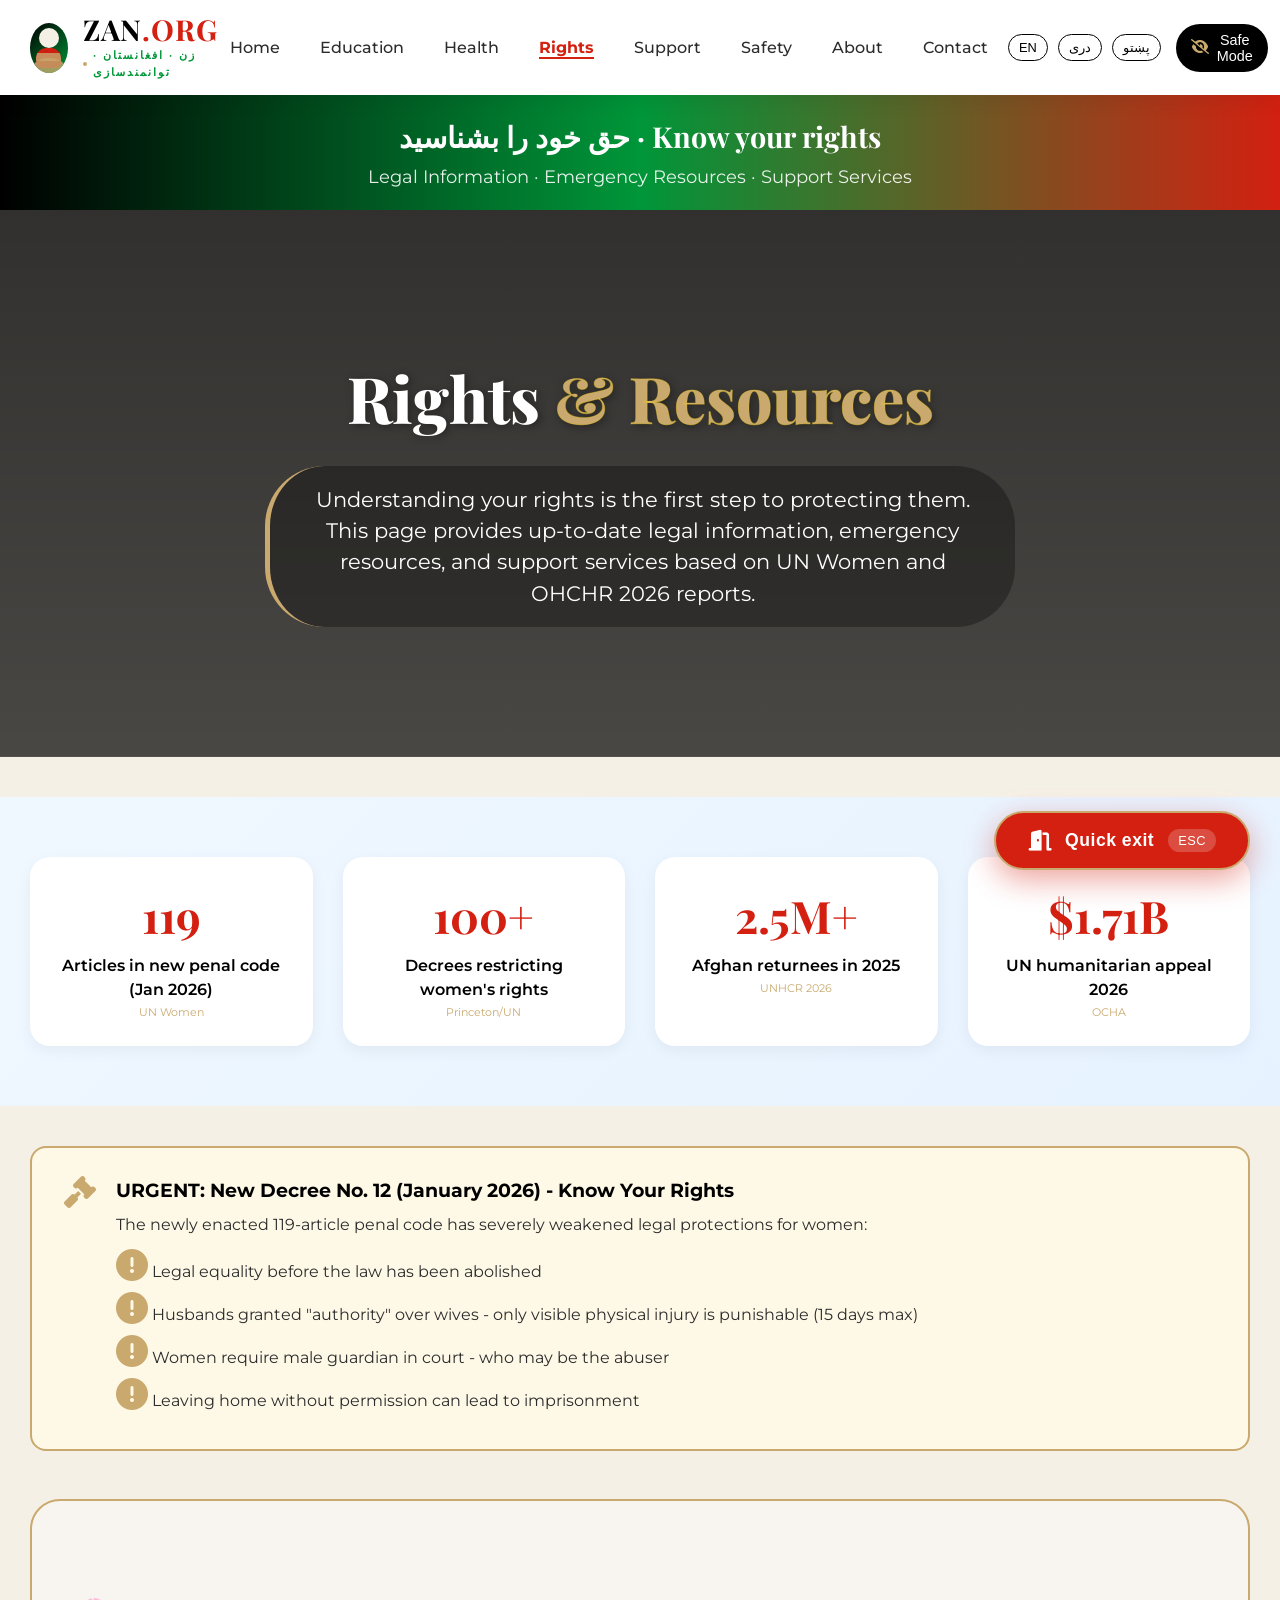
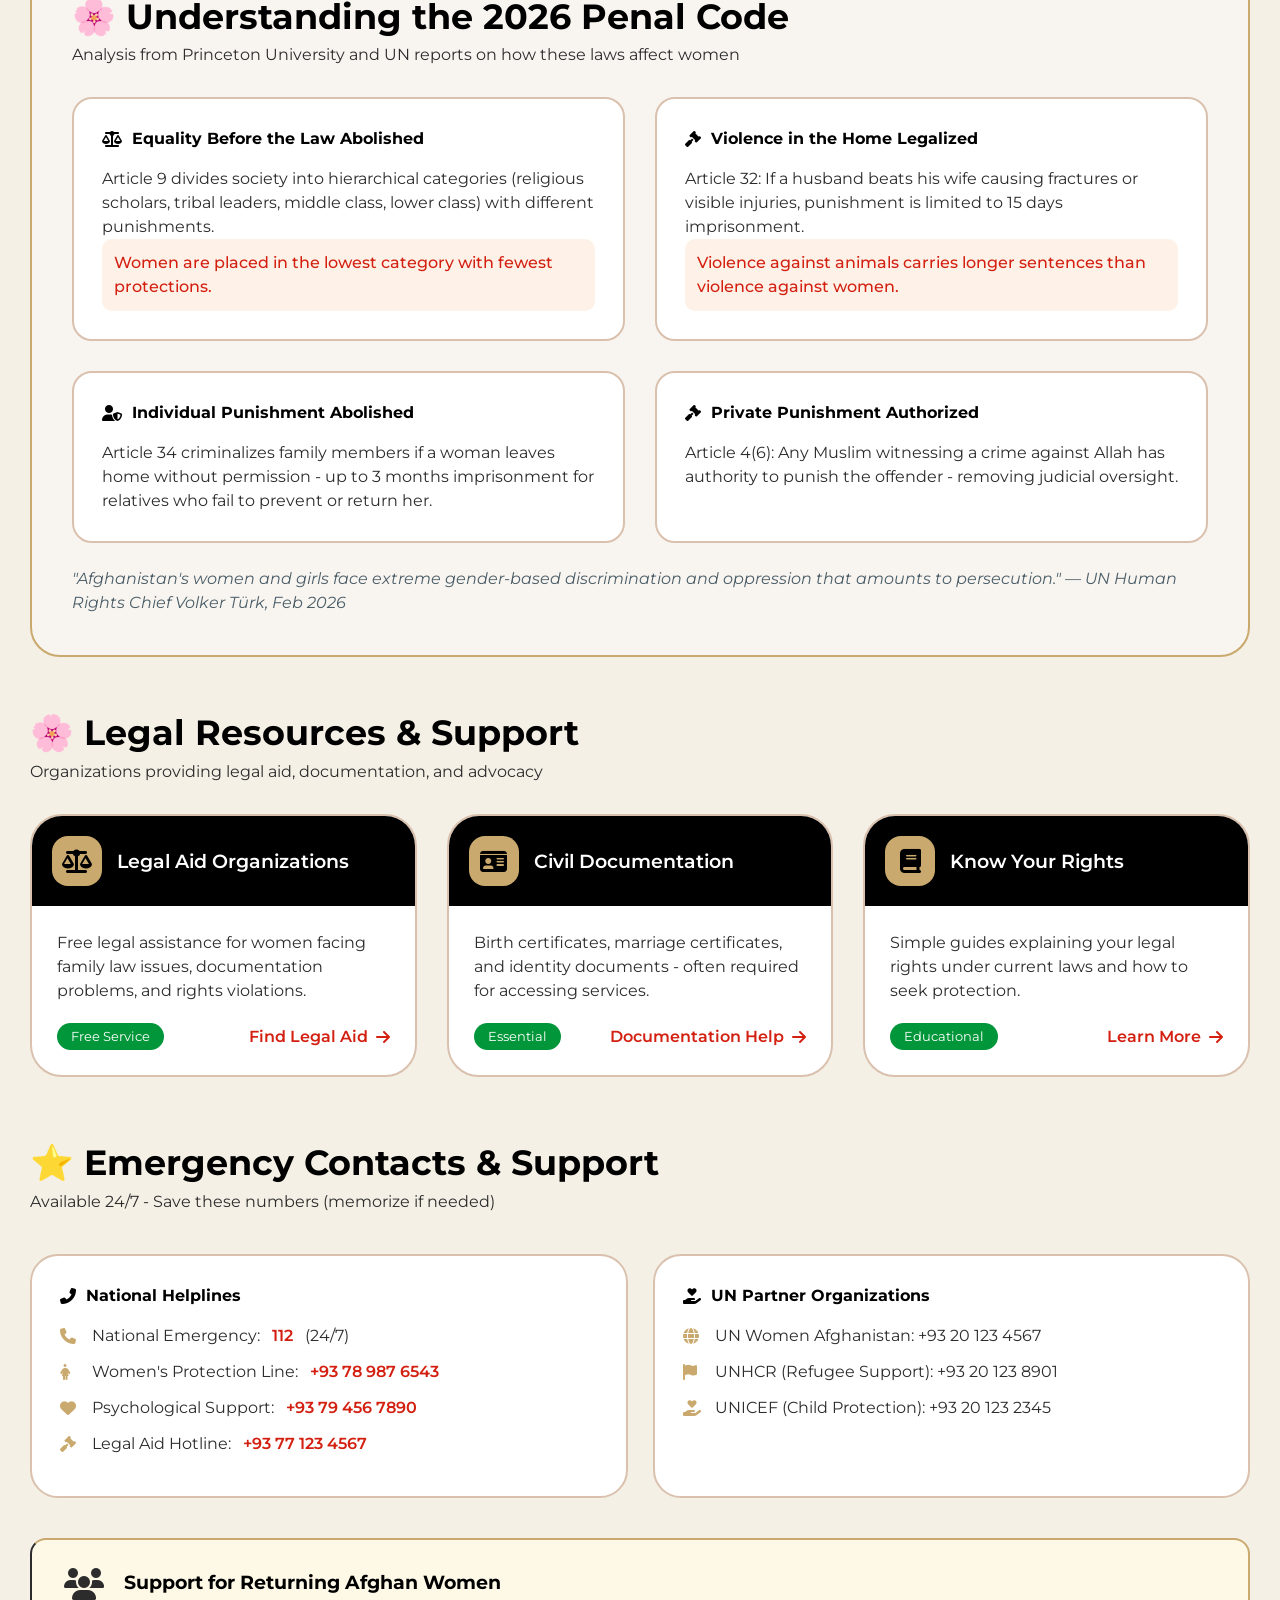
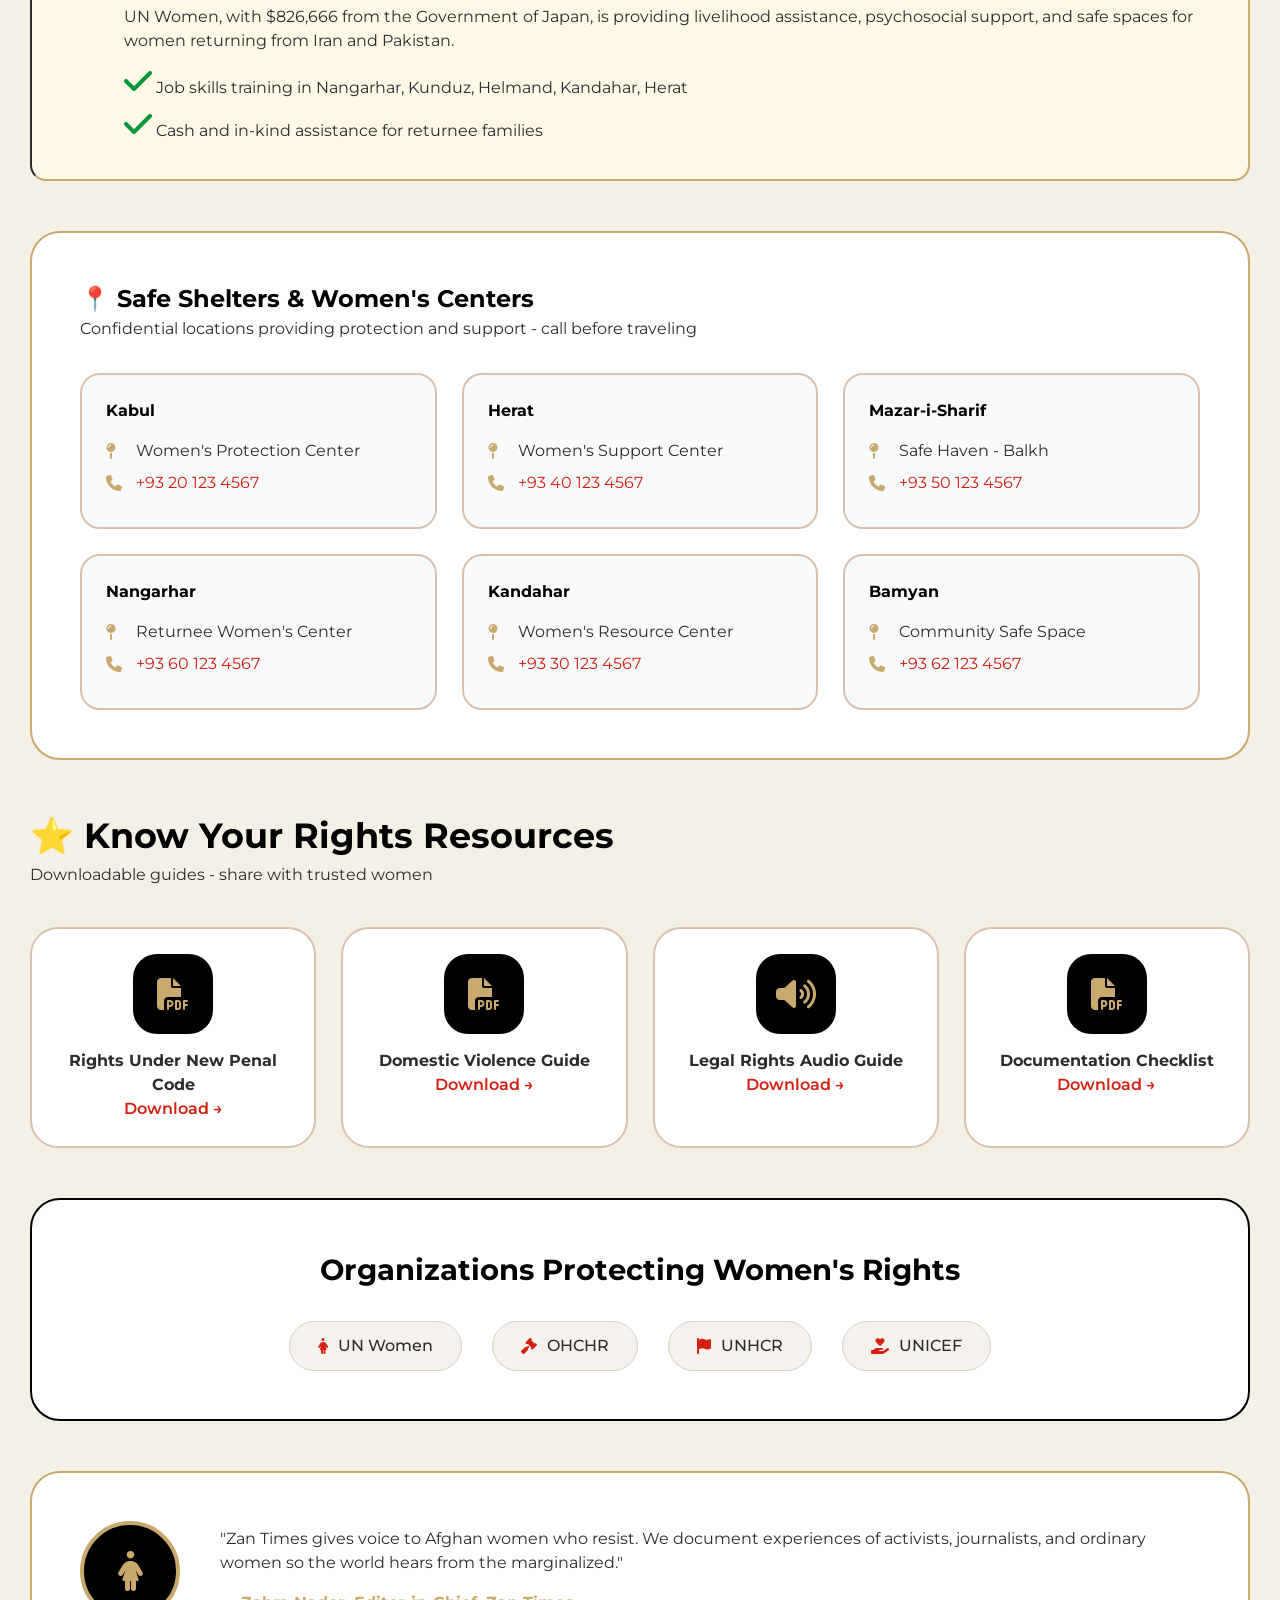
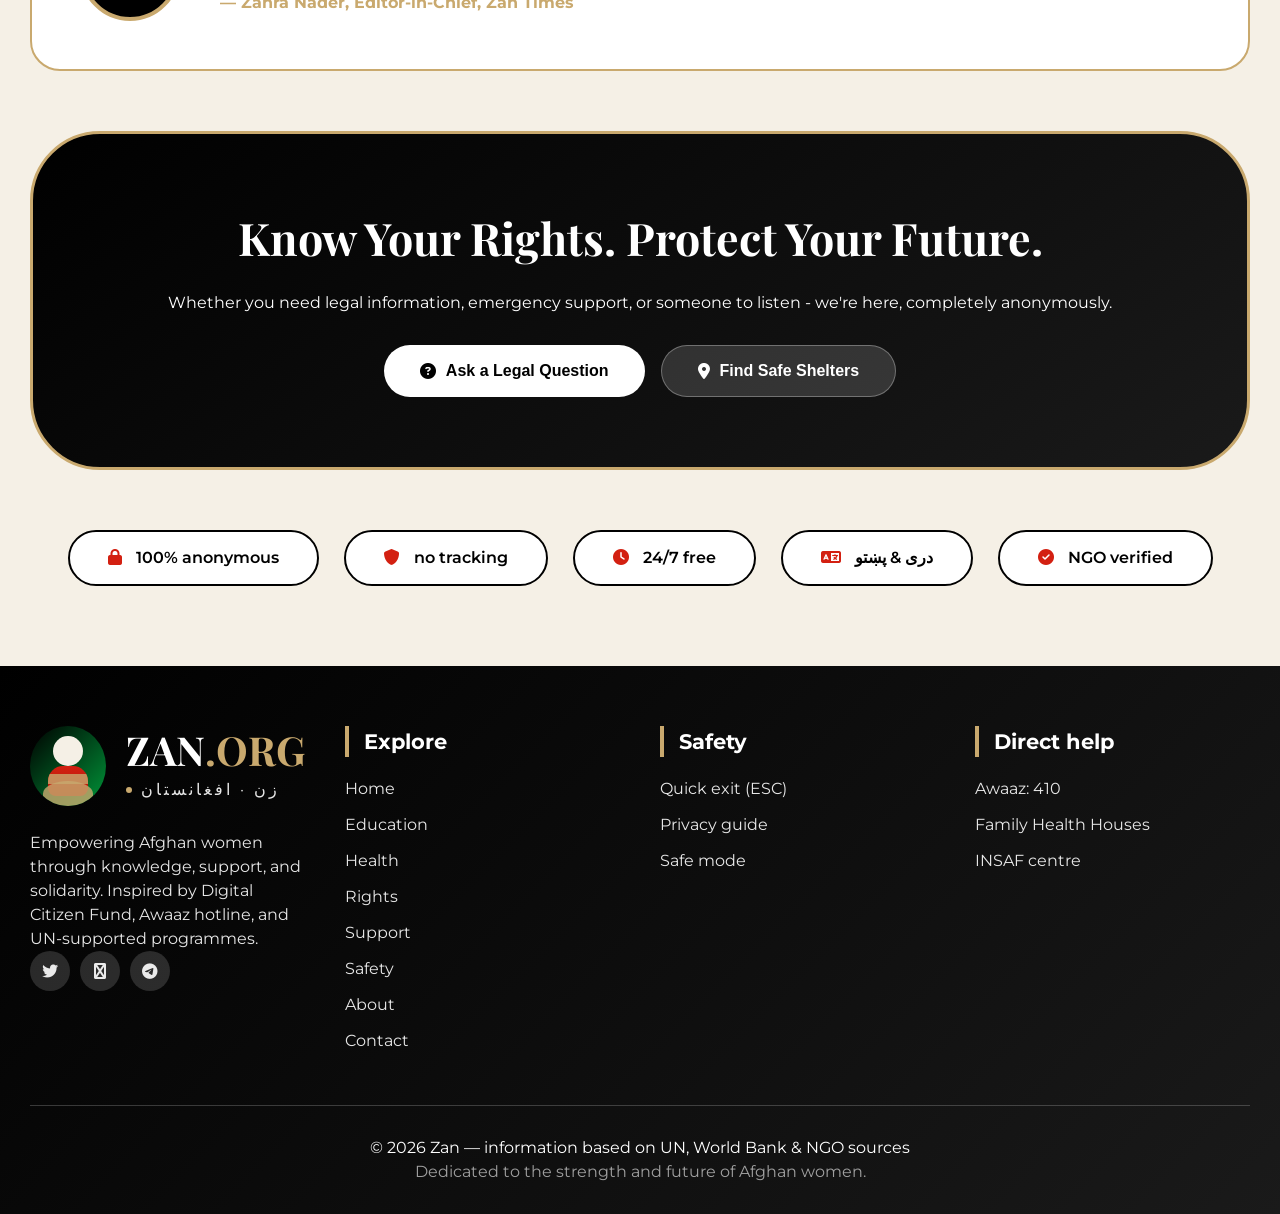
<file: templates/resources.html>
<!DOCTYPE html>
<html lang="en">
<head>
    <meta charset="UTF-8">
    <meta name="viewport" content="width=device-width, initial-scale=1.0, maximum-scale=1.0, user-scalable=yes">
    <title>Zan | Rights – توانمندسازی زنان افغانستان | empowering Afghan women</title>
    <meta name="description" content="Know your rights: Legal information, emergency resources, and support services for Afghan women based on UN Women and OHCHR 2026 reports.">
    <meta name="theme-color" content="#000000">
    <!-- fonts + icons (matching index) -->
    <link rel="preconnect" href="https://fonts.googleapis.com">
    <link rel="preconnect" href="https://fonts.gstatic.com" crossorigin>
    <link href="https://fonts.googleapis.com/css2?family=Cormorant+Garamond:wght@300;400;500;600;700&family=Montserrat:wght@300;400;500;600&family=Playfair+Display:wght@400;500;600;700;800;900&display=swap" rel="stylesheet">
    <link rel="stylesheet" href="https://cdnjs.cloudflare.com/ajax/libs/font-awesome/6.4.0/css/all.min.css">
    <style>
        /* ===== AFGHAN FLAG COLORS ===== */
        :root {
            --afghan-black: #000000;
            --afghan-red: #D32011;
            --afghan-green: #009639;
            --gold: #C9A96E;
            --cream: #F5F0E6;
            --charcoal: #2C2C2C;
            --warm-gray: #8C8C8C;
            --light-gray: #E8E5E0;
        }

        * {
            margin: 0;
            padding: 0;
            box-sizing: border-box;
        }

        body {
            font-family: 'Montserrat', sans-serif;
            background: var(--cream);
            color: var(--charcoal);
            line-height: 1.5;
            overflow-x: hidden;
        }

        /* ===== SAFE MODE (preserved from index) ===== */
        body.safe-mode {
            background: #f0f0f0;
        }
        body.safe-mode .safe-hidden {
            display: none !important;
        }
        body.safe-mode .safe-visible {
            display: block !important;
        }
        body.safe-mode .normal-content {
            display: none;
        }
        body.safe-mode .safe-content {
            display: block;
        }
        .safe-content {
            display: none;
        }
        .safe-visible {
            display: none;
        }
        .safe-mode-banner {
            background: var(--afghan-black);
            color: white;
            padding: 10px;
            text-align: center;
            font-weight: bold;
            display: none;
        }
        body.safe-mode .safe-mode-banner {
            display: block;
        }

        /* ===== CULTURAL LOGO (exactly from index) ===== */
        .logo-container {
            display: flex;
            align-items: center;
            gap: 15px;
            text-decoration: none;
            z-index: 1001;
        }
        .logo-symbol {
            position: relative;
            width: 50px;
            height: 50px;
            display: flex;
            align-items: center;
            justify-content: center;
            background: linear-gradient(135deg, var(--afghan-black) 0%, var(--afghan-green) 100%);
            border-radius: 50%;
            overflow: hidden;
        }
        .logo-woman-silhouette {
            width: 30px;
            height: 40px;
            position: relative;
        }
        .logo-woman-head {
            width: 20px;
            height: 20px;
            background: var(--cream);
            border-radius: 50%;
            position: absolute;
            top: 0;
            left: 5px;
        }
        .logo-woman-body {
            width: 25px;
            height: 20px;
            background: linear-gradient(180deg, var(--afghan-red) 0%, #B3180A 100%);
            position: absolute;
            bottom: 0;
            left: 2.5px;
            border-radius: 10px 10px 5px 5px;
            overflow: hidden;
        }
        .logo-woman-body::after {
            content: '';
            position: absolute;
            top: 5px;
            left: 0;
            right: 0;
            height: 8px;
            background: var(--gold);
            opacity: 0.8;
        }
        .logo-sunrise {
            position: absolute;
            bottom: -5px;
            left: 0;
            right: 0;
            height: 15px;
            background: var(--gold);
            border-radius: 50% 50% 0 0;
            opacity: 0.8;
        }
        .logo-text {
            display: flex;
            flex-direction: column;
        }
        .logo-name {
            font-family: 'Playfair Display', serif;
            font-size: 1.8rem;
            font-weight: 700;
            color: var(--afghan-black);
            line-height: 1;
            letter-spacing: 1px;
            text-transform: uppercase;
        }
        .logo-name span {
            color: var(--afghan-red);
        }
        .logo-tagline {
            font-family: 'Montserrat', sans-serif;
            font-size: 0.7rem;
            color: var(--afghan-green);
            letter-spacing: 2px;
            text-transform: uppercase;
            margin-top: 3px;
            font-weight: 600;
            position: relative;
            padding-left: 10px;
        }
        .logo-tagline::before {
            content: '';
            position: absolute;
            left: 0;
            top: 50%;
            transform: translateY(-50%);
            width: 4px;
            height: 4px;
            background: var(--gold);
            border-radius: 50%;
        }

        /* ===== NAVIGATION (from index) ===== */
        .navbar {
            background: white;
            box-shadow: 0 4px 20px rgba(0,0,0,0.08);
            position: sticky;
            top: 0;
            z-index: 1000;
            padding: 15px 0;
        }
        .navbar .container {
            max-width: 1300px;
            margin: 0 auto;
            padding: 0 30px;
            display: flex;
            justify-content: space-between;
            align-items: center;
        }
        .nav-links {
            display: flex;
            gap: 40px;
            list-style: none;
        }
        .nav-links a {
            text-decoration: none;
            color: var(--charcoal);
            font-weight: 500;
            font-size: 1rem;
            transition: color 0.2s;
            font-family: 'Montserrat', sans-serif;
        }
        .nav-links a:hover {
            color: var(--afghan-red);
        }
        .nav-links a.active {
            color: var(--afghan-red);
            font-weight: 700;
            border-bottom: 2px solid var(--afghan-red);
        }
        .language-selector {
            display: flex;
            gap: 10px;
            margin-left: 20px;
        }
        .lang-btn {
            background: none;
            border: 1px solid var(--afghan-black);
            padding: 5px 10px;
            border-radius: 20px;
            cursor: pointer;
            font-size: 0.8rem;
            transition: all 0.3s;
        }
        .lang-btn:hover {
            background: var(--afghan-black);
            color: white;
        }
        .safe-mode-toggle {
            background: var(--afghan-black);
            color: white;
            border: none;
            padding: 8px 15px;
            border-radius: 30px;
            cursor: pointer;
            font-size: 0.9rem;
            margin-left: 15px;
            display: flex;
            align-items: center;
            gap: 8px;
        }
        .safe-mode-toggle i {
            color: var(--gold);
        }

        /* ===== HAMBURGER MENU (index style) ===== */
        .hamburger {
            display: none;
            flex-direction: column;
            cursor: pointer;
            gap: 6px;
            z-index: 1001;
        }
        .hamburger span {
            width: 30px;
            height: 3px;
            background: var(--afghan-black);
            border-radius: 3px;
            transition: 0.3s;
        }
        .hamburger.active span:nth-child(1) {
            transform: rotate(45deg) translate(8px, 8px);
        }
        .hamburger.active span:nth-child(2) {
            opacity: 0;
        }
        .hamburger.active span:nth-child(3) {
            transform: rotate(-45deg) translate(5px, -5px);
        }
        .mobile-menu {
            position: fixed;
            top: 0;
            right: -100%;
            width: 80%;
            max-width: 400px;
            height: 100vh;
            background: white;
            z-index: 2000;
            padding: 100px 40px 40px;
            box-shadow: -5px 0 30px rgba(0,0,0,0.1);
            transition: right 0.3s ease;
            overflow-y: auto;
        }
        .mobile-menu.active {
            right: 0;
        }
        .mobile-menu ul {
            list-style: none;
        }
        .mobile-menu li {
            margin-bottom: 25px;
        }
        .mobile-menu a {
            text-decoration: none;
            color: var(--charcoal);
            font-size: 1.3rem;
            font-weight: 600;
            display: block;
            padding: 10px 0;
            border-bottom: 1px solid #eee;
            transition: color 0.2s;
        }
        .mobile-menu a:hover, .mobile-menu a.active {
            color: var(--afghan-red);
        }
        .mobile-menu-close {
            position: absolute;
            top: 30px;
            right: 30px;
            font-size: 2rem;
            cursor: pointer;
            color: var(--charcoal);
        }
        .overlay {
            position: fixed;
            top: 0;
            left: 0;
            width: 100%;
            height: 100%;
            background: rgba(0,0,0,0.5);
            z-index: 1500;
            display: none;
        }
        .overlay.active {
            display: block;
        }

        /* ===== QUICK EXIT BUTTON ===== */
        .quick-exit-link {
            position: fixed;
            bottom: 30px;
            right: 30px;
            background: var(--afghan-red);
            color: white;
            border: 2px solid var(--gold);
            padding: 16px 32px;
            border-radius: 60px;
            z-index: 10000;
            display: flex;
            align-items: center;
            gap: 14px;
            font-weight: 700;
            cursor: pointer;
            transition: all 0.3s ease;
            box-shadow: 0 10px 30px rgba(211, 32, 17, 0.4);
            font-size: 1.1rem;
            letter-spacing: 0.5px;
        }
        .quick-exit-link i {
            color: white;
            font-size: 1.3rem;
        }
        .quick-exit-link:hover {
            background: #b0281a;
            transform: translateY(-3px);
            box-shadow: 0 15px 40px rgba(211, 32, 17, 0.6);
        }
        .exit-shortcut {
            background: rgba(255,255,255,0.2);
            padding: 4px 10px;
            border-radius: 30px;
            font-size: 0.8rem;
            font-weight: 500;
        }

        /* ===== RESILIENCE BANNER ===== */
        .resilience-banner {
            background: linear-gradient(90deg, var(--afghan-black), var(--afghan-green), var(--afghan-red));
            color: white;
            padding: 20px 0;
            text-align: center;
        }
        .resilience-banner h3 {
            font-family: 'Playfair Display', serif;
            font-size: 1.8rem;
            margin-bottom: 5px;
        }
        .resilience-banner p {
            font-size: 1.1rem;
            opacity: 0.9;
        }

        /* ===== HERO (index style) ===== */
        .page-hero {
            background: linear-gradient(rgba(0, 0, 0, 0.8), rgba(0, 0, 0, 0.7)),
                        url('https://images.unsplash.com/photo-1507537297725-24a1c029d3ca?q=80&w=2070&auto=format&fit=crop');
            background-size: cover;
            background-position: center 30%;
            color: white;
            padding: 140px 0 100px;
            text-align: center;
        }
        .page-hero h1 {
            font-family: 'Playfair Display', serif;
            font-size: 4rem;
            font-weight: 800;
            margin-bottom: 20px;
            text-shadow: 2px 2px 8px rgba(0,0,0,0.4);
        }
        .page-hero h1 span {
            color: var(--gold);
            -webkit-text-stroke: 1px rgba(255,215,0,0.3);
        }
        .page-hero p {
            font-size: 1.3rem;
            max-width: 750px;
            margin: 0 auto 30px;
            font-weight: 400;
            background: rgba(0,0,0,0.3);
            backdrop-filter: blur(4px);
            padding: 18px 30px;
            border-radius: 60px;
            border-left: 5px solid var(--gold);
        }

        /* ===== STATS SECTION ===== */
        .stats-section {
            background: linear-gradient(135deg, #f0f8ff 0%, #e6f2ff 100%);
            padding: 60px 0;
            margin: 40px 0;
        }
        .container {
            max-width: 1300px;
            margin: 0 auto;
            padding: 0 30px;
        }
        .stats-grid {
            display: grid;
            grid-template-columns: repeat(4, 1fr);
            gap: 30px;
        }
        .stat-card {
            text-align: center;
            padding: 25px;
            background: white;
            border-radius: 20px;
            box-shadow: 0 5px 15px rgba(0,0,0,0.05);
        }
        .stat-number-lg {
            font-family: 'Playfair Display', serif;
            font-size: 2.8rem;
            font-weight: 700;
            color: var(--afghan-red);
            margin-bottom: 5px;
        }
        .stat-label {
            color: var(--afghan-black);
            font-size: 1rem;
            font-weight: 600;
        }
        .stat-source {
            font-size: 0.7rem;
            color: var(--gold);
            margin-top: 2px;
        }

        /* ===== SECTION HEADERS ===== */
        .section-heading {
            font-family: 'Playfair Display', serif;
            font-size: 2.8rem;
            font-weight: 800;
            color: var(--afghan-black);
            margin: 70px 0 40px;
            border-bottom: 3px solid var(--gold);
            display: inline-block;
            padding-bottom: 10px;
        }
        .section-header {
            margin: 50px 0 30px;
        }
        .section-header h2 {
            font-size: 2.2rem;
            color: var(--afghan-black);
            font-weight: 700;
        }

        /* ===== ALERT CARD ===== */
        .alert-card {
            background: #fef9e7;
            border-left: 6px solid var(--gold);
            padding: 28px 32px;
            border-radius: 16px;
            margin-bottom: 48px;
            display: flex;
            gap: 20px;
            align-items: flex-start;
            border: 2px solid var(--gold);
        }
        .alert-card i {
            font-size: 2rem;
            color: var(--gold);
            flex-shrink: 0;
        }
        .alert-content strong {
            font-size: 1.2rem;
            color: var(--afghan-black);
            display: block;
            margin-bottom: 8px;
        }
        .alert-content ul {
            margin-top: 12px;
            list-style: none;
        }
        .alert-content li {
            margin-bottom: 8px;
        }

        /* ===== DECREE SECTION ===== */
        .decree-section {
            background: #f8f4f0;
            border-radius: 30px;
            padding: 40px;
            margin: 40px 0;
            border: 2px solid var(--gold);
        }
        .decree-grid {
            display: grid;
            grid-template-columns: repeat(2, 1fr);
            gap: 30px;
            margin-top: 30px;
        }
        .decree-card {
            background: white;
            padding: 28px;
            border-radius: 20px;
            border: 2px solid #dac1ae;
        }
        .decree-card h4 {
            color: var(--afghan-black);
            margin-bottom: 16px;
            display: flex;
            align-items: center;
            gap: 10px;
        }
        .decree-card .highlight {
            background: #fef2e8;
            padding: 12px;
            border-radius: 10px;
            color: var(--afghan-red);
            font-weight: 500;
        }

        /* ===== PROGRAM GRID ===== */
        .program-grid {
            display: grid;
            grid-template-columns: repeat(3, 1fr);
            gap: 30px;
            margin-bottom: 60px;
        }
        .program-card {
            background: white;
            border-radius: 32px;
            overflow: hidden;
            border: 2px solid #dac1ae;
            transition: 0.25s ease;
            display: flex;
            flex-direction: column;
        }
        .program-card:hover {
            transform: translateY(-8px);
            border-color: var(--afghan-red);
        }
        .program-header {
            background: var(--afghan-black);
            color: white;
            padding: 20px;
            display: flex;
            align-items: center;
            gap: 15px;
        }
        .program-icon {
            width: 50px;
            height: 50px;
            background: var(--gold);
            border-radius: 16px;
            display: flex;
            align-items: center;
            justify-content: center;
            color: var(--afghan-black);
            font-size: 1.5rem;
        }
        .program-header h3 {
            font-size: 1.2rem;
            font-weight: 600;
        }
        .program-body {
            padding: 25px;
            flex: 1;
        }
        .program-footer {
            display: flex;
            justify-content: space-between;
            align-items: center;
            margin-top: 20px;
        }
        .program-badge {
            background: var(--afghan-green);
            color: white;
            padding: 4px 14px;
            border-radius: 30px;
            font-size: 0.8rem;
        }
        .program-link {
            font-weight: 600;
            color: var(--afghan-red);
            text-decoration: none;
            display: inline-flex;
            align-items: center;
            gap: 8px;
        }

        /* ===== EMERGENCY GRID ===== */
        .emergency-grid {
            display: grid;
            grid-template-columns: repeat(2, 1fr);
            gap: 25px;
            margin: 40px 0;
        }
        .emergency-card {
            background: white;
            border-radius: 28px;
            padding: 28px;
            border: 2px solid #dac1ae;
            transition: 0.2s;
        }
        .emergency-card:hover {
            border-color: var(--gold);
        }
        .emergency-card h4 {
            color: var(--afghan-black);
            margin-bottom: 16px;
            display: flex;
            align-items: center;
            gap: 10px;
        }
        .contact-list {
            list-style: none;
        }
        .contact-list li {
            margin: 12px 0;
            display: flex;
            align-items: center;
            gap: 12px;
        }
        .contact-list i {
            width: 20px;
            color: var(--gold);
        }
        .contact-list .phone {
            font-weight: 600;
            color: var(--afghan-red);
        }
        .contact-list a {
            color: var(--afghan-red);
            text-decoration: none;
        }

        /* ===== SHELTER SECTION ===== */
        .shelter-section {
            background: white;
            border-radius: 30px;
            padding: 48px;
            margin: 50px 0;
            border: 2px solid var(--gold);
        }
        .shelter-grid {
            display: grid;
            grid-template-columns: repeat(3, 1fr);
            gap: 25px;
            margin-top: 30px;
        }
        .shelter-card {
            background: #f8fafc;
            padding: 24px;
            border-radius: 20px;
            border: 2px solid #dac1ae;
        }
        .shelter-card h4 {
            color: var(--afghan-black);
            margin-bottom: 16px;
        }
        .shelter-card p {
            margin: 8px 0;
            display: flex;
            align-items: center;
            gap: 10px;
        }
        .shelter-card i {
            color: var(--gold);
            width: 20px;
        }
        .shelter-card a {
            color: var(--afghan-red);
            text-decoration: none;
        }

        /* ===== RESOURCE GRID ===== */
        .resource-grid {
            display: grid;
            grid-template-columns: repeat(4, 1fr);
            gap: 25px;
            margin: 40px 0;
        }
        .resource-item {
            background: white;
            border-radius: 28px;
            padding: 25px 15px;
            text-align: center;
            border: 2px solid #dac1ae;
            transition: 0.2s;
            text-decoration: none;
            color: inherit;
            display: block;
        }
        .resource-item:hover {
            border-color: var(--afghan-red);
            transform: translateY(-5px);
        }
        .resource-icon {
            width: 80px;
            height: 80px;
            background: var(--afghan-black);
            border-radius: 24px;
            display: flex;
            align-items: center;
            justify-content: center;
            margin: 0 auto 15px;
            color: var(--gold);
            font-size: 2rem;
        }
        .resource-link {
            color: var(--afghan-red);
            font-weight: 600;
            text-decoration: none;
            display: inline-flex;
            align-items: center;
            gap: 6px;
        }

        /* ===== PARTNERS SECTION ===== */
        .partners-section {
            background: white;
            border-radius: 30px;
            padding: 48px;
            margin: 50px 0;
            text-align: center;
            border: 2px solid var(--afghan-black);
        }
        .partner-logos {
            display: flex;
            justify-content: center;
            gap: 30px;
            flex-wrap: wrap;
            margin-top: 30px;
        }
        .partner-logo {
            background: #f5f2ed;
            padding: 12px 28px;
            border-radius: 40px;
            display: flex;
            align-items: center;
            gap: 10px;
            border: 1px solid #dad1c0;
            font-weight: 500;
        }
        .partner-logo i {
            color: var(--afghan-red);
        }

        /* ===== STORY SECTION ===== */
        .story-section {
            background: white;
            border-radius: 30px;
            padding: 48px;
            margin: 50px 0;
            border: 2px solid var(--gold);
        }
        .story-content {
            display: flex;
            gap: 40px;
            align-items: center;
        }
        .story-image {
            width: 100px;
            height: 100px;
            background: var(--afghan-black);
            border-radius: 50%;
            border: 4px solid var(--gold);
            display: flex;
            align-items: center;
            justify-content: center;
            color: var(--gold);
            font-size: 2.5rem;
            flex-shrink: 0;
        }
        .story-author {
            margin-top: 16px;
            font-weight: 700;
            color: var(--gold);
        }

        /* ===== CTA SECTION ===== */
        .cta-section {
            background: linear-gradient(145deg, var(--afghan-black), #1a1a1a);
            border-radius: 70px;
            padding: 70px 50px;
            text-align: center;
            color: white;
            margin: 60px 0;
            border: 3px solid var(--gold);
        }
        .cta-section h2 {
            font-size: 2.8rem;
            font-family: 'Playfair Display', serif;
        }
        .cta-buttons {
            display: flex;
            gap: 16px;
            justify-content: center;
            flex-wrap: wrap;
            margin-top: 30px;
        }
        .cta-btn {
            padding: 16px 36px;
            border-radius: 40px;
            font-weight: 600;
            font-size: 1rem;
            cursor: pointer;
            transition: 0.2s;
            border: none;
            display: inline-flex;
            align-items: center;
            gap: 10px;
        }
        .cta-btn-primary {
            background: white;
            color: var(--afghan-black);
        }
        .cta-btn-primary:hover {
            background: #f8fafc;
            transform: translateY(-2px);
        }
        .cta-btn-secondary {
            background: rgba(255,255,255,0.15);
            color: white;
            border: 1px solid rgba(255,255,255,0.3);
        }
        .cta-btn-secondary:hover {
            background: rgba(255,255,255,0.25);
            transform: translateY(-2px);
        }

        /* ===== TRUST BADGES ===== */
        .trust-badges {
            display: flex;
            flex-wrap: wrap;
            gap: 25px;
            justify-content: center;
            margin: 60px 0 30px;
        }
        .badge {
            background: white;
            border-radius: 60px;
            padding: 14px 38px;
            border: 2px solid var(--afghan-black);
            font-weight: 600;
            color: var(--afghan-black);
        }
        .badge i { color: var(--afghan-red); margin-right: 10px; }

        /* ===== FOOTER (index style) ===== */
        .footer {
            background: linear-gradient(135deg, var(--afghan-black) 0%, #1a1a1a 100%);
            color: white;
            padding: 60px 0 30px;
            margin-top: 80px;
        }
        .footer .container {
            max-width: 1300px;
            margin: 0 auto;
            padding: 0 30px;
        }
        .footer-content {
            display: grid;
            grid-template-columns: repeat(auto-fit, minmax(250px, 1fr));
            gap: 40px;
            margin-bottom: 40px;
        }
        .footer-logo-container {
            display: flex;
            align-items: center;
            gap: 20px;
            margin-bottom: 25px;
            text-decoration: none;
        }
        .footer-logo-symbol {
            width: 80px;
            height: 80px;
            display: flex;
            align-items: center;
            justify-content: center;
            background: linear-gradient(135deg, var(--afghan-black) 0%, var(--afghan-green) 100%);
            border-radius: 50%;
            overflow: hidden;
        }
        .footer-logo-woman-silhouette {
            width: 50px;
            height: 60px;
            position: relative;
        }
        .footer-logo-woman-head {
            width: 30px;
            height: 30px;
            background: var(--cream);
            border-radius: 50%;
            position: absolute;
            top: 0;
            left: 10px;
        }
        .footer-logo-woman-body {
            width: 40px;
            height: 30px;
            background: linear-gradient(180deg, var(--afghan-red) 0%, #B3180A 100%);
            position: absolute;
            bottom: 0;
            left: 5px;
            border-radius: 15px 15px 8px 8px;
            overflow: hidden;
        }
        .footer-logo-woman-body::after {
            content: '';
            position: absolute;
            top: 8px;
            left: 0;
            right: 0;
            height: 10px;
            background: var(--gold);
            opacity: 0.8;
        }
        .footer-logo-sunrise {
            position: absolute;
            bottom: -10px;
            left: 0;
            right: 0;
            height: 25px;
            background: var(--gold);
            border-radius: 50% 50% 0 0;
            opacity: 0.8;
        }
        .footer-logo-text {
            display: flex;
            flex-direction: column;
        }
        .footer-logo-name {
            font-family: 'Playfair Display', serif;
            font-size: 2.5rem;
            font-weight: 700;
            color: white;
            line-height: 1;
            text-transform: uppercase;
        }
        .footer-logo-name span { color: var(--gold); }
        .footer-logo-tagline {
            font-family: 'Montserrat', sans-serif;
            font-size: 1rem;
            color: rgba(255,255,255,0.9);
            letter-spacing: 3px;
            text-transform: uppercase;
            margin-top: 8px;
            padding-left: 15px;
            position: relative;
        }
        .footer-logo-tagline::before {
            content: '';
            position: absolute;
            left: 0;
            top: 50%;
            transform: translateY(-50%);
            width: 6px;
            height: 6px;
            background: var(--gold);
            border-radius: 50%;
        }
        .footer h4 {
            font-size: 1.3rem;
            border-left: 4px solid var(--gold);
            padding-left: 15px;
            margin-bottom: 20px;
        }
        .footer ul { list-style: none; padding: 0; }
        .footer ul li { margin-bottom: 12px; }
        .footer a { color: rgba(255,255,255,0.9); text-decoration: none; }
        .footer a:hover { color: var(--gold); }
        .social-links a {
            width: 40px;
            height: 40px;
            background: rgba(255,255,255,0.15);
            border-radius: 50%;
            display: inline-flex;
            align-items: center;
            justify-content: center;
            margin-right: 10px;
            transition: 0.3s;
        }
        .social-links a:hover { background: var(--gold); color: var(--afghan-black); }

        /* RESPONSIVE */
        @media (max-width: 1000px) {
            .program-grid, .resource-grid, .shelter-grid, .stats-grid { grid-template-columns: repeat(2,1fr); }
            .decree-grid { grid-template-columns: 1fr; }
            .emergency-grid { grid-template-columns: 1fr; }
        }
        @media (max-width: 700px) {
            .nav-links, .language-selector, .safe-mode-toggle span { display: none; }
            .hamburger { display: flex; }
            .program-grid, .resource-grid, .shelter-grid, .emergency-grid, .stats-grid { grid-template-columns: 1fr; }
            .page-hero h1 { font-size: 2.8rem; }
            .story-content { flex-direction: column; text-align: center; }
            .quick-exit-link { padding: 12px 24px; bottom: 20px; right: 20px; font-size: 0.9rem; }
            .exit-shortcut { display: none; }
        }
        @media (max-width: 480px) {
            .page-hero h1 { font-size: 2.2rem; }
        }
    </style>
</head>
<body>
    <!-- Safe Mode Banner -->
    <div class="safe-mode-banner">
        <i class="fas fa-shield-alt"></i> Safe Mode Active - Household Tips
    </div>

    <!-- quick exit - BOTTOM RIGHT CORNER -->
    <button class="quick-exit-link" onclick="quickExit()">
        <i class="fa-solid fa-door-open"></i>
        <span>Quick exit</span>
        <span class="exit-shortcut">ESC</span>
    </button>

    <!-- Mobile Menu Overlay -->
    <div class="overlay" id="overlay" onclick="closeMobileMenu()"></div>

    <!-- Mobile Menu (FULL NAVIGATION) -->
    <div class="mobile-menu" id="mobileMenu">
        <div class="mobile-menu-close" onclick="closeMobileMenu()">×</div>
        <ul>
            <li><a href="/" onclick="closeMobileMenu()">Home</a></li>
            <li><a href="/education" onclick="closeMobileMenu()">Education</a></li>
            <li><a href="/health" onclick="closeMobileMenu()">Health</a></li>
            <li><a href="/rights" class="active" onclick="closeMobileMenu()">Rights</a></li>
            <li><a href="/support" onclick="closeMobileMenu()">Support</a></li>
            <li><a href="/safety" onclick="closeMobileMenu()">Safety</a></li>
            <li><a href="/about" onclick="closeMobileMenu()">About</a></li>
            <li><a href="/contact" onclick="closeMobileMenu()">Contact</a></li>
        </ul>
    </div>

    <!-- Navigation -->
    <nav class="navbar">
        <div class="container">
            <a href="/" class="logo-container">
                <div class="logo-symbol">
                    <div class="logo-woman-silhouette">
                        <div class="logo-woman-head"></div>
                        <div class="logo-woman-body"></div>
                        <div class="logo-sunrise"></div>
                    </div>
                </div>
                <div class="logo-text">
                    <div class="logo-name">ZAN<span>.org</span></div>
                    <div class="logo-tagline">زن · افغانستان · توانمندسازی</div>
                </div>
            </a>
            <ul class="nav-links">
                <li><a href="/">Home</a></li>
                <li><a href="/education">Education</a></li>
                <li><a href="/health">Health</a></li>
                <li><a href="/rights" class="active">Rights</a></li>
                <li><a href="/support">Support</a></li>
                <li><a href="/safety">Safety</a></li>
                <li><a href="/about">About</a></li>
                <li><a href="/contact">Contact</a></li>
            </ul>
            <div style="display: flex; align-items: center;">
                <div class="language-selector">
                    <button class="lang-btn" onclick="setLanguage('en')">EN</button>
                    <button class="lang-btn" onclick="setLanguage('fa')">دری</button>
                    <button class="lang-btn" onclick="setLanguage('ps')">پښتو</button>
                </div>
                <button class="safe-mode-toggle" onclick="toggleSafeMode()">
                    <i class="fas fa-eye-slash"></i>
                    <span>Safe Mode</span>
                </button>
            </div>
            <div class="hamburger" id="hamburger" onclick="toggleMobileMenu()">
                <span></span>
                <span></span>
                <span></span>
            </div>
        </div>
    </nav>

    <!-- Normal Content -->
    <div class="normal-content">
        <!-- Resilience Banner -->
        <section class="resilience-banner">
            <div class="container">
                <h3>حق خود را بشناسید · Know your rights</h3>
                <p>Legal Information · Emergency Resources · Support Services</p>
            </div>
        </section>

        <!-- Hero -->
        <section class="page-hero">
            <div class="container">
                <h1>Rights <span>& Resources</span></h1>
                <p>Understanding your rights is the first step to protecting them. This page provides up-to-date legal information, emergency resources, and support services based on UN Women and OHCHR 2026 reports.</p>
            </div>
        </section>

        <!-- Stats section -->
        <section class="stats-section">
            <div class="container">
                <div class="stats-grid">
                    <div class="stat-card"><div class="stat-number-lg">119</div><div class="stat-label">Articles in new penal code (Jan 2026)</div><div class="stat-source">UN Women</div></div>
                    <div class="stat-card"><div class="stat-number-lg">100+</div><div class="stat-label">Decrees restricting women's rights</div><div class="stat-source">Princeton/UN</div></div>
                    <div class="stat-card"><div class="stat-number-lg">2.5M+</div><div class="stat-label">Afghan returnees in 2025</div><div class="stat-source">UNHCR 2026</div></div>
                    <div class="stat-card"><div class="stat-number-lg">$1.71B</div><div class="stat-label">UN humanitarian appeal 2026</div><div class="stat-source">OCHA</div></div>
                </div>
            </div>
        </section>

        <div class="container">
            <!-- Critical Alert: New Decree 12 -->
            <div class="alert-card">
                <i class="fas fa-gavel"></i>
                <div class="alert-content">
                    <strong>URGENT: New Decree No. 12 (January 2026) - Know Your Rights</strong>
                    <p>The newly enacted 119-article penal code has severely weakened legal protections for women:</p>
                    <ul>
                        <li><i class="fas fa-exclamation-circle"></i> Legal equality before the law has been abolished</li>
                        <li><i class="fas fa-exclamation-circle"></i> Husbands granted "authority" over wives - only visible physical injury is punishable (15 days max)</li>
                        <li><i class="fas fa-exclamation-circle"></i> Women require male guardian in court - who may be the abuser</li>
                        <li><i class="fas fa-exclamation-circle"></i> Leaving home without permission can lead to imprisonment</li>
                    </ul>
                </div>
            </div>

            <!-- Decree Analysis Section -->
            <div class="decree-section">
                <div class="section-header">
                    <h2>🌸 Understanding the 2026 Penal Code</h2>
                    <p>Analysis from Princeton University and UN reports on how these laws affect women</p>
                </div>
                <div class="decree-grid">
                    <div class="decree-card"><h4><i class="fas fa-balance-scale"></i> Equality Before the Law Abolished</h4><p>Article 9 divides society into hierarchical categories (religious scholars, tribal leaders, middle class, lower class) with different punishments.</p><div class="highlight">Women are placed in the lowest category with fewest protections.</div></div>
                    <div class="decree-card"><h4><i class="fas fa-gavel"></i> Violence in the Home Legalized</h4><p>Article 32: If a husband beats his wife causing fractures or visible injuries, punishment is limited to 15 days imprisonment.</p><div class="highlight">Violence against animals carries longer sentences than violence against women.</div></div>
                    <div class="decree-card"><h4><i class="fas fa-user-shield"></i> Individual Punishment Abolished</h4><p>Article 34 criminalizes family members if a woman leaves home without permission - up to 3 months imprisonment for relatives who fail to prevent or return her.</p></div>
                    <div class="decree-card"><h4><i class="fas fa-gavel"></i> Private Punishment Authorized</h4><p>Article 4(6): Any Muslim witnessing a crime against Allah has authority to punish the offender - removing judicial oversight.</p></div>
                </div>
                <p style="margin-top:24px; color:#4b5e68; font-style:italic;">"Afghanistan's women and girls face extreme gender-based discrimination and oppression that amounts to persecution." — UN Human Rights Chief Volker Türk, Feb 2026</p>
            </div>

            <!-- Legal Resources -->
            <div class="section-header"><h2>🌸 Legal Resources & Support</h2><p>Organizations providing legal aid, documentation, and advocacy</p></div>
            <div class="program-grid">
                <div class="program-card"><div class="program-header"><div class="program-icon"><i class="fas fa-scale-balanced"></i></div><h3>Legal Aid Organizations</h3></div><div class="program-body"><p>Free legal assistance for women facing family law issues, documentation problems, and rights violations.</p><div class="program-footer"><span class="program-badge">Free Service</span><a href="/support" class="program-link">Find Legal Aid <i class="fas fa-arrow-right"></i></a></div></div></div>
                <div class="program-card"><div class="program-header"><div class="program-icon"><i class="fas fa-id-card"></i></div><h3>Civil Documentation</h3></div><div class="program-body"><p>Birth certificates, marriage certificates, and identity documents - often required for accessing services.</p><div class="program-footer"><span class="program-badge">Essential</span><a href="/support" class="program-link">Documentation Help <i class="fas fa-arrow-right"></i></a></div></div></div>
                <div class="program-card"><div class="program-header"><div class="program-icon"><i class="fas fa-book"></i></div><h3>Know Your Rights</h3></div><div class="program-body"><p>Simple guides explaining your legal rights under current laws and how to seek protection.</p><div class="program-footer"><span class="program-badge">Educational</span><a href="/education" class="program-link">Learn More <i class="fas fa-arrow-right"></i></a></div></div></div>
            </div>

            <!-- Emergency Contacts -->
            <div class="section-header"><h2>⭐ Emergency Contacts & Support</h2><p>Available 24/7 - Save these numbers (memorize if needed)</p></div>
            <div class="emergency-grid">
                <div class="emergency-card"><h4><i class="fas fa-phone-alt"></i> National Helplines</h4><ul class="contact-list"><li><i class="fas fa-phone"></i> National Emergency: <span class="phone"><a href="tel:112">112</a></span> (24/7)</li><li><i class="fas fa-female"></i> Women's Protection Line: <span class="phone"><a href="tel:+93789876543">+93 78 987 6543</a></span></li><li><i class="fas fa-heart"></i> Psychological Support: <span class="phone"><a href="tel:+93794567890">+93 79 456 7890</a></span></li><li><i class="fas fa-gavel"></i> Legal Aid Hotline: <span class="phone"><a href="tel:+93771234567">+93 77 123 4567</a></span></li></ul></div>
                <div class="emergency-card"><h4><i class="fas fa-hand-holding-heart"></i> UN Partner Organizations</h4><ul class="contact-list"><li><i class="fas fa-globe"></i> UN Women Afghanistan: +93 20 123 4567</li><li><i class="fas fa-flag"></i> UNHCR (Refugee Support): +93 20 123 8901</li><li><i class="fas fa-hand-holding-heart"></i> UNICEF (Child Protection): +93 20 123 2345</li></ul></div>
            </div>

            <!-- Returnee Support Alert -->
            <div class="alert-card" style="border-left-color: var(--afghan-blue);">
                <i class="fas fa-users" style="color: var(--afghan-blue);"></i>
                <div class="alert-content">
                    <strong>Support for Returning Afghan Women</strong>
                    <p>UN Women, with $826,666 from the Government of Japan, is providing livelihood assistance, psychosocial support, and safe spaces for women returning from Iran and Pakistan.</p>
                    <ul><li><i class="fas fa-check" style="color: var(--afghan-green);"></i> Job skills training in Nangarhar, Kunduz, Helmand, Kandahar, Herat</li><li><i class="fas fa-check" style="color: var(--afghan-green);"></i> Cash and in-kind assistance for returnee families</li></ul>
                </div>
            </div>

            <!-- Safe Shelters -->
            <div class="shelter-section" id="shelters">
                <h2 style="color: var(--afghan-black);">📍 Safe Shelters & Women's Centers</h2>
                <p style="color: var(--charcoal); margin-bottom:32px;">Confidential locations providing protection and support - call before traveling</p>
                <div class="shelter-grid">
                    <div class="shelter-card"><h4>Kabul</h4><p><i class="fas fa-map-pin"></i> Women's Protection Center</p><p><i class="fas fa-phone"></i> <a href="tel:+93201234567">+93 20 123 4567</a></p></div>
                    <div class="shelter-card"><h4>Herat</h4><p><i class="fas fa-map-pin"></i> Women's Support Center</p><p><i class="fas fa-phone"></i> <a href="tel:+93401234567">+93 40 123 4567</a></p></div>
                    <div class="shelter-card"><h4>Mazar-i-Sharif</h4><p><i class="fas fa-map-pin"></i> Safe Haven - Balkh</p><p><i class="fas fa-phone"></i> <a href="tel:+93501234567">+93 50 123 4567</a></p></div>
                    <div class="shelter-card"><h4>Nangarhar</h4><p><i class="fas fa-map-pin"></i> Returnee Women's Center</p><p><i class="fas fa-phone"></i> <a href="tel:+93601234567">+93 60 123 4567</a></p></div>
                    <div class="shelter-card"><h4>Kandahar</h4><p><i class="fas fa-map-pin"></i> Women's Resource Center</p><p><i class="fas fa-phone"></i> <a href="tel:+93301234567">+93 30 123 4567</a></p></div>
                    <div class="shelter-card"><h4>Bamyan</h4><p><i class="fas fa-map-pin"></i> Community Safe Space</p><p><i class="fas fa-phone"></i> <a href="tel:+93621234567">+93 62 123 4567</a></p></div>
                </div>
            </div>

            <!-- Free Resources -->
            <div class="section-header"><h2>⭐ Know Your Rights Resources</h2><p>Downloadable guides - share with trusted women</p></div>
            <div class="resource-grid">
                <a href="#" class="resource-item"><div class="resource-icon"><i class="fas fa-file-pdf"></i></div><h4>Rights Under New Penal Code</h4><span class="resource-link">Download →</span></a>
                <a href="#" class="resource-item"><div class="resource-icon"><i class="fas fa-file-pdf"></i></div><h4>Domestic Violence Guide</h4><span class="resource-link">Download →</span></a>
                <a href="#" class="resource-item"><div class="resource-icon"><i class="fas fa-volume-up"></i></div><h4>Legal Rights Audio Guide</h4><span class="resource-link">Download →</span></a>
                <a href="#" class="resource-item"><div class="resource-icon"><i class="fas fa-file-pdf"></i></div><h4>Documentation Checklist</h4><span class="resource-link">Download →</span></a>
            </div>

            <!-- Partners -->
            <div class="partners-section">
                <h3 style="font-size: 1.8rem; color: var(--afghan-black);">Organizations Protecting Women's Rights</h3>
                <div class="partner-logos"><div class="partner-logo"><i class="fas fa-female"></i> UN Women</div><div class="partner-logo"><i class="fas fa-gavel"></i> OHCHR</div><div class="partner-logo"><i class="fas fa-flag"></i> UNHCR</div><div class="partner-logo"><i class="fas fa-hand-holding-heart"></i> UNICEF</div></div>
            </div>

            <!-- Story -->
            <div class="story-section">
                <div class="story-content"><div class="story-image"><i class="fas fa-female"></i></div><div><p>"Zan Times gives voice to Afghan women who resist. We document experiences of activists, journalists, and ordinary women so the world hears from the marginalized."</p><div class="story-author">— Zahra Nader, Editor-in-Chief, Zan Times</div></div></div>
            </div>

            <!-- CTA -->
            <div class="cta-section">
                <h2>Know Your Rights. Protect Your Future.</h2>
                <p style="margin:20px 0;">Whether you need legal information, emergency support, or someone to listen - we're here, completely anonymously.</p>
                <div class="cta-buttons">
                    <button class="cta-btn cta-btn-primary" onclick="window.location.href='support.html'"><i class="fas fa-question-circle"></i> Ask a Legal Question</button>
                    <button class="cta-btn cta-btn-secondary" onclick="window.location.href='#shelters'"><i class="fas fa-map-marker-alt"></i> Find Safe Shelters</button>
                </div>
            </div>

            <!-- Trust badges -->
            <div class="trust-badges">
                <div class="badge"><i class="fas fa-lock"></i> 100% anonymous</div>
                <div class="badge"><i class="fas fa-shield"></i> no tracking</div>
                <div class="badge"><i class="fas fa-clock"></i> 24/7 free</div>
                <div class="badge"><i class="fas fa-language"></i> دری & پښتو</div>
                <div class="badge"><i class="fas fa-check-circle"></i> NGO verified</div>
            </div>
        </div>
    </div>

    <!-- Safe Mode Content -->
    <div class="safe-content">
        <div class="container" style="padding: 50px 0;">
            <h2 style="font-family: 'Playfair Display', serif; font-size: 2.5rem; color: var(--afghan-black);"><i class="fas fa-utensils"></i> Healthy Cooking & Family Tips</h2>
            <div class="safe-recipe-card" style="background:white; border-radius:20px; padding:20px; margin-bottom:20px;"><h4>Today's Recipe: Nutritious Lentil Soup</h4><p>Red lentils, onions, garlic, turmeric, salt. Wash lentils, boil with spices for 30 minutes.</p></div>
            <div class="safe-recipe-card" style="background:white; border-radius:20px; padding:20px;"><h4>Household Tip: Saving Water</h4><p>Collect rainwater for plants. Reuse cooking water for garden.</p></div>
        </div>
    </div>

    <!-- FOOTER (FULL LINKS) -->
    <footer class="footer">
        <div class="container">
            <div class="footer-content">
                <div><a href="/" class="footer-logo-container"><div class="footer-logo-symbol"><div class="footer-logo-woman-silhouette"><div class="footer-logo-woman-head"></div><div class="footer-logo-woman-body"></div><div class="footer-logo-sunrise"></div></div></div><div class="footer-logo-text"><div class="footer-logo-name">ZAN<span>.org</span></div><div class="footer-logo-tagline">زن · افغانستان</div></div></a><p style="color: rgba(255,255,255,0.9);">Empowering Afghan women through knowledge, support, and solidarity. Inspired by Digital Citizen Fund, Awaaz hotline, and UN‑supported programmes.</p><div class="social-links"><a href="#"><i class="fab fa-twitter"></i></a><a href="#"><i class="fab fa-signal"></i></a><a href="#"><i class="fab fa-telegram"></i></a></div></div>
                <div><h4>Explore</h4><ul><li><a href="/">Home</a></li><li><a href="/education">Education</a></li><li><a href="/health">Health</a></li><li><a href="/rights">Rights</a></li><li><a href="/support">Support</a></li><li><a href="/safety">Safety</a></li><li><a href="/about">About</a></li><li><a href="/contact">Contact</a></li></ul></div>
                <div><h4>Safety</h4><ul><li><a href="#" onclick="quickExit(); return false;">Quick exit (ESC)</a></li><li><a href="support.html#privacy">Privacy guide</a></li><li><a href="#" onclick="toggleSafeMode(); return false;">Safe mode</a></li></ul></div>
                <div><h4>Direct help</h4><ul><li><a href="tel:410">Awaaz: 410</a></li><li><a href="/health">Family Health Houses</a></li><li><a href="rights.html#shelters">INSAF centre</a></li></ul></div>
            </div>
            <div style="text-align:center; border-top:1px solid rgba(255,255,255,0.2); padding-top:30px;"><p>© 2026 Zan — information based on UN, World Bank & NGO sources</p><p style="color:rgba(255,255,255,0.6);">Dedicated to the strength and future of Afghan women.</p></div>
        </div>
    </footer>

    <script>
        function quickExit() { window.location.href = 'https://www.google.com'; }
        function toggleSafeMode() { document.body.classList.toggle('safe-mode'); localStorage.setItem('safeMode', document.body.classList.contains('safe-mode')); const btnSpan = document.querySelector('.safe-mode-toggle span'); if(btnSpan) btnSpan.textContent = document.body.classList.contains('safe-mode') ? 'Normal Mode' : 'Safe Mode'; }
        function setLanguage(lang) { alert('Language changed to: ' + lang + ' (Translation files would load)'); localStorage.setItem('language', lang); }
        function toggleMobileMenu() { document.getElementById('mobileMenu').classList.toggle('active'); document.getElementById('overlay').classList.toggle('active'); document.getElementById('hamburger').classList.toggle('active'); }
        function closeMobileMenu() { document.getElementById('mobileMenu').classList.remove('active'); document.getElementById('overlay').classList.remove('active'); document.getElementById('hamburger').classList.remove('active'); }
        document.addEventListener('keydown', e => { if (e.key === 'Escape') quickExit(); });
        document.querySelectorAll('.mobile-menu a').forEach(link => link.addEventListener('click', closeMobileMenu));
        window.addEventListener('load', function() { if (localStorage.getItem('safeMode') === 'true') { document.body.classList.add('safe-mode'); const btnSpan = document.querySelector('.safe-mode-toggle span'); if(btnSpan) btnSpan.textContent = 'Normal Mode'; } });
    </script>
</body>
</html>
</file>
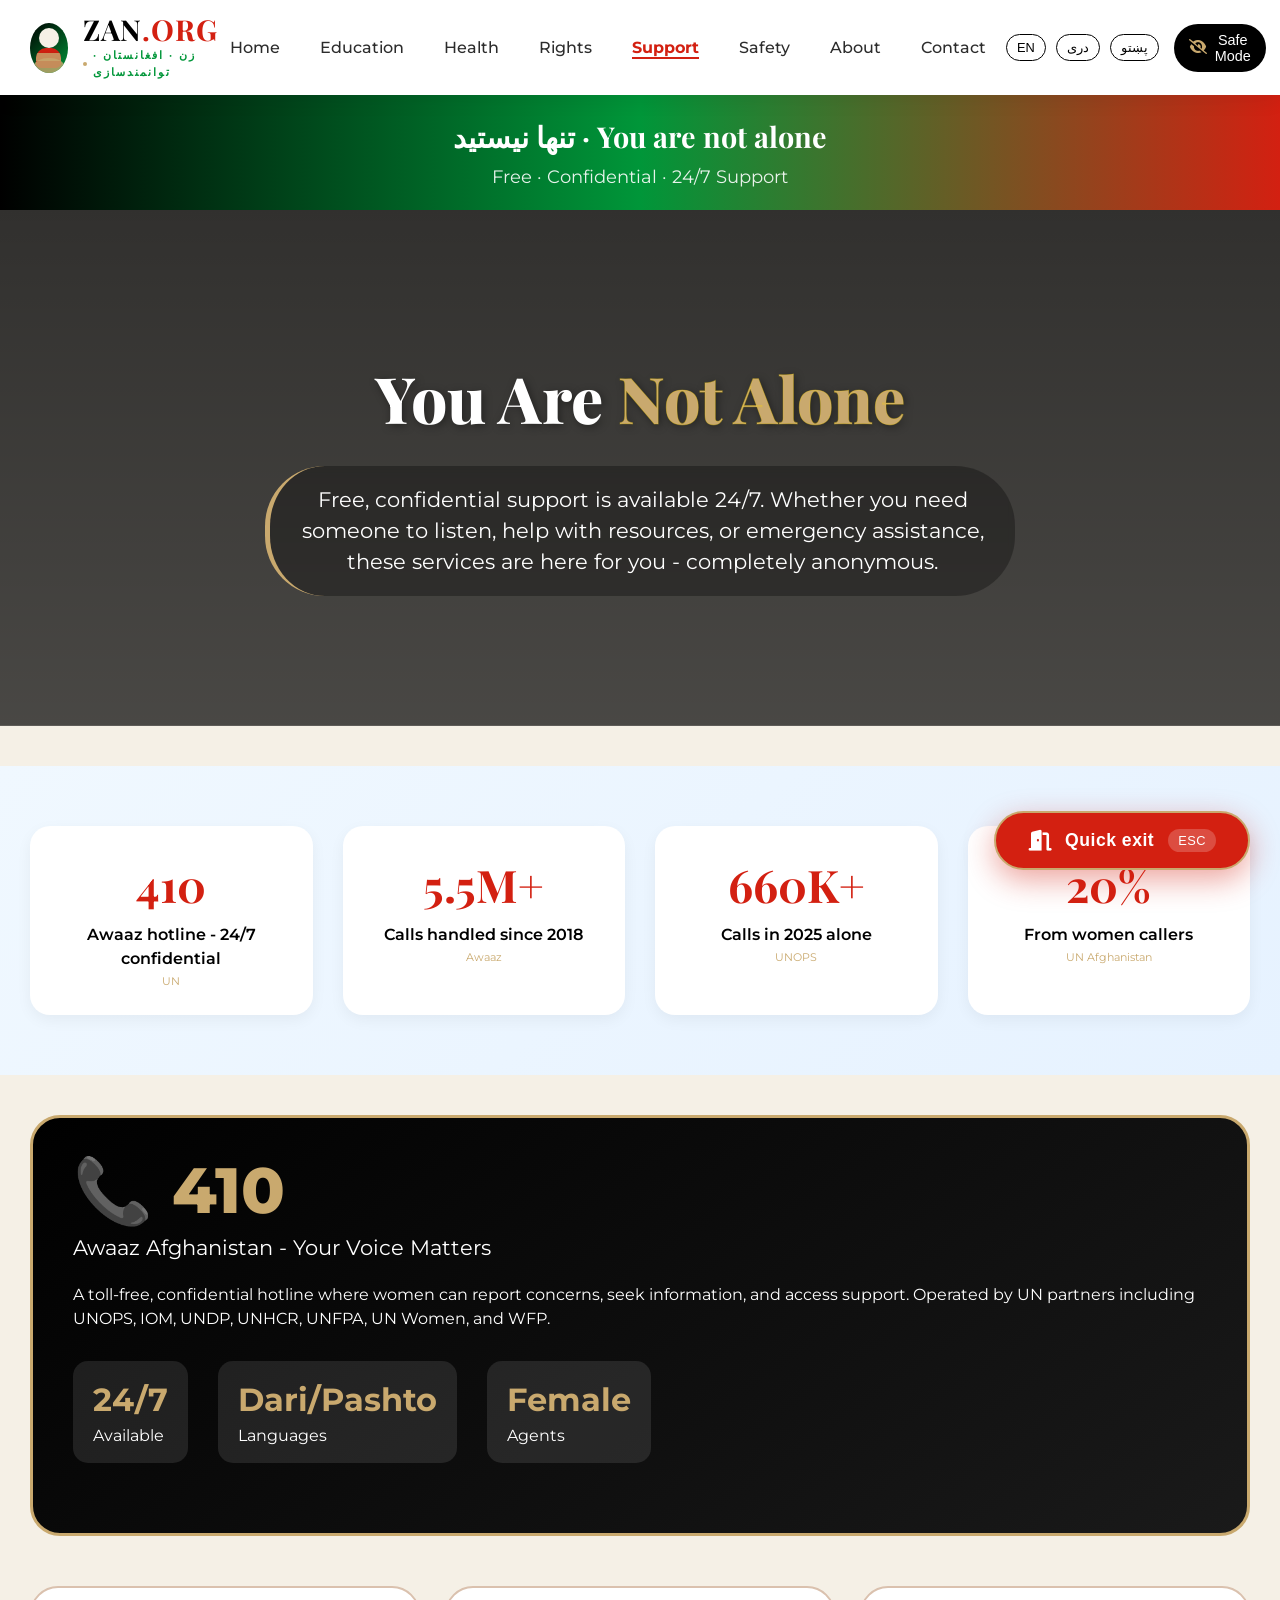
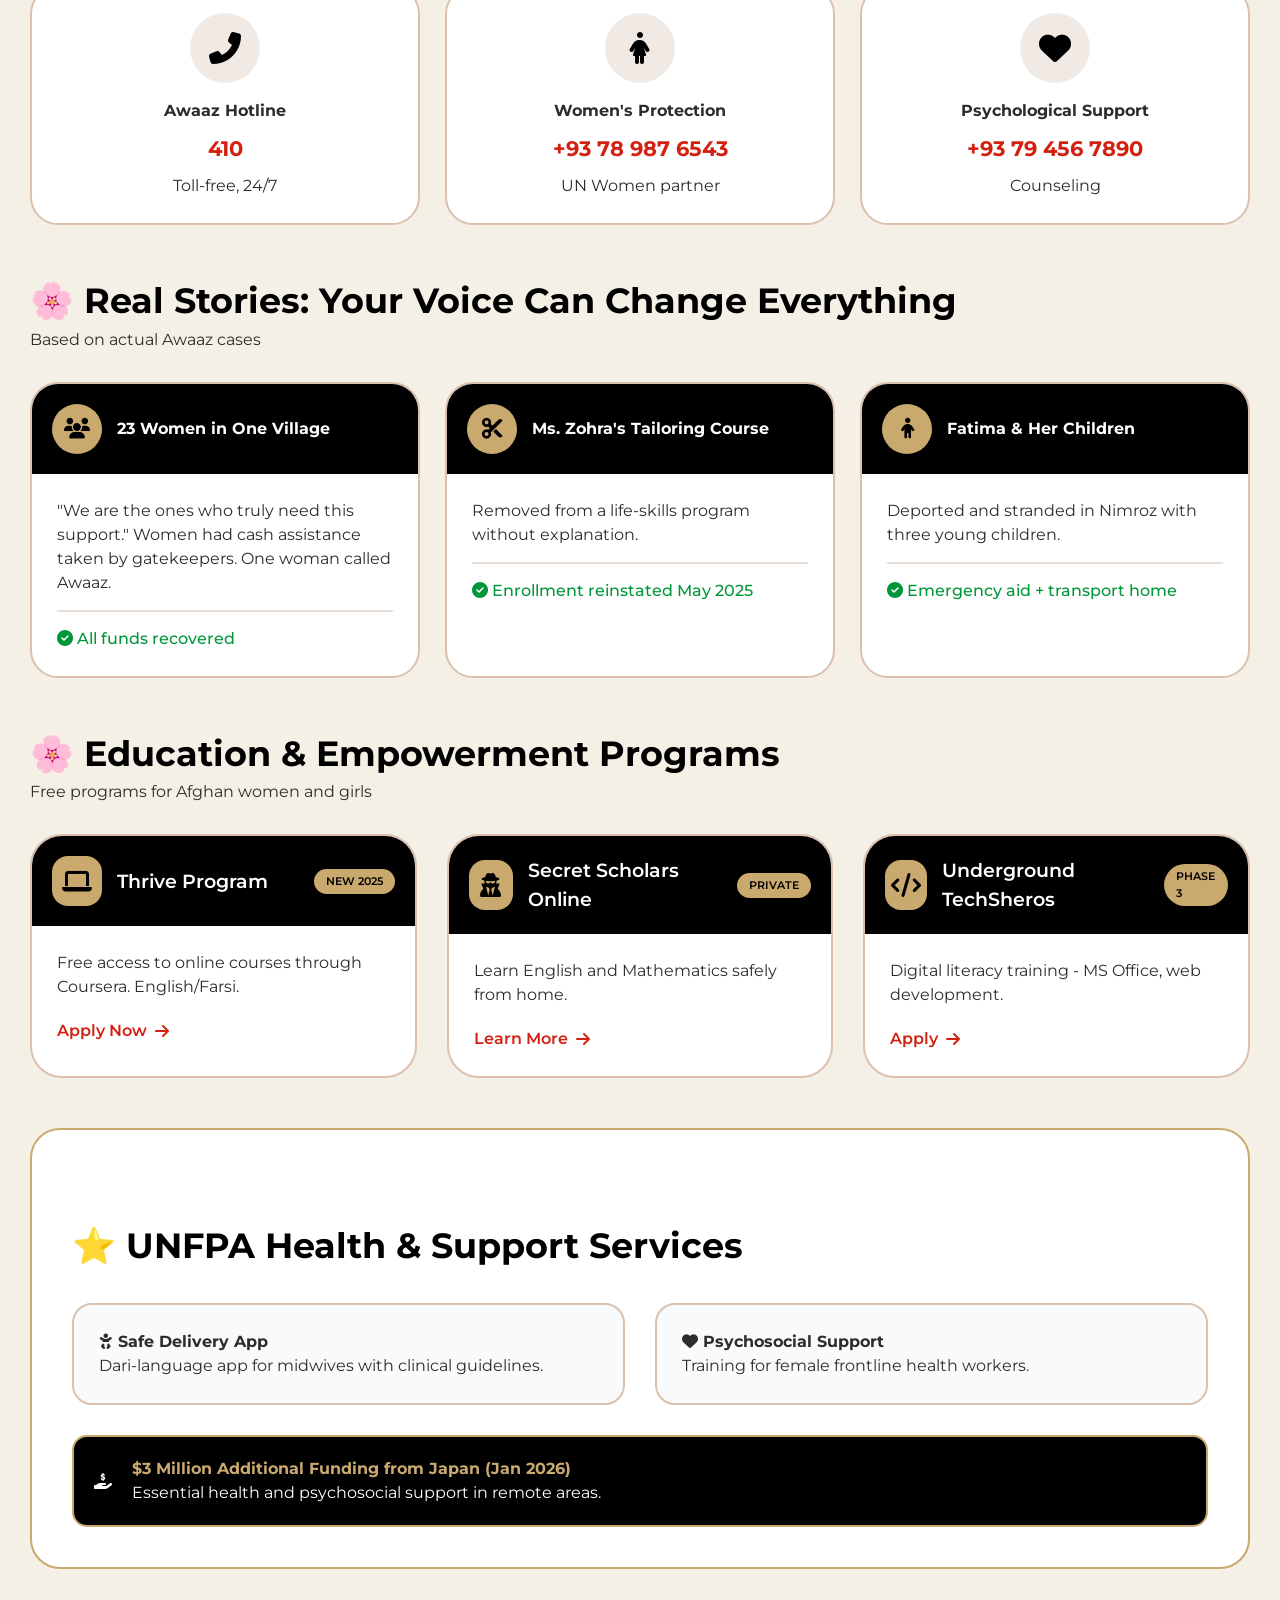
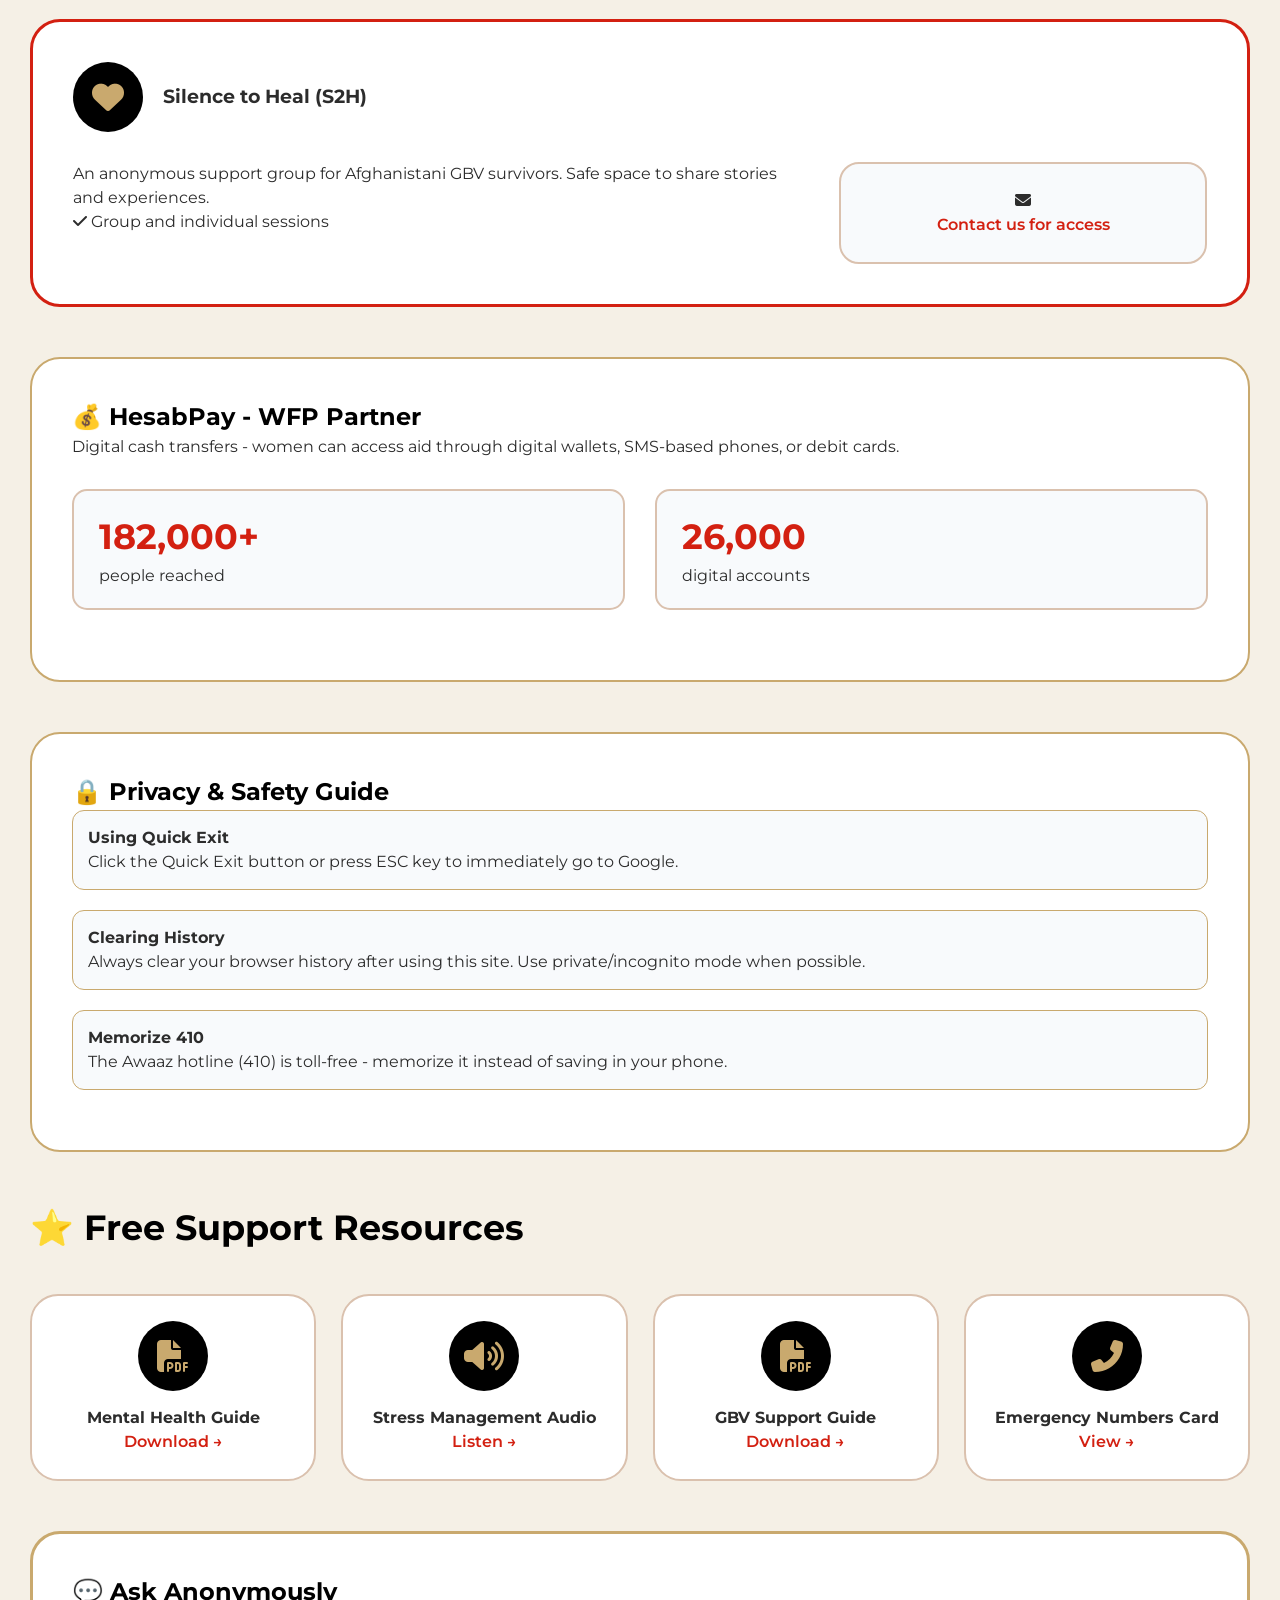
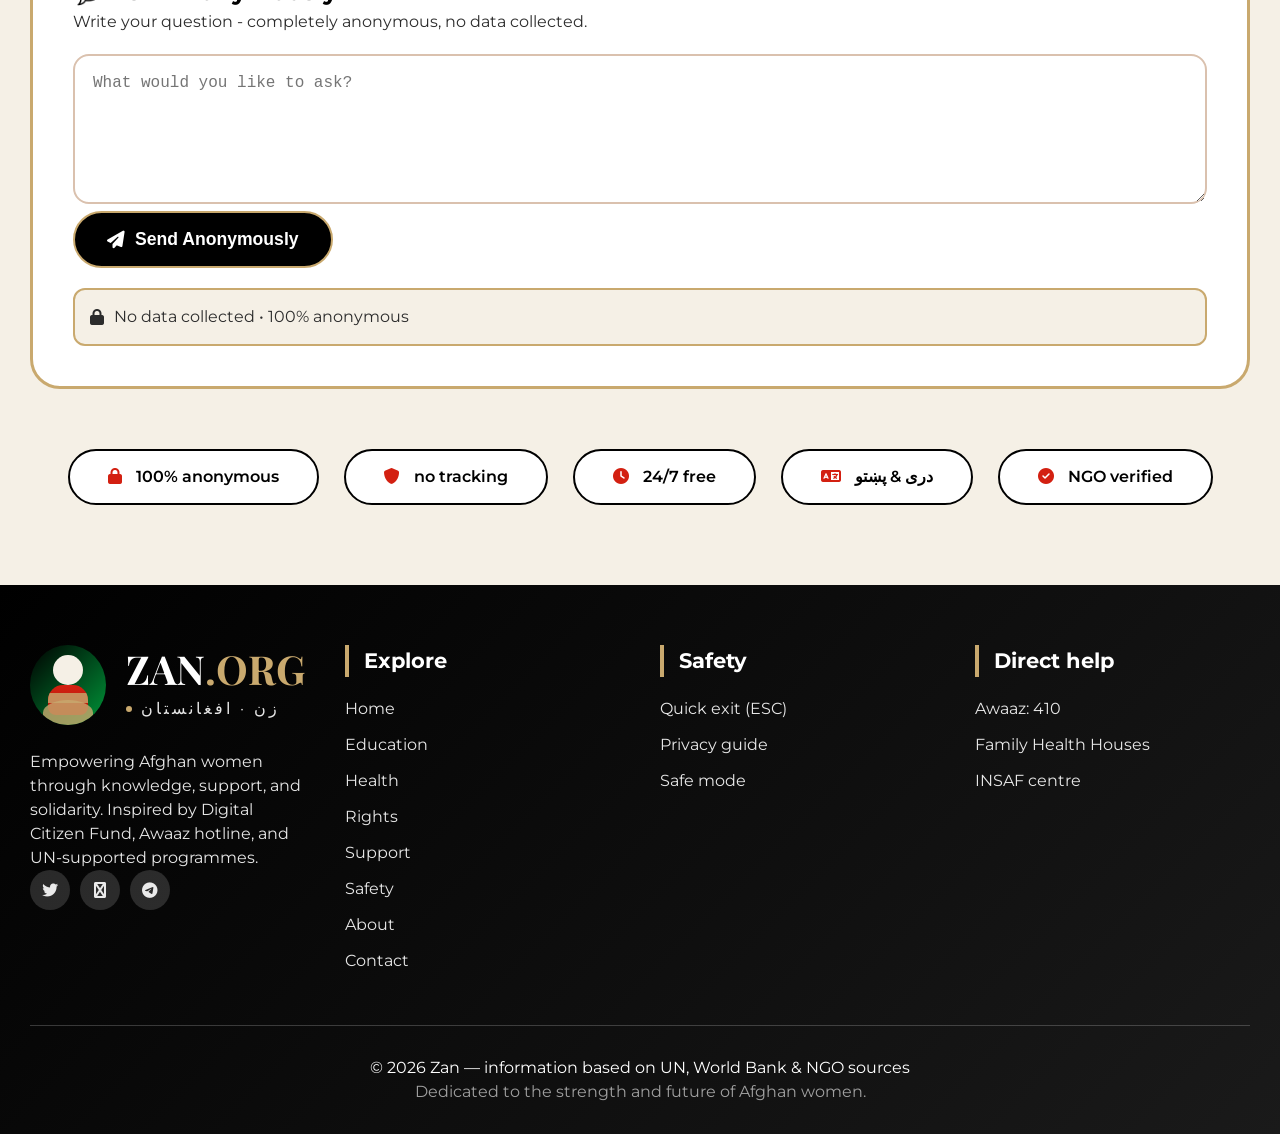
<file: templates/safety.html>
<!DOCTYPE html>
<html lang="en">
<head>
    <meta charset="UTF-8">
    <meta name="viewport" content="width=device-width, initial-scale=1.0, maximum-scale=1.0, user-scalable=yes">
    <title>Zan | Support – توانمندسازی زنان افغانستان | empowering Afghan women</title>
    <meta name="description" content="Free, anonymous support services for Afghan women: Awaaz hotline (410), UNFPA resources, Sahar Education programs, and confidential counseling.">
    <meta name="theme-color" content="#000000">
    <!-- fonts + icons (matching index) -->
    <link rel="preconnect" href="https://fonts.googleapis.com">
    <link rel="preconnect" href="https://fonts.gstatic.com" crossorigin>
    <link href="https://fonts.googleapis.com/css2?family=Cormorant+Garamond:wght@300;400;500;600;700&family=Montserrat:wght@300;400;500;600&family=Playfair+Display:wght@400;500;600;700;800;900&display=swap" rel="stylesheet">
    <link rel="stylesheet" href="https://cdnjs.cloudflare.com/ajax/libs/font-awesome/6.4.0/css/all.min.css">
    <style>
        /* ===== AFGHAN FLAG COLORS ===== */
        :root {
            --afghan-black: #000000;
            --afghan-red: #D32011;
            --afghan-green: #009639;
            --gold: #C9A96E;
            --cream: #F5F0E6;
            --charcoal: #2C2C2C;
            --warm-gray: #8C8C8C;
            --light-gray: #E8E5E0;
        }

        * {
            margin: 0;
            padding: 0;
            box-sizing: border-box;
        }

        body {
            font-family: 'Montserrat', sans-serif;
            background: var(--cream);
            color: var(--charcoal);
            line-height: 1.5;
            overflow-x: hidden;
        }

        /* ===== SAFE MODE (preserved from index) ===== */
        body.safe-mode {
            background: #f0f0f0;
        }
        body.safe-mode .safe-hidden {
            display: none !important;
        }
        body.safe-mode .safe-visible {
            display: block !important;
        }
        body.safe-mode .normal-content {
            display: none;
        }
        body.safe-mode .safe-content {
            display: block;
        }
        .safe-content {
            display: none;
        }
        .safe-visible {
            display: none;
        }
        .safe-mode-banner {
            background: var(--afghan-black);
            color: white;
            padding: 10px;
            text-align: center;
            font-weight: bold;
            display: none;
        }
        body.safe-mode .safe-mode-banner {
            display: block;
        }

        /* ===== CULTURAL LOGO (exactly from index) ===== */
        .logo-container {
            display: flex;
            align-items: center;
            gap: 15px;
            text-decoration: none;
            z-index: 1001;
        }
        .logo-symbol {
            position: relative;
            width: 50px;
            height: 50px;
            display: flex;
            align-items: center;
            justify-content: center;
            background: linear-gradient(135deg, var(--afghan-black) 0%, var(--afghan-green) 100%);
            border-radius: 50%;
            overflow: hidden;
        }
        .logo-woman-silhouette {
            width: 30px;
            height: 40px;
            position: relative;
        }
        .logo-woman-head {
            width: 20px;
            height: 20px;
            background: var(--cream);
            border-radius: 50%;
            position: absolute;
            top: 0;
            left: 5px;
        }
        .logo-woman-body {
            width: 25px;
            height: 20px;
            background: linear-gradient(180deg, var(--afghan-red) 0%, #B3180A 100%);
            position: absolute;
            bottom: 0;
            left: 2.5px;
            border-radius: 10px 10px 5px 5px;
            overflow: hidden;
        }
        .logo-woman-body::after {
            content: '';
            position: absolute;
            top: 5px;
            left: 0;
            right: 0;
            height: 8px;
            background: var(--gold);
            opacity: 0.8;
        }
        .logo-sunrise {
            position: absolute;
            bottom: -5px;
            left: 0;
            right: 0;
            height: 15px;
            background: var(--gold);
            border-radius: 50% 50% 0 0;
            opacity: 0.8;
        }
        .logo-text {
            display: flex;
            flex-direction: column;
        }
        .logo-name {
            font-family: 'Playfair Display', serif;
            font-size: 1.8rem;
            font-weight: 700;
            color: var(--afghan-black);
            line-height: 1;
            letter-spacing: 1px;
            text-transform: uppercase;
        }
        .logo-name span {
            color: var(--afghan-red);
        }
        .logo-tagline {
            font-family: 'Montserrat', sans-serif;
            font-size: 0.7rem;
            color: var(--afghan-green);
            letter-spacing: 2px;
            text-transform: uppercase;
            margin-top: 3px;
            font-weight: 600;
            position: relative;
            padding-left: 10px;
        }
        .logo-tagline::before {
            content: '';
            position: absolute;
            left: 0;
            top: 50%;
            transform: translateY(-50%);
            width: 4px;
            height: 4px;
            background: var(--gold);
            border-radius: 50%;
        }

        /* ===== NAVIGATION (from index) ===== */
        .navbar {
            background: white;
            box-shadow: 0 4px 20px rgba(0,0,0,0.08);
            position: sticky;
            top: 0;
            z-index: 1000;
            padding: 15px 0;
        }
        .navbar .container {
            max-width: 1300px;
            margin: 0 auto;
            padding: 0 30px;
            display: flex;
            justify-content: space-between;
            align-items: center;
        }
        .nav-links {
            display: flex;
            gap: 40px;
            list-style: none;
        }
        .nav-links a {
            text-decoration: none;
            color: var(--charcoal);
            font-weight: 500;
            font-size: 1rem;
            transition: color 0.2s;
            font-family: 'Montserrat', sans-serif;
        }
        .nav-links a:hover {
            color: var(--afghan-red);
        }
        .nav-links a.active {
            color: var(--afghan-red);
            font-weight: 700;
            border-bottom: 2px solid var(--afghan-red);
        }
        .language-selector {
            display: flex;
            gap: 10px;
            margin-left: 20px;
        }
        .lang-btn {
            background: none;
            border: 1px solid var(--afghan-black);
            padding: 5px 10px;
            border-radius: 20px;
            cursor: pointer;
            font-size: 0.8rem;
            transition: all 0.3s;
        }
        .lang-btn:hover {
            background: var(--afghan-black);
            color: white;
        }
        .safe-mode-toggle {
            background: var(--afghan-black);
            color: white;
            border: none;
            padding: 8px 15px;
            border-radius: 30px;
            cursor: pointer;
            font-size: 0.9rem;
            margin-left: 15px;
            display: flex;
            align-items: center;
            gap: 8px;
        }
        .safe-mode-toggle i {
            color: var(--gold);
        }

        /* ===== HAMBURGER MENU (index style) ===== */
        .hamburger {
            display: none;
            flex-direction: column;
            cursor: pointer;
            gap: 6px;
            z-index: 1001;
        }
        .hamburger span {
            width: 30px;
            height: 3px;
            background: var(--afghan-black);
            border-radius: 3px;
            transition: 0.3s;
        }
        .hamburger.active span:nth-child(1) {
            transform: rotate(45deg) translate(8px, 8px);
        }
        .hamburger.active span:nth-child(2) {
            opacity: 0;
        }
        .hamburger.active span:nth-child(3) {
            transform: rotate(-45deg) translate(5px, -5px);
        }
        .mobile-menu {
            position: fixed;
            top: 0;
            right: -100%;
            width: 80%;
            max-width: 400px;
            height: 100vh;
            background: white;
            z-index: 2000;
            padding: 100px 40px 40px;
            box-shadow: -5px 0 30px rgba(0,0,0,0.1);
            transition: right 0.3s ease;
            overflow-y: auto;
        }
        .mobile-menu.active {
            right: 0;
        }
        .mobile-menu ul {
            list-style: none;
        }
        .mobile-menu li {
            margin-bottom: 25px;
        }
        .mobile-menu a {
            text-decoration: none;
            color: var(--charcoal);
            font-size: 1.3rem;
            font-weight: 600;
            display: block;
            padding: 10px 0;
            border-bottom: 1px solid #eee;
            transition: color 0.2s;
        }
        .mobile-menu a:hover, .mobile-menu a.active {
            color: var(--afghan-red);
        }
        .mobile-menu-close {
            position: absolute;
            top: 30px;
            right: 30px;
            font-size: 2rem;
            cursor: pointer;
            color: var(--charcoal);
        }
        .overlay {
            position: fixed;
            top: 0;
            left: 0;
            width: 100%;
            height: 100%;
            background: rgba(0,0,0,0.5);
            z-index: 1500;
            display: none;
        }
        .overlay.active {
            display: block;
        }

        /* ===== QUICK EXIT BUTTON ===== */
        .quick-exit-link {
            position: fixed;
            bottom: 30px;
            right: 30px;
            background: var(--afghan-red);
            color: white;
            border: 2px solid var(--gold);
            padding: 16px 32px;
            border-radius: 60px;
            z-index: 10000;
            display: flex;
            align-items: center;
            gap: 14px;
            font-weight: 700;
            cursor: pointer;
            transition: all 0.3s ease;
            box-shadow: 0 10px 30px rgba(211, 32, 17, 0.4);
            font-size: 1.1rem;
            letter-spacing: 0.5px;
        }
        .quick-exit-link i {
            color: white;
            font-size: 1.3rem;
        }
        .quick-exit-link:hover {
            background: #b0281a;
            transform: translateY(-3px);
            box-shadow: 0 15px 40px rgba(211, 32, 17, 0.6);
        }
        .exit-shortcut {
            background: rgba(255,255,255,0.2);
            padding: 4px 10px;
            border-radius: 30px;
            font-size: 0.8rem;
            font-weight: 500;
        }

        /* ===== RESILIENCE BANNER ===== */
        .resilience-banner {
            background: linear-gradient(90deg, var(--afghan-black), var(--afghan-green), var(--afghan-red));
            color: white;
            padding: 20px 0;
            text-align: center;
        }
        .resilience-banner h3 {
            font-family: 'Playfair Display', serif;
            font-size: 1.8rem;
            margin-bottom: 5px;
        }
        .resilience-banner p {
            font-size: 1.1rem;
            opacity: 0.9;
        }

        /* ===== HERO (index style) ===== */
        .page-hero {
            background: linear-gradient(rgba(0, 0, 0, 0.8), rgba(0, 0, 0, 0.7)),
                        url('https://images.unsplash.com/photo-1507537297725-24a1c029d3ca?q=80&w=2070&auto=format&fit=crop');
            background-size: cover;
            background-position: center 30%;
            color: white;
            padding: 140px 0 100px;
            text-align: center;
        }
        .page-hero h1 {
            font-family: 'Playfair Display', serif;
            font-size: 4rem;
            font-weight: 800;
            margin-bottom: 20px;
            text-shadow: 2px 2px 8px rgba(0,0,0,0.4);
        }
        .page-hero h1 span {
            color: var(--gold);
            -webkit-text-stroke: 1px rgba(255,215,0,0.3);
        }
        .page-hero p {
            font-size: 1.3rem;
            max-width: 750px;
            margin: 0 auto 30px;
            font-weight: 400;
            background: rgba(0,0,0,0.3);
            backdrop-filter: blur(4px);
            padding: 18px 30px;
            border-radius: 60px;
            border-left: 5px solid var(--gold);
        }

        /* ===== STATS SECTION ===== */
        .stats-section {
            background: linear-gradient(135deg, #f0f8ff 0%, #e6f2ff 100%);
            padding: 60px 0;
            margin: 40px 0;
        }
        .container {
            max-width: 1300px;
            margin: 0 auto;
            padding: 0 30px;
        }
        .stats-grid {
            display: grid;
            grid-template-columns: repeat(4, 1fr);
            gap: 30px;
        }
        .stat-card {
            text-align: center;
            padding: 25px;
            background: white;
            border-radius: 20px;
            box-shadow: 0 5px 15px rgba(0,0,0,0.05);
        }
        .stat-number-lg {
            font-family: 'Playfair Display', serif;
            font-size: 2.8rem;
            font-weight: 700;
            color: var(--afghan-red);
            margin-bottom: 5px;
        }
        .stat-label {
            color: var(--afghan-black);
            font-size: 1rem;
            font-weight: 600;
        }
        .stat-source {
            font-size: 0.7rem;
            color: var(--gold);
            margin-top: 2px;
        }

        /* ===== SECTION HEADERS ===== */
        .section-heading {
            font-family: 'Playfair Display', serif;
            font-size: 2.8rem;
            font-weight: 800;
            color: var(--afghan-black);
            margin: 70px 0 40px;
            border-bottom: 3px solid var(--gold);
            display: inline-block;
            padding-bottom: 10px;
        }
        .section-header {
            margin: 50px 0 30px;
        }
        .section-header h2 {
            font-size: 2.2rem;
            color: var(--afghan-black);
            font-weight: 700;
        }

        /* ===== HOTLINE FEATURE ===== */
        .hotline-feature {
            background: linear-gradient(145deg, var(--afghan-black), #1a1a1a);
            border-radius: 30px;
            padding: 40px;
            margin-bottom: 50px;
            color: white;
            border: 3px solid var(--gold);
        }
        .hotline-number {
            font-size: 4rem;
            font-weight: 800;
            color: var(--gold);
            line-height: 1;
            margin-bottom: 10px;
        }
        .hotline-stats {
            display: flex;
            gap: 30px;
            flex-wrap: wrap;
            margin: 30px 0;
        }
        .hotline-stat {
            background: rgba(255,255,255,0.1);
            padding: 15px 20px;
            border-radius: 15px;
        }
        .hotline-stat .number {
            display: block;
            font-size: 2rem;
            font-weight: 700;
            color: var(--gold);
        }

        /* ===== QUICK CONTACT GRID ===== */
        .quick-contact {
            display: grid;
            grid-template-columns: repeat(3, 1fr);
            gap: 25px;
            margin: 40px 0;
        }
        .contact-card {
            background: white;
            border-radius: 28px;
            padding: 25px;
            text-align: center;
            border: 2px solid #dac1ae;
            transition: 0.2s;
        }
        .contact-card:hover {
            border-color: var(--gold);
            transform: translateY(-5px);
        }
        .contact-icon {
            width: 70px;
            height: 70px;
            background: #f0e9e4;
            border-radius: 50%;
            display: flex;
            align-items: center;
            justify-content: center;
            margin: 0 auto 16px;
            color: var(--afghan-black);
            font-size: 2rem;
        }
        .contact-card .phone {
            font-size: 1.3rem;
            font-weight: 700;
            color: var(--afghan-red);
            margin: 10px 0;
        }
        .contact-card a {
            color: var(--afghan-red);
            text-decoration: none;
        }

        /* ===== STORIES GRID ===== */
        .stories-grid {
            display: grid;
            grid-template-columns: repeat(3, 1fr);
            gap: 25px;
            margin: 30px 0;
        }
        .story-card {
            background: white;
            border-radius: 28px;
            overflow: hidden;
            border: 2px solid #dac1ae;
            transition: 0.2s;
        }
        .story-card:hover {
            border-color: var(--afghan-red);
            transform: translateY(-5px);
        }
        .story-header {
            background: var(--afghan-black);
            color: white;
            padding: 20px;
            display: flex;
            align-items: center;
            gap: 15px;
        }
        .story-icon {
            width: 50px;
            height: 50px;
            background: var(--gold);
            border-radius: 50%;
            display: flex;
            align-items: center;
            justify-content: center;
            color: var(--afghan-black);
            font-size: 1.3rem;
        }
        .story-body {
            padding: 25px;
        }
        .story-outcome {
            margin-top: 15px;
            padding-top: 15px;
            border-top: 2px solid #e7dfd3;
            color: var(--afghan-green);
            font-weight: 500;
        }

        /* ===== PROGRAM GRID ===== */
        .program-grid {
            display: grid;
            grid-template-columns: repeat(3, 1fr);
            gap: 30px;
            margin-bottom: 50px;
        }
        .program-card {
            background: white;
            border-radius: 32px;
            overflow: hidden;
            border: 2px solid #dac1ae;
            transition: 0.25s ease;
            display: flex;
            flex-direction: column;
        }
        .program-card:hover {
            transform: translateY(-8px);
            border-color: var(--afghan-red);
        }
        .program-header {
            background: var(--afghan-black);
            color: white;
            padding: 20px;
            display: flex;
            align-items: center;
            gap: 15px;
        }
        .program-icon {
            width: 50px;
            height: 50px;
            background: var(--gold);
            border-radius: 16px;
            display: flex;
            align-items: center;
            justify-content: center;
            color: var(--afghan-black);
            font-size: 1.5rem;
        }
        .program-header h3 {
            font-size: 1.2rem;
            font-weight: 600;
        }
        .program-badge {
            background: var(--gold);
            color: var(--afghan-black);
            padding: 4px 12px;
            border-radius: 30px;
            font-size: 0.7rem;
            font-weight: 600;
            margin-left: auto;
        }
        .program-body {
            padding: 25px;
            flex: 1;
        }
        .program-footer {
            display: flex;
            justify-content: space-between;
            align-items: center;
            margin-top: 20px;
        }
        .program-link {
            font-weight: 600;
            color: var(--afghan-red);
            text-decoration: none;
            display: inline-flex;
            align-items: center;
            gap: 8px;
        }

        /* ===== UNFPA SECTION ===== */
        .unfpa-section {
            background: white;
            border-radius: 30px;
            padding: 40px;
            margin: 50px 0;
            border: 2px solid var(--gold);
        }
        .unfpa-grid {
            display: grid;
            grid-template-columns: repeat(2, 1fr);
            gap: 30px;
            margin-top: 30px;
        }
        .unfpa-card {
            background: #f8fafc;
            padding: 25px;
            border-radius: 20px;
            border: 2px solid #dac1ae;
        }
        .unfpa-funding {
            background: var(--afghan-black);
            color: white;
            padding: 20px;
            border-radius: 15px;
            margin-top: 30px;
            display: flex;
            align-items: center;
            gap: 20px;
            flex-wrap: wrap;
            border: 2px solid var(--gold);
        }
        .unfpa-funding strong {
            color: var(--gold);
        }

        /* ===== GBV SECTION ===== */
        .gbv-section {
            background: white;
            border-radius: 30px;
            padding: 40px;
            margin: 50px 0;
            border: 3px solid var(--afghan-red);
        }
        .gbv-header {
            display: flex;
            align-items: center;
            gap: 20px;
            margin-bottom: 30px;
        }
        .gbv-icon {
            width: 70px;
            height: 70px;
            background: var(--afghan-black);
            border-radius: 50%;
            display: flex;
            align-items: center;
            justify-content: center;
            color: var(--gold);
            font-size: 2rem;
        }
        .gbv-content {
            display: grid;
            grid-template-columns: 2fr 1fr;
            gap: 30px;
        }
        .gbv-contact {
            background: #f8fafc;
            padding: 25px;
            border-radius: 20px;
            text-align: center;
            border: 2px solid #dac1ae;
        }
        .gbv-contact a {
            color: var(--afghan-red);
            text-decoration: none;
            font-weight: 600;
        }

        /* ===== HESABPAY SECTION ===== */
        .hesabpay-section {
            background: white;
            border-radius: 30px;
            padding: 40px;
            margin: 50px 0;
            border: 2px solid var(--gold);
        }
        .hesabpay-stats {
            display: flex;
            gap: 30px;
            flex-wrap: wrap;
            margin: 30px 0;
        }
        .hesabpay-stat {
            background: #f8fafc;
            padding: 20px 25px;
            border-radius: 15px;
            flex: 1;
            min-width: 150px;
            border: 2px solid #dac1ae;
        }
        .hesabpay-stat .number {
            display: block;
            font-size: 2.2rem;
            font-weight: 700;
            color: var(--afghan-red);
        }

        /* ===== PRIVACY SECTION ===== */
        #privacy {
            scroll-margin-top: 100px;
        }
        .privacy-section {
            background: white;
            border-radius: 30px;
            padding: 40px;
            margin: 50px 0;
            border: 2px solid var(--gold);
        }
        .guide-item {
            margin-bottom: 20px;
            padding: 15px;
            background: #f8fafc;
            border-radius: 12px;
            border: 1px solid var(--gold);
        }

        /* ===== RESOURCE GRID ===== */
        .resource-grid {
            display: grid;
            grid-template-columns: repeat(4, 1fr);
            gap: 25px;
            margin: 40px 0;
        }
        .resource-item {
            background: white;
            border-radius: 28px;
            padding: 25px 15px;
            text-align: center;
            border: 2px solid #dac1ae;
            transition: 0.2s;
            text-decoration: none;
            color: inherit;
            display: block;
        }
        .resource-item:hover {
            border-color: var(--afghan-red);
            transform: translateY(-5px);
        }
        .resource-icon {
            width: 70px;
            height: 70px;
            background: var(--afghan-black);
            border-radius: 50%;
            display: flex;
            align-items: center;
            justify-content: center;
            margin: 0 auto 15px;
            color: var(--gold);
            font-size: 2rem;
        }
        .resource-link {
            color: var(--afghan-red);
            font-weight: 600;
            text-decoration: none;
        }

        /* ===== ANONYMOUS FORM ===== */
        .anonymous-form {
            background: white;
            border-radius: 30px;
            padding: 40px;
            margin: 50px 0;
            border: 3px solid var(--gold);
        }
        .form-group textarea {
            width: 100%;
            padding: 18px;
            border: 2px solid #dac1ae;
            border-radius: 16px;
            font-size: 1rem;
            min-height: 150px;
        }
        .form-group textarea:focus {
            outline: none;
            border-color: var(--gold);
        }
        .submit-btn {
            background: var(--afghan-black);
            color: white;
            border: 2px solid var(--gold);
            padding: 16px 32px;
            border-radius: 40px;
            font-weight: 600;
            font-size: 1.1rem;
            cursor: pointer;
            display: inline-flex;
            align-items: center;
            gap: 10px;
            transition: 0.3s;
        }
        .submit-btn:hover {
            background: var(--afghan-red);
            transform: translateY(-2px);
        }
        .privacy-note {
            margin-top: 20px;
            padding: 15px;
            background: var(--cream);
            border-radius: 12px;
            display: flex;
            align-items: center;
            gap: 10px;
            border: 2px solid var(--gold);
        }

        /* ===== TRUST BADGES ===== */
        .trust-badges {
            display: flex;
            flex-wrap: wrap;
            gap: 25px;
            justify-content: center;
            margin: 60px 0 30px;
        }
        .badge {
            background: white;
            border-radius: 60px;
            padding: 14px 38px;
            border: 2px solid var(--afghan-black);
            font-weight: 600;
            color: var(--afghan-black);
        }
        .badge i { color: var(--afghan-red); margin-right: 10px; }

        /* ===== FOOTER (index style) ===== */
        .footer {
            background: linear-gradient(135deg, var(--afghan-black) 0%, #1a1a1a 100%);
            color: white;
            padding: 60px 0 30px;
            margin-top: 80px;
        }
        .footer .container {
            max-width: 1300px;
            margin: 0 auto;
            padding: 0 30px;
        }
        .footer-content {
            display: grid;
            grid-template-columns: repeat(auto-fit, minmax(250px, 1fr));
            gap: 40px;
            margin-bottom: 40px;
        }
        .footer-logo-container {
            display: flex;
            align-items: center;
            gap: 20px;
            margin-bottom: 25px;
            text-decoration: none;
        }
        .footer-logo-symbol {
            width: 80px;
            height: 80px;
            display: flex;
            align-items: center;
            justify-content: center;
            background: linear-gradient(135deg, var(--afghan-black) 0%, var(--afghan-green) 100%);
            border-radius: 50%;
            overflow: hidden;
        }
        .footer-logo-woman-silhouette {
            width: 50px;
            height: 60px;
            position: relative;
        }
        .footer-logo-woman-head {
            width: 30px;
            height: 30px;
            background: var(--cream);
            border-radius: 50%;
            position: absolute;
            top: 0;
            left: 10px;
        }
        .footer-logo-woman-body {
            width: 40px;
            height: 30px;
            background: linear-gradient(180deg, var(--afghan-red) 0%, #B3180A 100%);
            position: absolute;
            bottom: 0;
            left: 5px;
            border-radius: 15px 15px 8px 8px;
            overflow: hidden;
        }
        .footer-logo-woman-body::after {
            content: '';
            position: absolute;
            top: 8px;
            left: 0;
            right: 0;
            height: 10px;
            background: var(--gold);
            opacity: 0.8;
        }
        .footer-logo-sunrise {
            position: absolute;
            bottom: -10px;
            left: 0;
            right: 0;
            height: 25px;
            background: var(--gold);
            border-radius: 50% 50% 0 0;
            opacity: 0.8;
        }
        .footer-logo-text {
            display: flex;
            flex-direction: column;
        }
        .footer-logo-name {
            font-family: 'Playfair Display', serif;
            font-size: 2.5rem;
            font-weight: 700;
            color: white;
            line-height: 1;
            text-transform: uppercase;
        }
        .footer-logo-name span { color: var(--gold); }
        .footer-logo-tagline {
            font-family: 'Montserrat', sans-serif;
            font-size: 1rem;
            color: rgba(255,255,255,0.9);
            letter-spacing: 3px;
            text-transform: uppercase;
            margin-top: 8px;
            padding-left: 15px;
            position: relative;
        }
        .footer-logo-tagline::before {
            content: '';
            position: absolute;
            left: 0;
            top: 50%;
            transform: translateY(-50%);
            width: 6px;
            height: 6px;
            background: var(--gold);
            border-radius: 50%;
        }
        .footer h4 {
            font-size: 1.3rem;
            border-left: 4px solid var(--gold);
            padding-left: 15px;
            margin-bottom: 20px;
        }
        .footer ul { list-style: none; padding: 0; }
        .footer ul li { margin-bottom: 12px; }
        .footer a { color: rgba(255,255,255,0.9); text-decoration: none; }
        .footer a:hover { color: var(--gold); }
        .social-links a {
            width: 40px;
            height: 40px;
            background: rgba(255,255,255,0.15);
            border-radius: 50%;
            display: inline-flex;
            align-items: center;
            justify-content: center;
            margin-right: 10px;
            transition: 0.3s;
        }
        .social-links a:hover { background: var(--gold); color: var(--afghan-black); }

        /* RESPONSIVE */
        @media (max-width: 1000px) {
            .program-grid, .stories-grid, .resource-grid, .quick-contact, .stats-grid { grid-template-columns: repeat(2,1fr); }
            .unfpa-grid { grid-template-columns: 1fr; }
        }
        @media (max-width: 700px) {
            .nav-links, .language-selector, .safe-mode-toggle span { display: none; }
            .hamburger { display: flex; }
            .program-grid, .stories-grid, .resource-grid, .quick-contact, .stats-grid { grid-template-columns: 1fr; }
            .page-hero h1 { font-size: 2.8rem; }
            .gbv-content { grid-template-columns: 1fr; }
            .quick-exit-link { padding: 12px 24px; bottom: 20px; right: 20px; font-size: 0.9rem; }
            .exit-shortcut { display: none; }
        }
        @media (max-width: 480px) {
            .page-hero h1 { font-size: 2.2rem; }
        }
    </style>
</head>
<body>
    <!-- Safe Mode Banner -->
    <div class="safe-mode-banner">
        <i class="fas fa-shield-alt"></i> Safe Mode Active - Household Tips
    </div>

    <!-- quick exit - BOTTOM RIGHT CORNER -->
    <button class="quick-exit-link" onclick="quickExit()">
        <i class="fa-solid fa-door-open"></i>
        <span>Quick exit</span>
        <span class="exit-shortcut">ESC</span>
    </button>

    <!-- Mobile Menu Overlay -->
    <div class="overlay" id="overlay" onclick="closeMobileMenu()"></div>

    <!-- Mobile Menu (FULL NAVIGATION) -->
    <div class="mobile-menu" id="mobileMenu">
        <div class="mobile-menu-close" onclick="closeMobileMenu()">×</div>
        <ul>
            <li><a href="/" onclick="closeMobileMenu()">Home</a></li>
            <li><a href="/education" onclick="closeMobileMenu()">Education</a></li>
            <li><a href="/health" onclick="closeMobileMenu()">Health</a></li>
            <li><a href="/rights" onclick="closeMobileMenu()">Rights</a></li>
            <li><a href="/support" class="active" onclick="closeMobileMenu()">Support</a></li>
            <li><a href="/safety" onclick="closeMobileMenu()">Safety</a></li>
            <li><a href="/about" onclick="closeMobileMenu()">About</a></li>
            <li><a href="/contact" onclick="closeMobileMenu()">Contact</a></li>
        </ul>
    </div>

    <!-- Navigation (FULL LINKS matching index) -->
    <nav class="navbar">
        <div class="container">
            <a href="/" class="logo-container">
                <div class="logo-symbol">
                    <div class="logo-woman-silhouette">
                        <div class="logo-woman-head"></div>
                        <div class="logo-woman-body"></div>
                        <div class="logo-sunrise"></div>
                    </div>
                </div>
                <div class="logo-text">
                    <div class="logo-name">ZAN<span>.org</span></div>
                    <div class="logo-tagline">زن · افغانستان · توانمندسازی</div>
                </div>
            </a>
            <ul class="nav-links">
                <li><a href="/">Home</a></li>
                <li><a href="/education">Education</a></li>
                <li><a href="/health">Health</a></li>
                <li><a href="/rights">Rights</a></li>
                <li><a href="/support" class="active">Support</a></li>
                <li><a href="/safety">Safety</a></li>
                <li><a href="/about">About</a></li>
                <li><a href="/contact">Contact</a></li>
            </ul>
            <div style="display: flex; align-items: center;">
                <div class="language-selector">
                    <button class="lang-btn" onclick="setLanguage('en')">EN</button>
                    <button class="lang-btn" onclick="setLanguage('fa')">دری</button>
                    <button class="lang-btn" onclick="setLanguage('ps')">پښتو</button>
                </div>
                <button class="safe-mode-toggle" onclick="toggleSafeMode()">
                    <i class="fas fa-eye-slash"></i>
                    <span>Safe Mode</span>
                </button>
            </div>
            <div class="hamburger" id="hamburger" onclick="toggleMobileMenu()">
                <span></span>
                <span></span>
                <span></span>
            </div>
        </div>
    </nav>

    <!-- Normal Content -->
    <div class="normal-content">
        <!-- Resilience Banner -->
        <section class="resilience-banner">
            <div class="container">
                <h3>تنها نیستید · You are not alone</h3>
                <p>Free · Confidential · 24/7 Support</p>
            </div>
        </section>

        <!-- Hero -->
        <section class="page-hero">
            <div class="container">
                <h1>You Are <span>Not Alone</span></h1>
                <p>Free, confidential support is available 24/7. Whether you need someone to listen, help with resources, or emergency assistance, these services are here for you - completely anonymous.</p>
            </div>
        </section>

        <!-- Stats section -->
        <section class="stats-section">
            <div class="container">
                <div class="stats-grid">
                    <div class="stat-card"><div class="stat-number-lg">410</div><div class="stat-label">Awaaz hotline - 24/7 confidential</div><div class="stat-source">UN</div></div>
                    <div class="stat-card"><div class="stat-number-lg">5.5M+</div><div class="stat-label">Calls handled since 2018</div><div class="stat-source">Awaaz</div></div>
                    <div class="stat-card"><div class="stat-number-lg">660K+</div><div class="stat-label">Calls in 2025 alone</div><div class="stat-source">UNOPS</div></div>
                    <div class="stat-card"><div class="stat-number-lg">20%</div><div class="stat-label">From women callers</div><div class="stat-source">UN Afghanistan</div></div>
                </div>
            </div>
        </section>

        <div class="container">
            <!-- Hotline Feature -->
            <div class="hotline-feature">
                <div class="hotline-number">📞 410</div>
                <div style="font-size:1.3rem; margin-bottom:20px;">Awaaz Afghanistan - Your Voice Matters</div>
                <p style="margin-bottom:20px;">A toll-free, confidential hotline where women can report concerns, seek information, and access support. Operated by UN partners including UNOPS, IOM, UNDP, UNHCR, UNFPA, UN Women, and WFP.</p>
                <div class="hotline-stats">
                    <div class="hotline-stat"><span class="number">24/7</span><span>Available</span></div>
                    <div class="hotline-stat"><span class="number">Dari/Pashto</span><span>Languages</span></div>
                    <div class="hotline-stat"><span class="number">Female</span><span>Agents</span></div>
                </div>
            </div>

            <!-- Quick Contact Numbers -->
            <div class="quick-contact">
                <div class="contact-card"><div class="contact-icon"><i class="fas fa-phone-alt"></i></div><h4>Awaaz Hotline</h4><div class="phone"><a href="tel:410">410</a></div><p>Toll-free, 24/7</p></div>
                <div class="contact-card"><div class="contact-icon"><i class="fas fa-female"></i></div><h4>Women's Protection</h4><div class="phone"><a href="tel:+93789876543">+93 78 987 6543</a></div><p>UN Women partner</p></div>
                <div class="contact-card"><div class="contact-icon"><i class="fas fa-heart"></i></div><h4>Psychological Support</h4><div class="phone"><a href="tel:+93794567890">+93 79 456 7890</a></div><p>Counseling</p></div>
            </div>

            <!-- Real Stories -->
            <div class="section-header"><h2>🌸 Real Stories: Your Voice Can Change Everything</h2><p>Based on actual Awaaz cases</p></div>
            <div class="stories-grid">
                <div class="story-card"><div class="story-header"><div class="story-icon"><i class="fas fa-users"></i></div><h4>23 Women in One Village</h4></div><div class="story-body"><p>"We are the ones who truly need this support." Women had cash assistance taken by gatekeepers. One woman called Awaaz.</p><div class="story-outcome"><i class="fas fa-check-circle"></i> All funds recovered</div></div></div>
                <div class="story-card"><div class="story-header"><div class="story-icon"><i class="fas fa-cut"></i></div><h4>Ms. Zohra's Tailoring Course</h4></div><div class="story-body"><p>Removed from a life-skills program without explanation.</p><div class="story-outcome"><i class="fas fa-check-circle"></i> Enrollment reinstated May 2025</div></div></div>
                <div class="story-card"><div class="story-header"><div class="story-icon"><i class="fas fa-child"></i></div><h4>Fatima & Her Children</h4></div><div class="story-body"><p>Deported and stranded in Nimroz with three young children.</p><div class="story-outcome"><i class="fas fa-check-circle"></i> Emergency aid + transport home</div></div></div>
            </div>

            <!-- Sahar Education Programs -->
            <div class="section-header"><h2>🌸 Education & Empowerment Programs</h2><p>Free programs for Afghan women and girls</p></div>
            <div class="program-grid">
                <div class="program-card"><div class="program-header"><div class="program-icon"><i class="fas fa-laptop"></i></div><h3>Thrive Program</h3><span class="program-badge">NEW 2025</span></div><div class="program-body"><p>Free access to online courses through Coursera. English/Farsi.</p><div class="program-footer"><a href="/education" class="program-link">Apply Now <i class="fas fa-arrow-right"></i></a></div></div></div>
                <div class="program-card"><div class="program-header"><div class="program-icon"><i class="fas fa-user-secret"></i></div><h3>Secret Scholars Online</h3><span class="program-badge">PRIVATE</span></div><div class="program-body"><p>Learn English and Mathematics safely from home.</p><div class="program-footer"><a href="/education" class="program-link">Learn More <i class="fas fa-arrow-right"></i></a></div></div></div>
                <div class="program-card"><div class="program-header"><div class="program-icon"><i class="fas fa-code"></i></div><h3>Underground TechSheros</h3><span class="program-badge">PHASE 3</span></div><div class="program-body"><p>Digital literacy training - MS Office, web development.</p><div class="program-footer"><a href="/education" class="program-link">Apply <i class="fas fa-arrow-right"></i></a></div></div></div>
            </div>

            <!-- UNFPA Section -->
            <div class="unfpa-section">
                <div class="section-header"><h2>⭐ UNFPA Health & Support Services</h2></div>
                <div class="unfpa-grid">
                    <div class="unfpa-card"><h4><i class="fas fa-baby"></i> Safe Delivery App</h4><p>Dari-language app for midwives with clinical guidelines.</p></div>
                    <div class="unfpa-card"><h4><i class="fas fa-heart"></i> Psychosocial Support</h4><p>Training for female frontline health workers.</p></div>
                </div>
                <div class="unfpa-funding"><i class="fas fa-hand-holding-usd"></i><div><strong>$3 Million Additional Funding from Japan (Jan 2026)</strong><p>Essential health and psychosocial support in remote areas.</p></div></div>
            </div>

            <!-- Silence to Heal -->
            <div class="gbv-section">
                <div class="gbv-header"><div class="gbv-icon"><i class="fas fa-heart"></i></div><h3>Silence to Heal (S2H)</h3></div>
                <div class="gbv-content">
                    <div><p>An anonymous support group for Afghanistani GBV survivors. Safe space to share stories and experiences.</p><p><i class="fas fa-check"></i> Group and individual sessions</p></div>
                    <div class="gbv-contact"><i class="fas fa-envelope"></i><p><a href="/contact">Contact us for access</a></p></div>
                </div>
            </div>

            <!-- HesabPay -->
            <div class="hesabpay-section">
                <h2 style="color: var(--afghan-black);">💰 HesabPay - WFP Partner</h2>
                <p>Digital cash transfers - women can access aid through digital wallets, SMS-based phones, or debit cards.</p>
                <div class="hesabpay-stats">
                    <div class="hesabpay-stat"><span class="number">182,000+</span><span>people reached</span></div>
                    <div class="hesabpay-stat"><span class="number">26,000</span><span>digital accounts</span></div>
                </div>
            </div>

            <!-- Privacy Guide Section -->
            <div id="privacy" class="privacy-section">
                <h2 style="color: var(--afghan-black);">🔒 Privacy & Safety Guide</h2>
                <div class="guide-item"><h4>Using Quick Exit</h4><p>Click the Quick Exit button or press ESC key to immediately go to Google.</p></div>
                <div class="guide-item"><h4>Clearing History</h4><p>Always clear your browser history after using this site. Use private/incognito mode when possible.</p></div>
                <div class="guide-item"><h4>Memorize 410</h4><p>The Awaaz hotline (410) is toll-free - memorize it instead of saving in your phone.</p></div>
            </div>

            <!-- Resources -->
            <div class="section-header"><h2>⭐ Free Support Resources</h2></div>
            <div class="resource-grid">
                <a href="#" class="resource-item"><div class="resource-icon"><i class="fas fa-file-pdf"></i></div><h4>Mental Health Guide</h4><span class="resource-link">Download →</span></a>
                <a href="#" class="resource-item"><div class="resource-icon"><i class="fas fa-volume-up"></i></div><h4>Stress Management Audio</h4><span class="resource-link">Listen →</span></a>
                <a href="#" class="resource-item"><div class="resource-icon"><i class="fas fa-file-pdf"></i></div><h4>GBV Support Guide</h4><span class="resource-link">Download →</span></a>
                <a href="#" class="resource-item"><div class="resource-icon"><i class="fas fa-phone-alt"></i></div><h4>Emergency Numbers Card</h4><span class="resource-link">View →</span></a>
            </div>

            <!-- Anonymous Form -->
            <div class="anonymous-form">
                <h2 style="color: var(--afghan-black);">💬 Ask Anonymously</h2>
                <p style="margin-bottom:20px;">Write your question - completely anonymous, no data collected.</p>
                <div class="form-group"><textarea id="question" placeholder="What would you like to ask?"></textarea></div>
                <button class="submit-btn" onclick="submitQuestion()"><i class="fas fa-paper-plane"></i> Send Anonymously</button>
                <div class="privacy-note"><i class="fas fa-lock"></i> No data collected • 100% anonymous</div>
            </div>

            <!-- Trust badges -->
            <div class="trust-badges">
                <div class="badge"><i class="fas fa-lock"></i> 100% anonymous</div>
                <div class="badge"><i class="fas fa-shield"></i> no tracking</div>
                <div class="badge"><i class="fas fa-clock"></i> 24/7 free</div>
                <div class="badge"><i class="fas fa-language"></i> دری & پښتو</div>
                <div class="badge"><i class="fas fa-check-circle"></i> NGO verified</div>
            </div>
        </div>
    </div>

    <!-- Safe Mode Content -->
    <div class="safe-content">
        <div class="container" style="padding: 50px 0;">
            <h2 style="font-family: 'Playfair Display', serif; font-size: 2.5rem; color: var(--afghan-black);"><i class="fas fa-utensils"></i> Healthy Cooking & Family Tips</h2>
            <div class="safe-recipe-card" style="background:white; border-radius:20px; padding:20px; margin-bottom:20px;"><h4>Today's Recipe: Nutritious Lentil Soup</h4><p>Red lentils, onions, garlic, turmeric, salt. Wash lentils, boil with spices for 30 minutes.</p></div>
            <div class="safe-recipe-card" style="background:white; border-radius:20px; padding:20px;"><h4>Household Tip: Saving Water</h4><p>Collect rainwater for plants. Reuse cooking water for garden.</p></div>
        </div>
    </div>

    <!-- FOOTER (FULL LINKS) -->
    <footer class="footer">
        <div class="container">
            <div class="footer-content">
                <div><a href="/" class="footer-logo-container"><div class="footer-logo-symbol"><div class="footer-logo-woman-silhouette"><div class="footer-logo-woman-head"></div><div class="footer-logo-woman-body"></div><div class="footer-logo-sunrise"></div></div></div><div class="footer-logo-text"><div class="footer-logo-name">ZAN<span>.org</span></div><div class="footer-logo-tagline">زن · افغانستان</div></div></a><p style="color: rgba(255,255,255,0.9);">Empowering Afghan women through knowledge, support, and solidarity. Inspired by Digital Citizen Fund, Awaaz hotline, and UN‑supported programmes.</p><div class="social-links"><a href="#"><i class="fab fa-twitter"></i></a><a href="#"><i class="fab fa-signal"></i></a><a href="#"><i class="fab fa-telegram"></i></a></div></div>
                <div><h4>Explore</h4><ul><li><a href="/">Home</a></li><li><a href="/education">Education</a></li><li><a href="/health">Health</a></li><li><a href="/rights">Rights</a></li><li><a href="/support">Support</a></li><li><a href="/safety">Safety</a></li><li><a href="/about">About</a></li><li><a href="/contact">Contact</a></li></ul></div>
                <div><h4>Safety</h4><ul><li><a href="#" onclick="quickExit(); return false;">Quick exit (ESC)</a></li><li><a href="#privacy">Privacy guide</a></li><li><a href="#" onclick="toggleSafeMode(); return false;">Safe mode</a></li></ul></div>
                <div><h4>Direct help</h4><ul><li><a href="tel:410">Awaaz: 410</a></li><li><a href="/health">Family Health Houses</a></li><li><a href="rights.html#shelters">INSAF centre</a></li></ul></div>
            </div>
            <div style="text-align:center; border-top:1px solid rgba(255,255,255,0.2); padding-top:30px;"><p>© 2026 Zan — information based on UN, World Bank & NGO sources</p><p style="color:rgba(255,255,255,0.6);">Dedicated to the strength and future of Afghan women.</p></div>
        </div>
    </footer>

    <script>
        function quickExit() { window.location.href = 'https://www.google.com'; }
        function toggleSafeMode() { document.body.classList.toggle('safe-mode'); localStorage.setItem('safeMode', document.body.classList.contains('safe-mode')); const btnSpan = document.querySelector('.safe-mode-toggle span'); if(btnSpan) btnSpan.textContent = document.body.classList.contains('safe-mode') ? 'Normal Mode' : 'Safe Mode'; }
        function setLanguage(lang) { alert('Language changed to: ' + lang + ' (Translation files would load)'); localStorage.setItem('language', lang); }
        function toggleMobileMenu() { document.getElementById('mobileMenu').classList.toggle('active'); document.getElementById('overlay').classList.toggle('active'); document.getElementById('hamburger').classList.toggle('active'); }
        function closeMobileMenu() { document.getElementById('mobileMenu').classList.remove('active'); document.getElementById('overlay').classList.remove('active'); document.getElementById('hamburger').classList.remove('active'); }
        function submitQuestion() { alert('Your anonymous question has been sent. We will respond within 24-48 hours.'); document.getElementById('question').value = ''; }
        document.addEventListener('keydown', e => { if (e.key === 'Escape') quickExit(); });
        document.querySelectorAll('.mobile-menu a').forEach(link => link.addEventListener('click', closeMobileMenu));
        window.addEventListener('load', function() { if (localStorage.getItem('safeMode') === 'true') { document.body.classList.add('safe-mode'); const btnSpan = document.querySelector('.safe-mode-toggle span'); if(btnSpan) btnSpan.textContent = 'Normal Mode'; } });
    </script>
</body>
</html>
</file>
